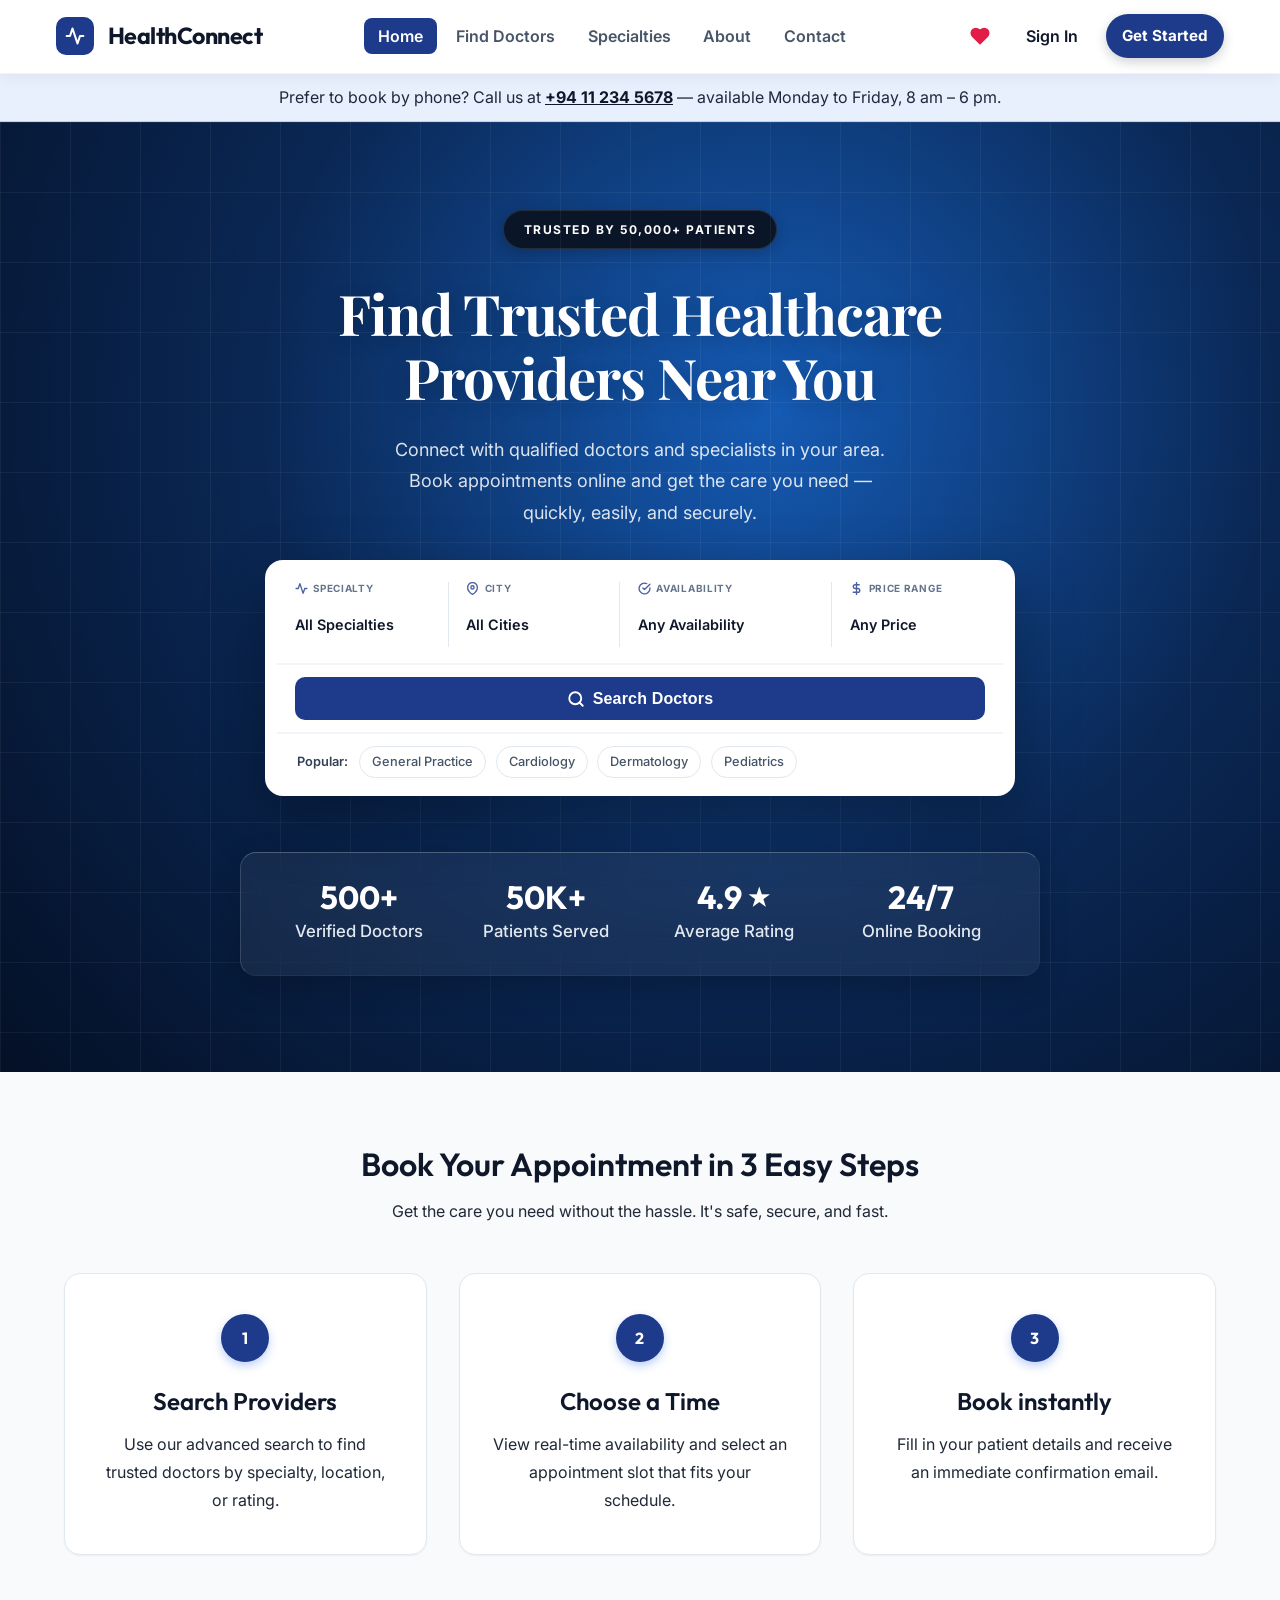
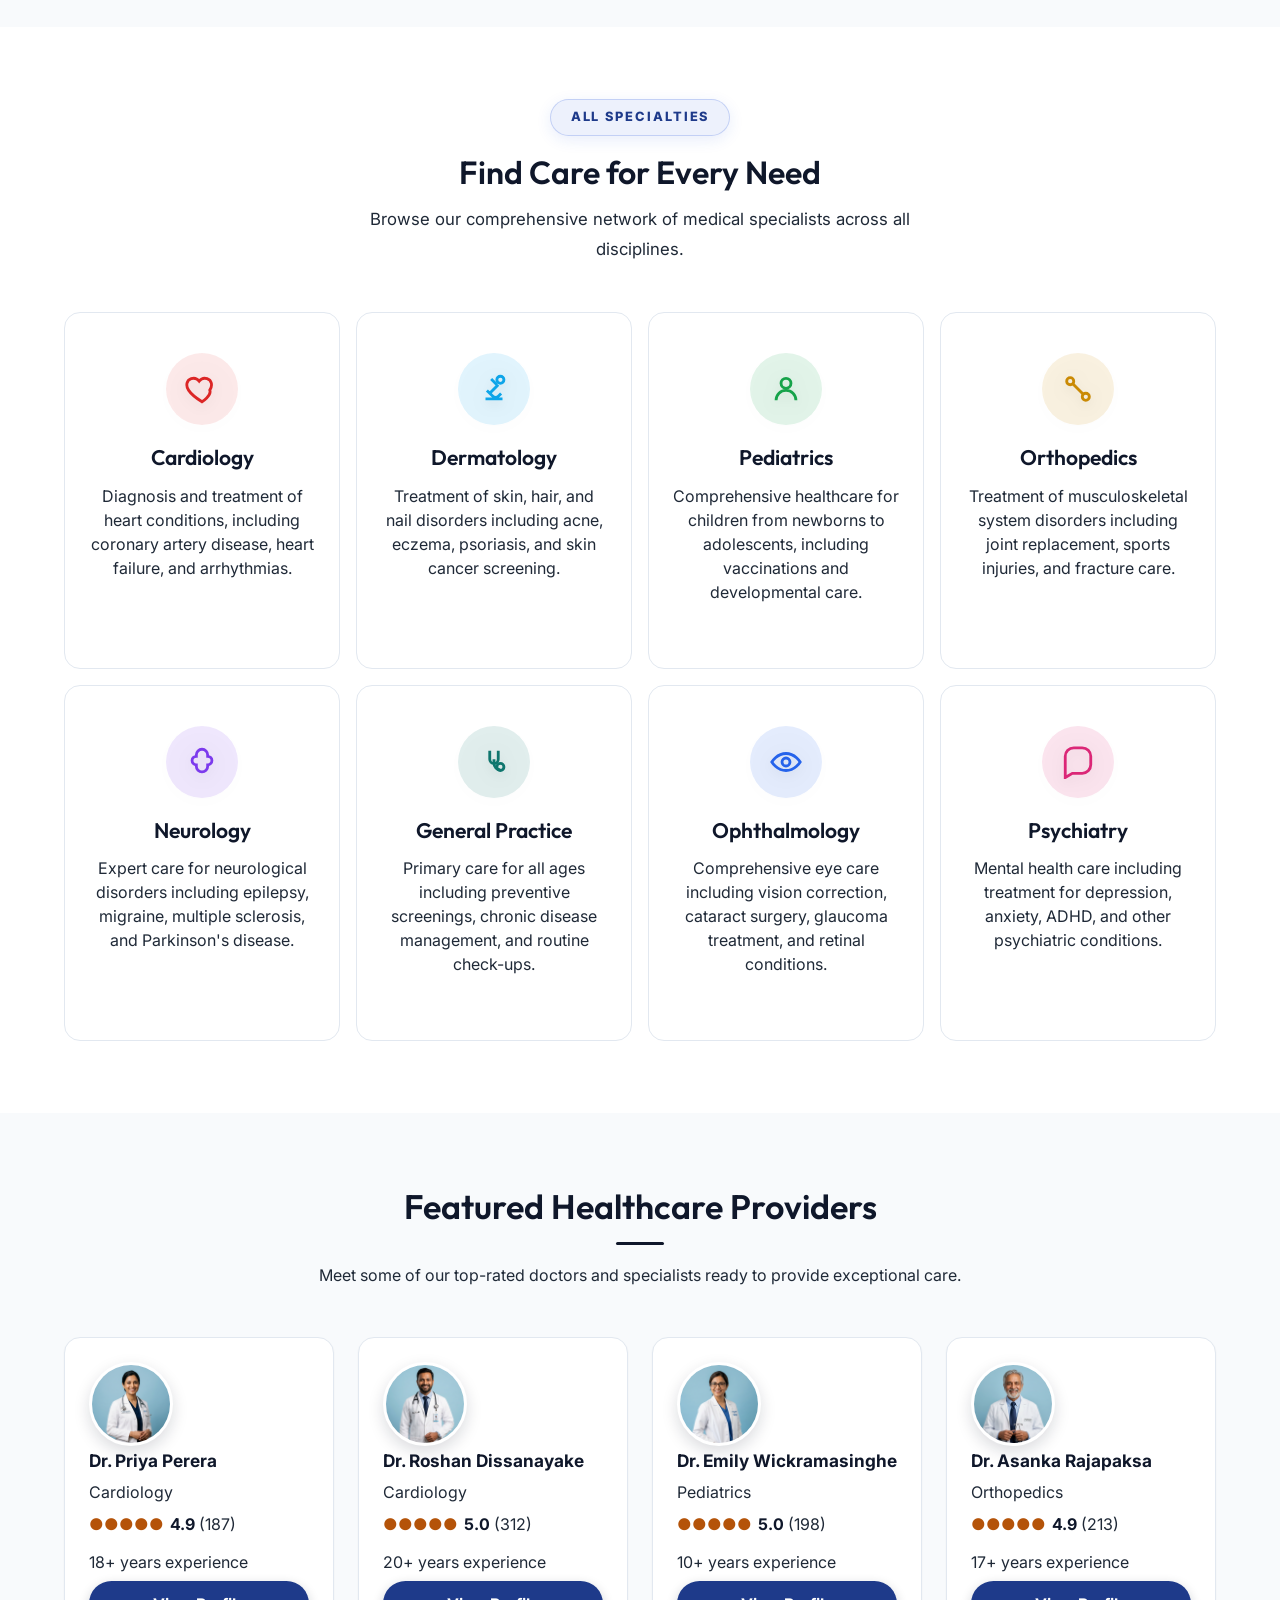
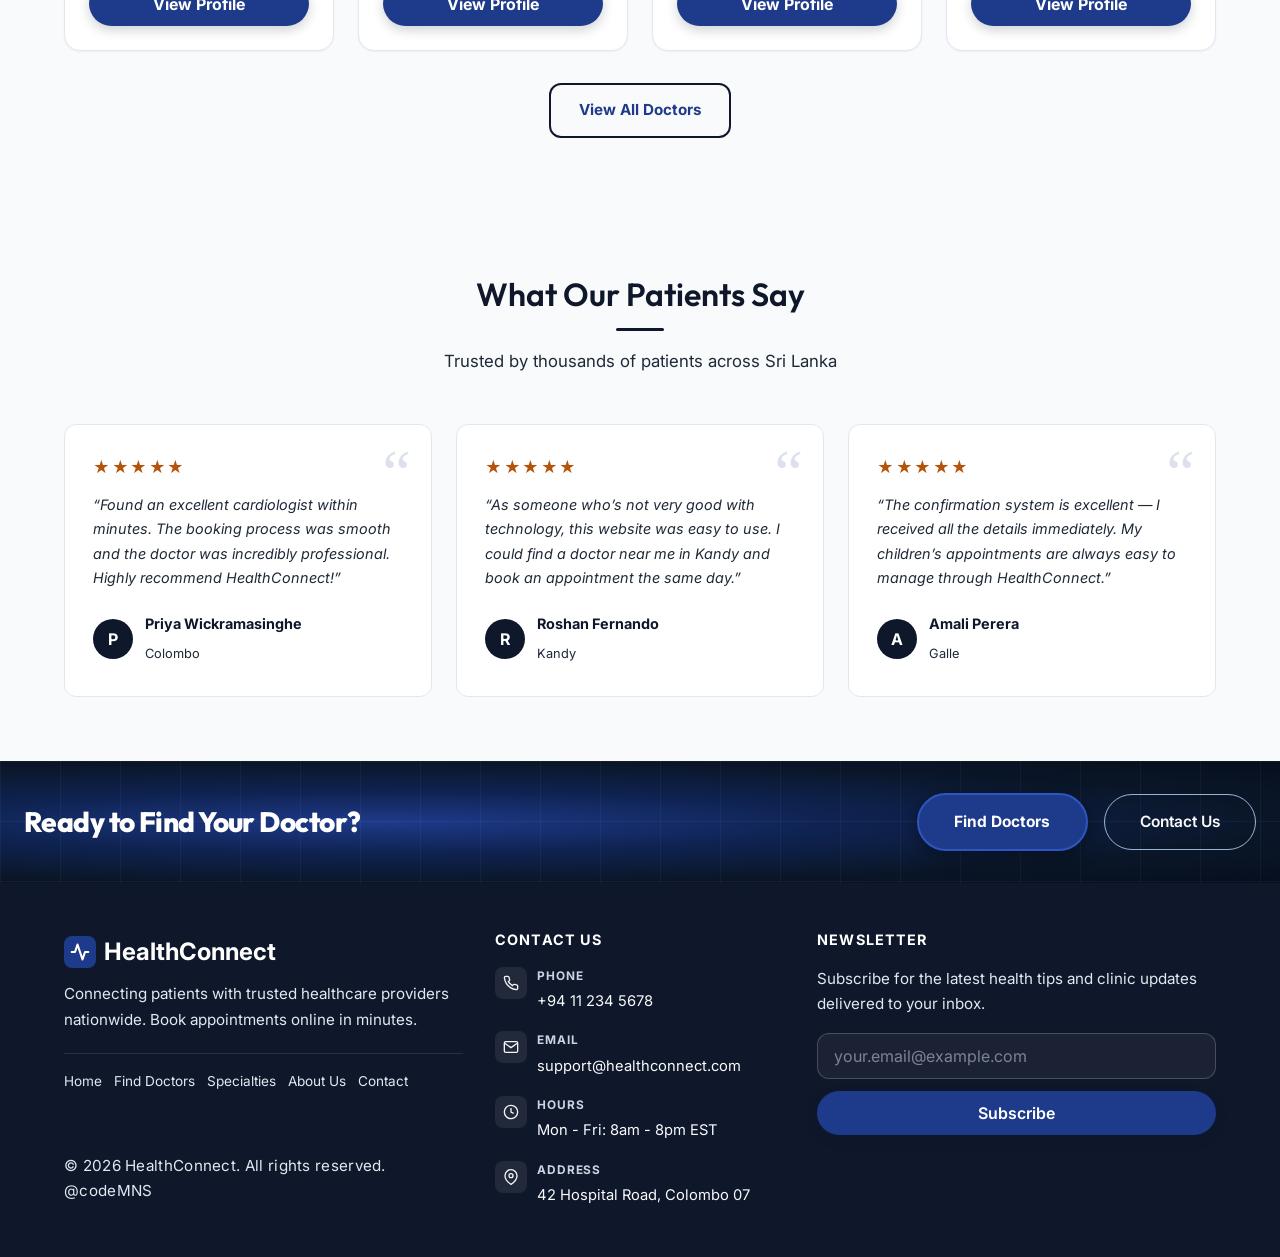
<file: index.html>
﻿<!DOCTYPE html>
<html lang="en">

<head>
  <meta charset="UTF-8">
  <meta name="viewport" content="width=device-width, initial-scale=1.0">
  <link rel="icon" type="image/svg+xml" href="images/favicon.svg">
  <title>HealthConnect - Find Trusted Healthcare Providers</title>
  <meta name="description"
    content="HealthConnect helps you find trusted healthcare providers across Sri Lanka. Browse 50+ specialist doctors, view availability, and book appointments online.">
  <!-- Google Fonts -->
  <link rel="preconnect" href="https://fonts.googleapis.com">
  <link rel="preconnect" href="https://fonts.gstatic.com" crossorigin>
  <link
    href="https://fonts.googleapis.com/css2?family=Inter:wght@400;500;600;700&family=Outfit:wght@500;600;700;800&family=Playfair+Display:wght@400;600;700&display=swap"
    rel="stylesheet">
  <link rel="stylesheet" href="css/global.css">
  <link rel="stylesheet" href="css/mobile.css">
  <link rel="stylesheet" href="css/auth.css">
  <link rel="stylesheet" href="css/home.css">
</head>

<body>
  <a href="#main-content" class="skip-link">Skip to main content</a>

  <!-- ===== HEADER / NAVIGATION ===== -->
  <header>
    <nav aria-label="Main navigation">
      <div class="container">
        <a href="index.html" class="logo">
          <div class="logo-icon-box">
            <svg xmlns="http://www.w3.org/2000/svg" width="20" height="20" viewBox="0 0 24 24" fill="none"
              stroke="currentColor" stroke-width="2.5" stroke-linecap="round" stroke-linejoin="round">
              <path d="M22 12h-4l-3 9L9 3l-3 9H2"></path>
            </svg>
          </div>
          <span class="logo-text">HealthConnect</span>
        </a>
        <button class="hamburger-btn" type="button" aria-label="Toggle navigation menu" aria-expanded="false">
          <span class="hamburger-line" aria-hidden="true"></span>
          <span class="hamburger-line" aria-hidden="true"></span>
          <span class="hamburger-line" aria-hidden="true"></span>
        </button>
        <ul class="nav-links">
          <li><a href="index.html" class="active" aria-current="page">Home</a></li>
          <li><a href="search.html">Find Doctors</a></li>
          <li><a href="specialties.html">Specialties</a></li>
          <li><a href="about.html">About</a></li>
          <li><a href="contact.html">Contact</a></li>
        </ul>
        <div class="nav-actions">
          <button class="nav-icon-btn" aria-label="Saved Doctors">
            <svg xmlns="http://www.w3.org/2000/svg" width="20" height="20" viewBox="0 0 24 24" fill="#e11d48"
              stroke="#e11d48" stroke-width="2" stroke-linecap="round" stroke-linejoin="round">
              <path
                d="M20.84 4.61a5.5 5.5 0 0 0-7.78 0L12 5.67l-1.06-1.06a5.5 5.5 0 0 0-7.78 7.78l1.06 1.06L12 21.23l7.78-7.78 1.06-1.06a5.5 5.5 0 0 0 0-7.78z">
              </path>
            </svg>
          </button>
          <a href="#" class="btn-sign-in">Sign In</a>
          <a href="index.html#how-it-works" class="btn-primary btn-sm">Get Started</a>
        </div>
      </div>
    </nav>
  </header>

  <!-- ===== MAIN CONTENT ===== -->
  <main id="main-content">

    <!-- ===== PHONE BOOKING BANNER ===== -->
    <div class="phone-banner" role="complementary" aria-label="Phone booking information">
      <div class="container">
        <p>
          Prefer to book by phone? Call us at
          <a href="tel:+94112345678" aria-label="Call HealthConnect on +94 11 234 5678">+94 11 234 5678</a>
          &mdash; available Monday to Friday, 8&nbsp;am &ndash; 6&nbsp;pm.
        </p>
      </div>
    </div>

    <!-- ===== HERO SECTION ===== -->
    <section class="fade-up hero-section hero" aria-labelledby="hero-heading">
      <div class="container hero-container">

        <div class="hero-top-pill">
          <span class="pill-text">TRUSTED BY 50,000+ PATIENTS</span>
        </div>

        <div class="hero-content">
          <h1 id="hero-heading">Find Trusted Healthcare<br>Providers Near You</h1>
          <p class="hero-sub">
            Connect with qualified doctors and specialists in your area.<br>
            Book appointments online and get the care you need &mdash;<br>
            quickly, easily, and securely.
          </p>

          <!-- Search Card -->
          <div class="hero-search-wrapper" role="search" aria-label="Search for healthcare providers">

            <!-- Filter Row -->
            <div class="hero-filter-row">

              <div class="hero-filter-col">
                <label for="hero-specialty">
                  <svg xmlns="http://www.w3.org/2000/svg" width="13" height="13" viewBox="0 0 24 24" fill="none"
                    stroke="currentColor" stroke-width="2.5" stroke-linecap="round" stroke-linejoin="round"
                    aria-hidden="true">
                    <path d="M22 12h-4l-3 9L9 3l-3 9H2" />
                  </svg>
                  Specialty
                </label>
                <select id="hero-specialty" name="specialty">
                  <option value="">All Specialties</option>
                  <option value="Cardiology">Cardiology</option>
                  <option value="General Practice">General Practice</option>
                  <option value="Pediatrics">Pediatrics</option>
                  <option value="Dermatology">Dermatology</option>
                  <option value="Orthopedics">Orthopedics</option>
                  <option value="Neurology">Neurology</option>
                  <option value="Oncology">Oncology</option>
                  <option value="Ophthalmology">Ophthalmology</option>
                </select>
              </div>

              <span class="hero-filter-divider" aria-hidden="true"></span>

              <div class="hero-filter-col">
                <label for="hero-city">
                  <svg xmlns="http://www.w3.org/2000/svg" width="13" height="13" viewBox="0 0 24 24" fill="none"
                    stroke="currentColor" stroke-width="2.5" stroke-linecap="round" stroke-linejoin="round"
                    aria-hidden="true">
                    <path d="M21 10c0 7-9 13-9 13s-9-6-9-13a9 9 0 0 1 18 0z" />
                    <circle cx="12" cy="10" r="3" />
                  </svg>
                  City
                </label>
                <select id="hero-city" name="city">
                  <option value="">All Cities</option>
                  <option value="Colombo">Colombo</option>
                  <option value="Kandy">Kandy</option>
                  <option value="Jaffna">Jaffna</option>
                  <option value="Negombo">Negombo</option>
                  <option value="Galle">Galle</option>
                  <option value="Kurunegala">Kurunegala</option>
                </select>
              </div>

              <span class="hero-filter-divider" aria-hidden="true"></span>

              <div class="hero-filter-col">
                <label for="hero-availability">
                  <svg xmlns="http://www.w3.org/2000/svg" width="13" height="13" viewBox="0 0 24 24" fill="none"
                    stroke="currentColor" stroke-width="2.5" stroke-linecap="round" stroke-linejoin="round"
                    aria-hidden="true">
                    <path d="M22 11.08V12a10 10 0 1 1-5.93-9.14" />
                    <polyline points="22 4 12 14.01 9 11.01" />
                  </svg>
                  Availability
                </label>
                <select id="hero-availability" name="availability">
                  <option value="">Any Availability</option>
                  <option value="accepting">Accepting Patients</option>
                  <option value="not">Not Accepting</option>
                </select>
              </div>

              <span class="hero-filter-divider" aria-hidden="true"></span>

              <div class="hero-filter-col">
                <label for="hero-price">
                  <svg xmlns="http://www.w3.org/2000/svg" width="13" height="13" viewBox="0 0 24 24" fill="none"
                    stroke="currentColor" stroke-width="2.5" stroke-linecap="round" stroke-linejoin="round"
                    aria-hidden="true">
                    <line x1="12" y1="1" x2="12" y2="23" />
                    <path d="M17 5H9.5a3.5 3.5 0 0 0 0 7h5a3.5 3.5 0 0 1 0 7H6" />
                  </svg>
                  Price Range
                </label>
                <select id="hero-price" name="price">
                  <option value="">Any Price</option>
                  <option value="under-2000">Under LKR 2,000</option>
                  <option value="2000-3000">LKR 2,000 &ndash; 3,000</option>
                  <option value="3000-5000">LKR 3,000 &ndash; 5,000</option>
                  <option value="above-5000">Above LKR 5,000</option>
                </select>
              </div>

            </div>

            <!-- Search button &mdash; full-width strip below filters -->
            <div class="hero-search-row">
              <button type="button" id="hero-search-btn" class="hero-search-btn"
                aria-label="Search for healthcare providers">
                <svg xmlns="http://www.w3.org/2000/svg" width="18" height="18" viewBox="0 0 24 24" fill="none"
                  stroke="currentColor" stroke-width="2.5" stroke-linecap="round" stroke-linejoin="round"
                  aria-hidden="true">
                  <circle cx="11" cy="11" r="8" />
                  <line x1="21" y1="21" x2="16.65" y2="16.65" />
                </svg>
                Search Doctors
              </button>
            </div>

            <!-- Quick Access -->
            <div class="hero-quick-links">
              <span class="hero-quick-label">Popular:</span>
              <a href="search.html?specialty=General%20Practice" class="hero-quick-tag">General Practice</a>
              <a href="search.html?specialty=Cardiology" class="hero-quick-tag">Cardiology</a>
              <a href="search.html?specialty=Dermatology" class="hero-quick-tag">Dermatology</a>
              <a href="search.html?specialty=Pediatrics" class="hero-quick-tag">Pediatrics</a>
            </div>

          </div>
        </div>

        <!-- Glassmorphic Stats Bar -->
        <div class="stats-glass-bar" role="region" aria-label="HealthConnect statistics">
          <div class="stats-glass-grid">
            <div class="stat-glass-item">
              <span class="stat-glass-number">500+</span>
              <span class="stat-glass-label">Verified Doctors</span>
            </div>
            <div class="stat-glass-item">
              <span class="stat-glass-number">50K+</span>
              <span class="stat-glass-label">Patients Served</span>
            </div>
            <div class="stat-glass-item">
              <span class="stat-glass-number">4.9 <span class="star-icon">&#9733;</span></span>
              <span class="stat-glass-label">Average Rating</span>
            </div>
            <div class="stat-glass-item">
              <span class="stat-glass-number">24/7</span>
              <span class="stat-glass-label">Online Booking</span>
            </div>
          </div>
        </div>

      </div>
    </section>

    <!-- ===== HOW IT WORKS (3 STEPS) ===== -->
    <section id="how-it-works" class="fade-up how-it-works-section" aria-labelledby="how-it-works-heading">
      <div class="container">
        <div class="section-header text-center">
          <h2 id="how-it-works-heading">Book Your Appointment in 3 Easy Steps</h2>
          <p class="section-sub text-muted">Get the care you need without the hassle. It's safe, secure, and fast.</p>
        </div>

        <div class="steps-grid">
          <div class="step-card">
            <div class="step-number">1</div>
            <h3>Search Providers</h3>
            <p>Use our advanced search to find trusted doctors by specialty, location, or rating.</p>
          </div>
          <div class="step-card">
            <div class="step-number">2</div>
            <h3>Choose a Time</h3>
            <p>View real-time availability and select an appointment slot that fits your schedule.</p>
          </div>
          <div class="step-card">
            <div class="step-number">3</div>
            <h3>Book instantly</h3>
            <p>Fill in your patient details and receive an immediate confirmation email.</p>
          </div>
        </div>
      </div>
    </section>

    <!-- ===== SERVICES / SPECIALTIES SECTION ===== -->
    <section class="fade-up specialties-section" aria-labelledby="specialties-heading">
      <div class="container">
        <div class="section-header text-center w-full">
          <span class="section-pill">ALL SPECIALTIES</span>
          <h2 id="specialties-heading" class="section-heading-large">Find Care for Every Need</h2>
          <p class="section-sub-large">
            Browse our comprehensive network of medical specialists across all disciplines.
          </p>
        </div>

        <div class="specialties-grid">
          <!-- Card 1 -->
          <a href="search.html?specialty=cardiology" class="specialty-card">
            <div class="specialty-emoji" aria-hidden="true"><svg viewBox="0 0 24 24" fill="none" stroke="currentColor"
                stroke-width="2">
                <path
                  d="M12 21s-7-4.35-9.5-8.2C.3 9.4 1.2 5.8 4.4 4.7c2-.7 4.2 0 5.6 1.8 1.4-1.8 3.6-2.5 5.6-1.8 3.2 1.1 4.1 4.7 1.9 8.1C19 16.65 12 21 12 21z" />
              </svg></div>
            <h3>Cardiology</h3>
            <p>Diagnosis and treatment of heart conditions, including coronary artery disease, heart failure, and
              arrhythmias.</p>
          </a>

          <!-- Card 2 -->
          <a href="search.html?specialty=dermatology" class="specialty-card">
            <div class="specialty-emoji" aria-hidden="true"><svg viewBox="0 0 24 24" fill="none" stroke="currentColor"
                stroke-width="2">
                <path d="M6 19h12M10 5l4 4M9 15l6-6M7 13l4 4a3 3 0 004.24 0l1.76-1.76" />
                <circle cx="16.5" cy="5.5" r="2.5" />
              </svg></div>
            <h3>Dermatology</h3>
            <p>Treatment of skin, hair, and nail disorders including acne, eczema, psoriasis, and skin cancer screening.
            </p>
          </a>

          <!-- Card 3 -->
          <a href="search.html?specialty=pediatrics" class="specialty-card">
            <div class="specialty-emoji" aria-hidden="true"><svg viewBox="0 0 24 24" fill="none" stroke="currentColor"
                stroke-width="2">
                <circle cx="12" cy="8" r="3.5" />
                <path d="M5 20a7 7 0 0114 0" />
              </svg></div>
            <h3>Pediatrics</h3>
            <p>Comprehensive healthcare for children from newborns to adolescents, including vaccinations and
              developmental care.</p>
          </a>

          <!-- Card 4 -->
          <a href="search.html?specialty=orthopedics" class="specialty-card">
            <div class="specialty-emoji" aria-hidden="true"><svg viewBox="0 0 24 24" fill="none" stroke="currentColor"
                stroke-width="2">
                <circle cx="6.5" cy="6.5" r="2.5" />
                <circle cx="17.5" cy="17.5" r="2.5" />
                <path d="M8.3 8.3l7.4 7.4" />
              </svg></div>
            <h3>Orthopedics</h3>
            <p>Treatment of musculoskeletal system disorders including joint replacement, sports injuries, and fracture
              care.</p>
          </a>

          <!-- Card 5 -->
          <a href="search.html?specialty=neurology" class="specialty-card">
            <div class="specialty-emoji" aria-hidden="true"><svg viewBox="0 0 24 24" fill="none" stroke="currentColor"
                stroke-width="2">
                <path
                  d="M12 3a4 4 0 00-4 4v1a3 3 0 00-3 3 3 3 0 003 3v1a4 4 0 008 0v-1a3 3 0 003-3 3 3 0 00-3-3V7a4 4 0 00-4-4z" />
              </svg></div>
            <h3>Neurology</h3>
            <p>Expert care for neurological disorders including epilepsy, migraine, multiple sclerosis, and Parkinson's
              disease.</p>
          </a>

          <!-- Card 6 -->
          <a href="search.html?specialty=general-practice" class="specialty-card">
            <div class="specialty-emoji" aria-hidden="true"><svg viewBox="0 0 24 24" fill="none" stroke="currentColor"
                stroke-width="2">
                <path d="M9 4v6a3 3 0 006 0V4" />
                <circle cx="16.5" cy="15.5" r="2.5" />
                <path d="M12 10v3a4.5 4.5 0 004.5 4.5" />
              </svg></div>
            <h3>General Practice</h3>
            <p>Primary care for all ages including preventive screenings, chronic disease management, and routine
              check-ups.</p>
          </a>

          <!-- Card 7 -->
          <a href="search.html?specialty=ophthalmology" class="specialty-card">
            <div class="specialty-emoji" aria-hidden="true"><svg viewBox="0 0 24 24" fill="none" stroke="currentColor"
                stroke-width="2">
                <path d="M2 12s3.5-6 10-6 10 6 10 6-3.5 6-10 6S2 12 2 12z" />
                <circle cx="12" cy="12" r="2.8" />
              </svg></div>
            <h3>Ophthalmology</h3>
            <p>Comprehensive eye care including vision correction, cataract surgery, glaucoma treatment, and retinal
              conditions.</p>
          </a>

          <!-- Card 8 -->
          <a href="search.html?specialty=psychiatry" class="specialty-card">
            <div class="specialty-emoji" aria-hidden="true"><svg viewBox="0 0 24 24" fill="none" stroke="currentColor"
                stroke-width="2">
                <path d="M21 14a6 6 0 01-6 6H8l-5 3V8a6 6 0 016-6h6a6 6 0 016 6z" />
              </svg></div>
            <h3>Psychiatry</h3>
            <p>Mental health care including treatment for depression, anxiety, ADHD, and other psychiatric conditions.
            </p>
          </a>
        </div>
      </div>
    </section>

    <!-- ===== FEATURED HEALTHCARE PROVIDERS ===== -->
    <section class="fade-up featured-section" aria-labelledby="featured-heading">
      <div class="container">
        <h2 id="featured-heading" class="section-heading">Featured Healthcare Providers</h2>
        <div class="section-divider" aria-hidden="true"></div>
        <p class="section-sub text-muted">
          Meet some of our top-rated doctors and specialists ready to provide exceptional care.
        </p>

        <div class="featured-grid">

          <!-- Doctor Card 1 -->
          <article class="card doctor-card" aria-label="Dr. Priya Perera, Cardiologist">
            <img src="images/doctor_001.png" onerror="this.onerror=null;this.src='images/avatar.svg';"
              alt="Profile photo of Dr. Priya Perera" class="doctor-avatar-img" width="84" height="84" loading="lazy">
            <h3 class="doctor-name">Dr. Priya Perera</h3>
            <p class="doctor-specialty text-muted">Cardiology</p>
            <div class="star-rating" role="img" aria-label="Rating: 4.9 out of 5 stars">
              <span aria-hidden="true">&#9679;&#9679;&#9679;&#9679;&#9679;</span>
              <span class="rating-number">4.9</span>
              <span class="rating-count">(187)</span>
            </div>
            <p class="doctor-experience text-muted">18+ years experience</p>
            <a href="profile.html?doctor=001" class="btn-primary btn-card"
              aria-label="View profile for Dr. Priya Perera">View Profile</a>
          </article>

          <!-- Doctor Card 2 -->
          <article class="card doctor-card" aria-label="Dr. Roshan Dissanayake, Cardiologist">
            <img src="images/doctor_005.png" onerror="this.onerror=null;this.src='images/avatar.svg';"
              alt="Profile photo of Dr. Roshan Dissanayake" class="doctor-avatar-img" width="84" height="84"
              loading="lazy">
            <h3 class="doctor-name">Dr. Roshan Dissanayake</h3>
            <p class="doctor-specialty text-muted">Cardiology</p>
            <div class="star-rating" role="img" aria-label="Rating: 5.0 out of 5 stars">
              <span aria-hidden="true">&#9679;&#9679;&#9679;&#9679;&#9679;</span>
              <span class="rating-number">5.0</span>
              <span class="rating-count">(312)</span>
            </div>
            <p class="doctor-experience text-muted">20+ years experience</p>
            <a href="profile.html?doctor=005" class="btn-primary btn-card"
              aria-label="View profile for Dr. Roshan Dissanayake">View Profile</a>
          </article>

          <!-- Doctor Card 3 -->
          <article class="card doctor-card" aria-label="Dr. Emily Wickramasinghe, Pediatrician">
            <img src="images/doctor_019.png" onerror="this.onerror=null;this.src='images/avatar.svg';"
              alt="Profile photo of Dr. Emily Wickramasinghe" class="doctor-avatar-img" width="84" height="84"
              loading="lazy">
            <h3 class="doctor-name">Dr. Emily Wickramasinghe</h3>
            <p class="doctor-specialty text-muted">Pediatrics</p>
            <div class="star-rating" role="img" aria-label="Rating: 5.0 out of 5 stars">
              <span aria-hidden="true">&#9679;&#9679;&#9679;&#9679;&#9679;</span>
              <span class="rating-number">5.0</span>
              <span class="rating-count">(198)</span>
            </div>
            <p class="doctor-experience text-muted">10+ years experience</p>
            <a href="profile.html?doctor=019" class="btn-primary btn-card"
              aria-label="View profile for Dr. Emily Wickramasinghe">View Profile</a>
          </article>

          <!-- Doctor Card 4 -->
          <article class="card doctor-card" aria-label="Dr. Asanka Rajapaksa, Orthopedic Surgeon">
            <img src="images/doctor_032.png" onerror="this.onerror=null;this.src='images/avatar.svg';"
              alt="Profile photo of Dr. Asanka Rajapaksa" class="doctor-avatar-img" width="84" height="84"
              loading="lazy">
            <h3 class="doctor-name">Dr. Asanka Rajapaksa</h3>
            <p class="doctor-specialty text-muted">Orthopedics</p>
            <div class="star-rating" role="img" aria-label="Rating: 4.9 out of 5 stars">
              <span aria-hidden="true">&#9679;&#9679;&#9679;&#9679;&#9679;</span>
              <span class="rating-number">4.9</span>
              <span class="rating-count">(213)</span>
            </div>
            <p class="doctor-experience text-muted">17+ years experience</p>
            <a href="profile.html?doctor=032" class="btn-primary btn-card"
              aria-label="View profile for Dr. Asanka Rajapaksa">View Profile</a>
          </article>

        </div>

        <div class="section-cta">
          <a href="search.html" class="btn-outline">View All Doctors</a>
        </div>

      </div>
    </section>

    <!-- ===== TESTIMONIALS ===== -->
    <section class="fade-up section section-alt" aria-labelledby="testimonials-heading">
      <div class="container">
        <div class="section-header">
          <h2 id="testimonials-heading">What Our Patients Say</h2>
          <div class="section-divider" aria-hidden="true"></div>
          <p>Trusted by thousands of patients across Sri Lanka</p>
        </div>
        <div class="testimonials-grid">
          <div class="testimonial-card">
            <div class="testimonial-stars" role="img" aria-label="5 out of 5 stars">&#9733;&#9733;&#9733;&#9733;&#9733;</div>
            <p class="testimonial-text">&ldquo;Found an excellent cardiologist within minutes. The booking process was
              smooth and the doctor was incredibly professional. Highly recommend HealthConnect!&rdquo;</p>
            <div class="testimonial-author">
              <div class="testimonial-avatar" aria-hidden="true">P</div>
              <div>
                <strong>Priya Wickramasinghe</strong>
                <span>Colombo</span>
              </div>
            </div>
          </div>
          <div class="testimonial-card">
            <div class="testimonial-stars" role="img" aria-label="5 out of 5 stars">&#9733;&#9733;&#9733;&#9733;&#9733;</div>
            <p class="testimonial-text">&ldquo;As someone who&rsquo;s not very good with technology, this website was
              easy to use. I could find a doctor near me in Kandy and book an appointment the same day.&rdquo;</p>
            <div class="testimonial-author">
              <div class="testimonial-avatar" aria-hidden="true">R</div>
              <div>
                <strong>Roshan Fernando</strong>
                <span>Kandy</span>
              </div>
            </div>
          </div>
          <div class="testimonial-card">
            <div class="testimonial-stars" role="img" aria-label="5 out of 5 stars">&#9733;&#9733;&#9733;&#9733;&#9733;</div>
            <p class="testimonial-text">&ldquo;The confirmation system is excellent &mdash; I received all the details
              immediately. My children&rsquo;s appointments are always easy to manage through HealthConnect.&rdquo;</p>
            <div class="testimonial-author">
              <div class="testimonial-avatar" aria-hidden="true">A</div>
              <div>
                <strong>Amali Perera</strong>
                <span>Galle</span>
              </div>
            </div>
          </div>
        </div>
      </div>
    </section>
  </main>

  <!-- ===== CTA SECTION ===== -->
  <section class="home-cta-section" aria-labelledby="cta-heading">
    <div class="container home-cta-content">
      <h2 id="cta-heading">Ready to Find Your Doctor?</h2>
      <div class="home-cta-buttons">
        <a href="search.html" class="home-cta-btn-primary">Find Doctors</a>
        <a href="contact.html" class="home-cta-btn-outline">Contact Us</a>
      </div>
    </div>
  </section>

  <!-- ===== FOOTER ===== -->
  <footer>
    <div class="footer-main">
      <div class="container">
        <div class="footer-grid">

          <!-- Column 1: Brand & Site Navigation -->
          <div class="footer-col">
            <a href="index.html" class="logo" aria-label="HealthConnect home">
              <span class="logo-icon" aria-hidden="true">
                <svg width="20" height="20" viewBox="0 0 24 24" fill="none" stroke="currentColor" stroke-width="2.5"
                  stroke-linecap="round" stroke-linejoin="round">
                  <path d="M22 12h-4l-3 9L9 3l-3 9H2" />
                </svg>
              </span>
              HealthConnect
            </a>
            <p>Connecting patients with trusted healthcare providers nationwide. Book appointments online in minutes.
            </p>
            <nav class="footer-nav" aria-label="Footer navigation">
              <a href="index.html">Home</a>
              <a href="search.html">Find Doctors</a>
              <a href="specialties.html">Specialties</a>
              <a href="about.html">About Us</a>
              <a href="contact.html">Contact</a>
            </nav>
            <p class="footer-copyright">&#169; 2026 HealthConnect. All rights reserved. @codeMNS</p>
          </div>

          <!-- Column 2: Contact Information -->
          <div class="footer-col footer-contact">
            <h3>Contact Us</h3>
            <div class="footer-contact-item">
              <span class="footer-contact-icon" aria-hidden="true">
                <svg viewBox="0 0 24 24" fill="none" stroke="currentColor" stroke-width="2" width="16" height="16">
                  <path
                    d="M22 16.92v3a2 2 0 01-2.18 2 19.79 19.79 0 01-8.63-3.07A19.5 19.5 0 015.13 12.8a19.79 19.79 0 01-3.07-8.67A2 2 0 014.11 2h3a2 2 0 012 1.72c.127.96.361 1.903.7 2.81a2 2 0 01-.45 2.11L8.09 9.91a16 16 0 006 6l1.27-1.27a2 2 0 012.11-.45c.907.339 1.85.573 2.81.7A2 2 0 0122 16.92z" />
                </svg>
              </span>
              <div class="footer-contact-text">
                <span class="footer-contact-label">Phone</span>
                <a href="tel:+94112345678" class="footer-contact-value">+94 11 234 5678</a>
              </div>
            </div>
            <div class="footer-contact-item">
              <span class="footer-contact-icon" aria-hidden="true">
                <svg viewBox="0 0 24 24" fill="none" stroke="currentColor" stroke-width="2" width="16" height="16">
                  <path d="M4 4h16c1.1 0 2 .9 2 2v12c0 1.1-.9 2-2 2H4c-1.1 0-2-.9-2-2V6c0-1.1.9-2 2-2z" />
                  <polyline points="22,6 12,13 2,6" />
                </svg>
              </span>
              <div class="footer-contact-text">
                <span class="footer-contact-label">Email</span>
                <a href="mailto:support@healthconnect.com" class="footer-contact-value">support@healthconnect.com</a>
              </div>
            </div>
            <div class="footer-contact-item">
              <span class="footer-contact-icon" aria-hidden="true">
                <svg viewBox="0 0 24 24" fill="none" stroke="currentColor" stroke-width="2" width="16" height="16">
                  <circle cx="12" cy="12" r="10" />
                  <polyline points="12 6 12 12 16 14" />
                </svg>
              </span>
              <div class="footer-contact-text">
                <span class="footer-contact-label">Hours</span>
                <span class="footer-contact-value">Mon - Fri: 8am - 8pm EST</span>
              </div>
            </div>
            <div class="footer-contact-item">
              <span class="footer-contact-icon" aria-hidden="true">
                <svg viewBox="0 0 24 24" fill="none" stroke="currentColor" stroke-width="2" width="16" height="16">
                  <path d="M21 10c0 7-9 13-9 13s-9-6-9-13a9 9 0 0118 0z" />
                  <circle cx="12" cy="10" r="3" />
                </svg>
              </span>
              <div class="footer-contact-text">
                <span class="footer-contact-label">Address</span>
                <span class="footer-contact-value">42 Hospital Road, Colombo 07</span>
              </div>
            </div>
          </div>

          <!-- Column 3: Newsletter -->
          <div class="footer-col footer-newsletter">
            <h3>Newsletter</h3>
            <p>Subscribe for the latest health tips and clinic updates delivered to your inbox.</p>
            <form class="newsletter-form" action="#"
              onsubmit="event.preventDefault(); alert('Thank you for subscribing!');">
              <input type="email" placeholder="your.email@example.com" required
                aria-label="Email address for newsletter">
              <button type="submit" class="btn-primary" aria-label="Subscribe to newsletter">Subscribe</button>
            </form>
          </div>

        </div>
      </div>
    </div>
  </footer>

  <script src="js/mobile-nav.js"></script>
  <!-- Back to Top Button -->
  <button id="backToTop" class="back-to-top" aria-label="Back to top" title="Back to top">
    <svg xmlns="http://www.w3.org/2000/svg" width="24" height="24" viewBox="0 0 24 24" fill="none" stroke="currentColor"
      stroke-width="2.5" stroke-linecap="round" stroke-linejoin="round">
      <line x1="12" y1="19" x2="12" y2="5"></line>
      <polyline points="5 12 12 5 19 12"></polyline>
    </svg>
  </button>

  <!-- Professional Enhancements JS -->
  <script src="js/auth.js"></script>
  <script src="js/main.js"></script>
</body>

</html>
</file>
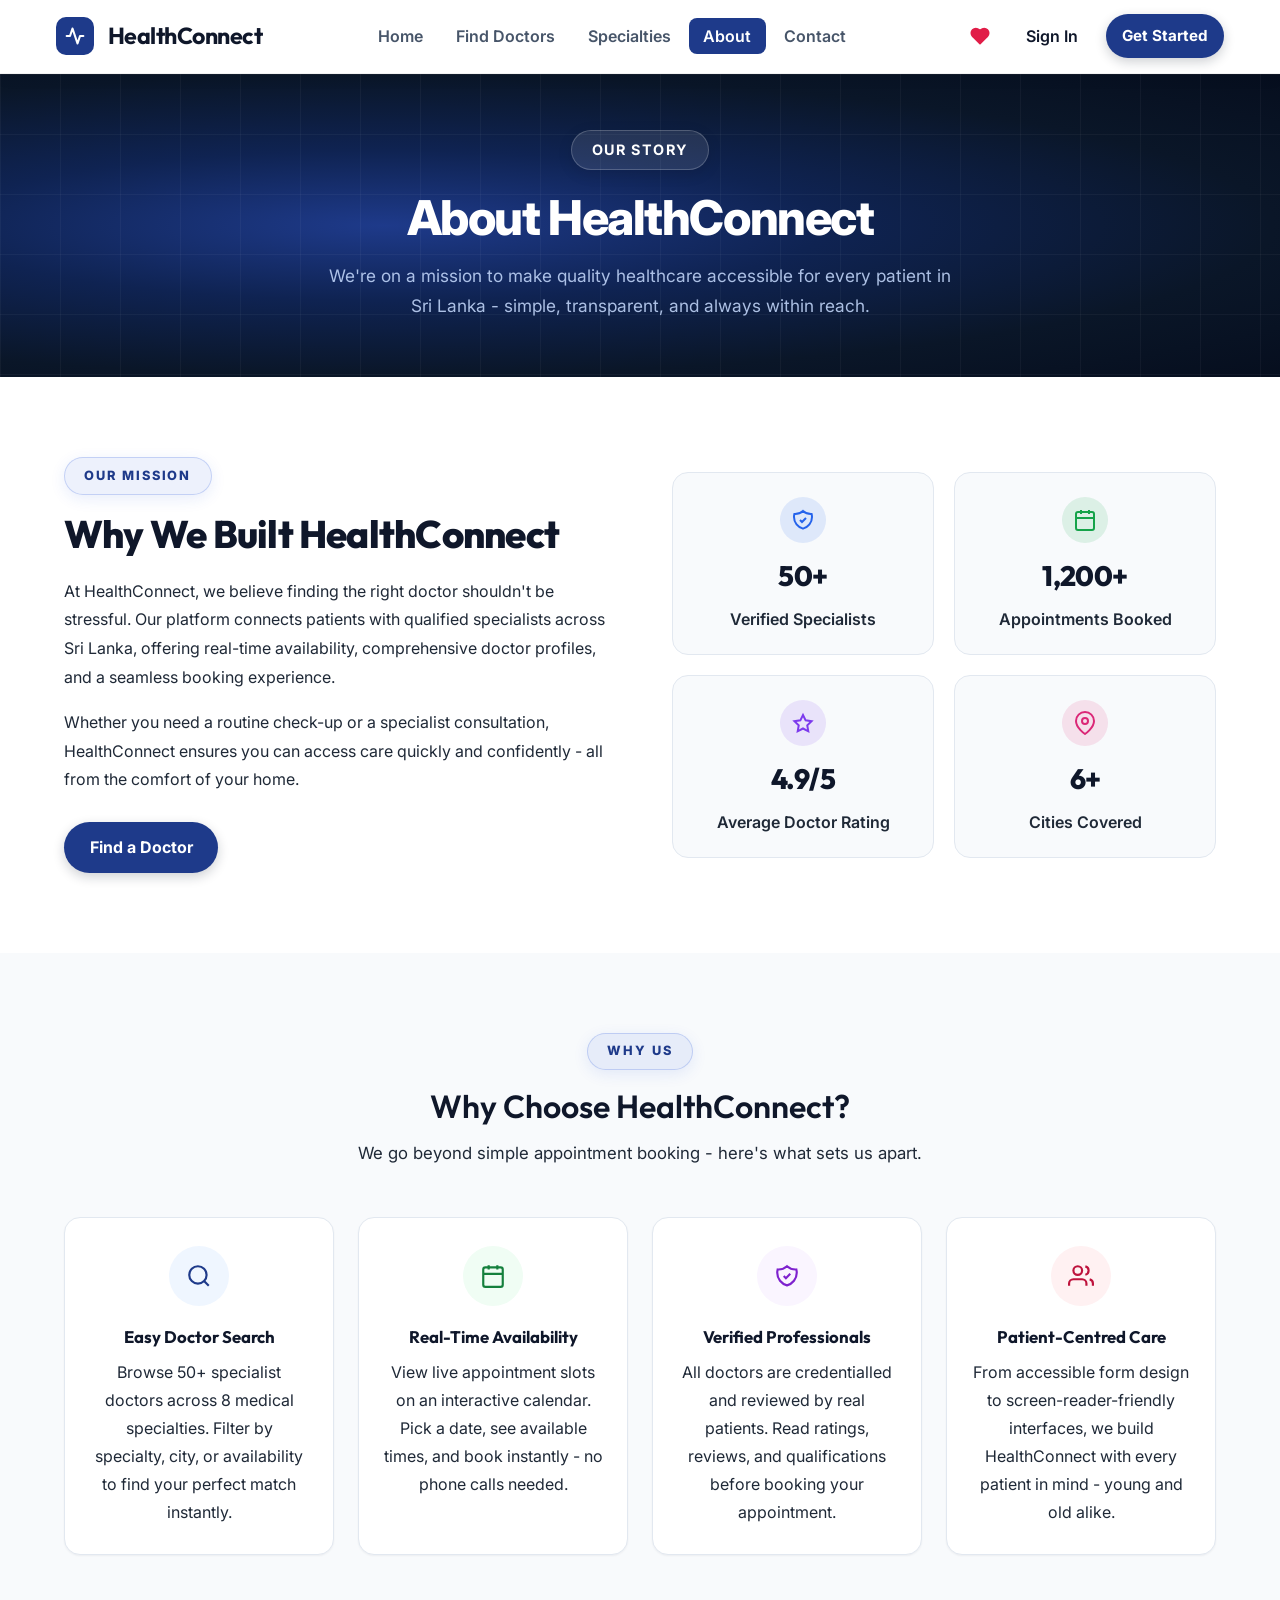
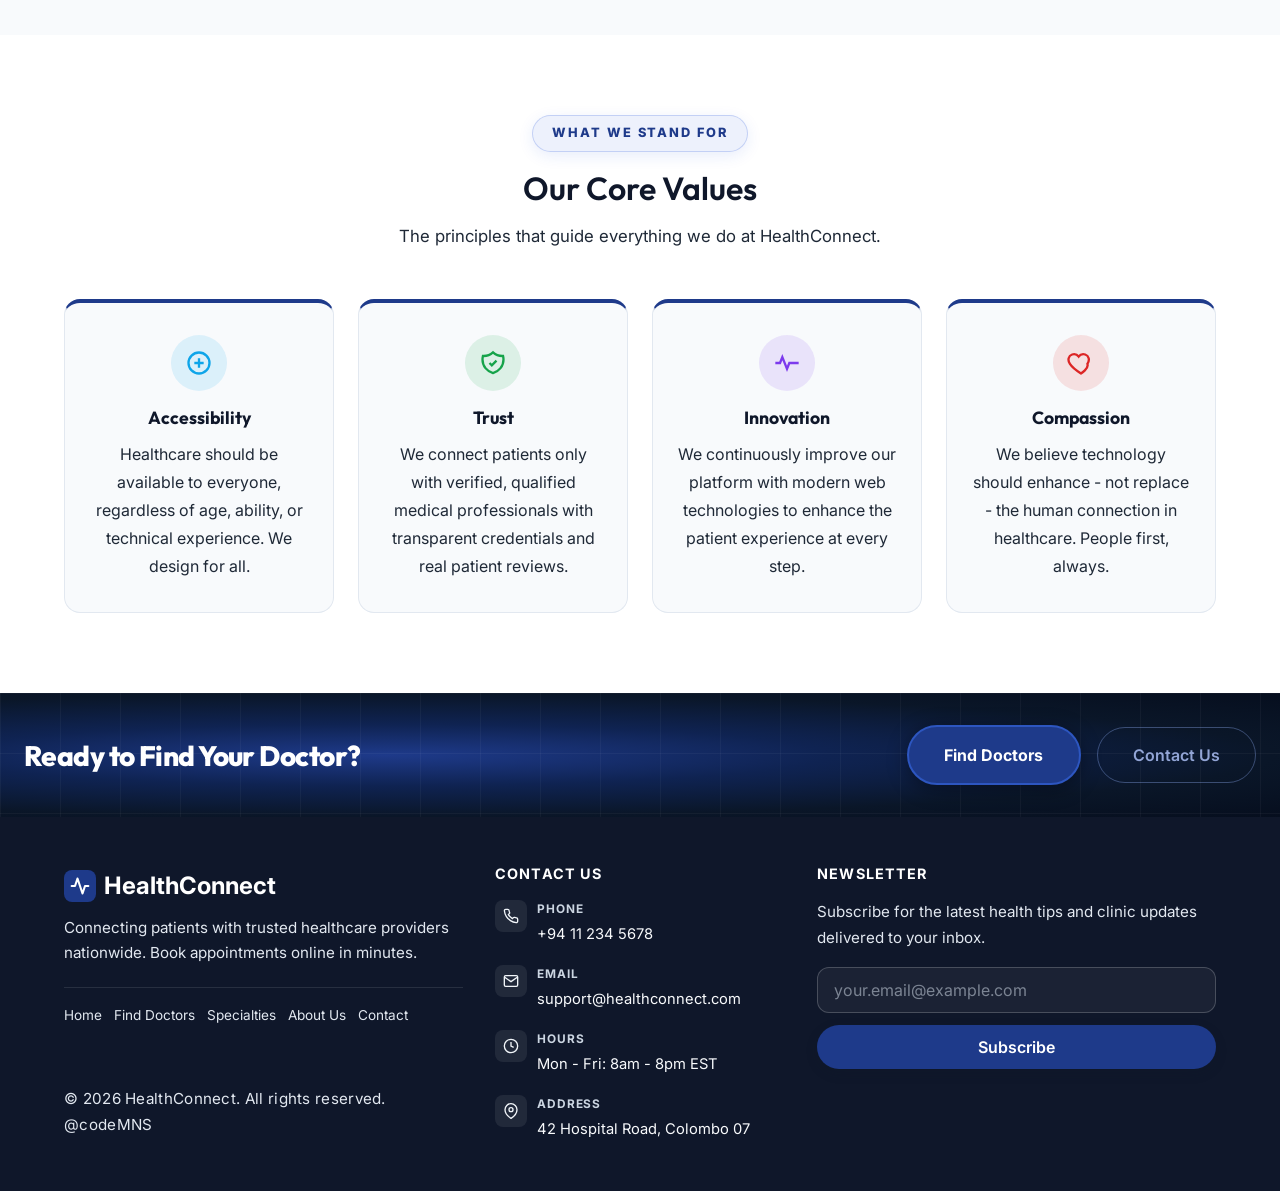
<file: about.html>
﻿<!DOCTYPE html>
<html lang="en">

<head>
  <meta charset="UTF-8">
  <meta name="viewport" content="width=device-width, initial-scale=1.0">
  <link rel="icon" type="image/svg+xml" href="images/favicon.svg">
  <title>About Us - HealthConnect</title>
  <meta name="description"
    content="Learn about HealthConnect - our mission, values, and commitment to connecting patients with trusted healthcare providers across Sri Lanka.">
  <!-- Google Fonts -->
  <link rel="preconnect" href="https://fonts.googleapis.com">
  <link rel="preconnect" href="https://fonts.gstatic.com" crossorigin>
  <link
    href="https://fonts.googleapis.com/css2?family=Inter:wght@400;500;600;700&family=Outfit:wght@500;600;700;800&family=Playfair+Display:wght@400;600;700&display=swap"
    rel="stylesheet">
  <link rel="stylesheet" href="css/global.css">
  <link rel="stylesheet" href="css/mobile.css">
  <link rel="stylesheet" href="css/auth.css">
  <link rel="stylesheet" href="css/home.css">
  <link rel="stylesheet" href="css/about.css">
</head>

<body>
  <a href="#main-content" class="skip-link">Skip to main content</a>

  <!-- ===== HEADER / NAVIGATION ===== -->
  <header>
    <nav aria-label="Main navigation">
      <div class="container">
        <a href="index.html" class="logo">
          <div class="logo-icon-box">
            <svg xmlns="http://www.w3.org/2000/svg" width="20" height="20" viewBox="0 0 24 24" fill="none"
              stroke="currentColor" stroke-width="2.5" stroke-linecap="round" stroke-linejoin="round">
              <path d="M22 12h-4l-3 9L9 3l-3 9H2"></path>
            </svg>
          </div>
          <span class="logo-text">HealthConnect</span>
        </a>
        <button class="hamburger-btn" type="button" aria-label="Toggle navigation menu" aria-expanded="false">
          <span class="hamburger-line" aria-hidden="true"></span>
          <span class="hamburger-line" aria-hidden="true"></span>
          <span class="hamburger-line" aria-hidden="true"></span>
        </button>
        <ul class="nav-links">
          <li><a href="index.html">Home</a></li>
          <li><a href="search.html">Find Doctors</a></li>
          <li><a href="specialties.html">Specialties</a></li>
          <li><a href="about.html" class="active" aria-current="page">About</a></li>
          <li><a href="contact.html">Contact</a></li>
        </ul>
        <div class="nav-actions">
          <button class="nav-icon-btn" aria-label="Saved Doctors">
            <svg xmlns="http://www.w3.org/2000/svg" width="20" height="20" viewBox="0 0 24 24" fill="#e11d48"
              stroke="#e11d48" stroke-width="2" stroke-linecap="round" stroke-linejoin="round">
              <path
                d="M20.84 4.61a5.5 5.5 0 0 0-7.78 0L12 5.67l-1.06-1.06a5.5 5.5 0 0 0-7.78 7.78l1.06 1.06L12 21.23l7.78-7.78 1.06-1.06a5.5 5.5 0 0 0 0-7.78z">
              </path>
            </svg>
          </button>
          <a href="#" class="btn-sign-in">Sign In</a>
          <a href="index.html#how-it-works" class="btn-primary btn-sm">Get Started</a>
        </div>
      </div>
    </nav>
  </header>

  <!-- ===== MAIN CONTENT ===== -->
  <main id="main-content">

    <!-- ===== HERO ===== -->
    <section class="subpage-hero" aria-labelledby="about-heading">
      <div class="container subpage-hero-content">
        <span class="section-pill">OUR STORY</span>
        <h1 id="about-heading">About HealthConnect</h1>
        <p>We're on a mission to make quality healthcare accessible for every patient in Sri Lanka - simple,
          transparent, and always within reach.</p>
      </div>
    </section>

    <!-- ===== OUR MISSION ===== -->
    <section class="fade-up about-mission" aria-labelledby="mission-heading">
      <div class="container">
        <div class="about-mission-grid">
          <div class="about-mission-content">
            <span class="section-pill">OUR MISSION</span>
            <h2 id="mission-heading">Why We Built HealthConnect</h2>
            <p>At HealthConnect, we believe finding the right doctor shouldn't be stressful. Our platform
              connects
              patients with qualified specialists across Sri Lanka, offering real-time availability,
              comprehensive
              doctor profiles, and a seamless booking experience.</p>
            <p>Whether you need a routine check-up or a specialist consultation, HealthConnect ensures you
              can access
              care quickly and confidently - all from the comfort of your home.</p>
            <a href="search.html" class="btn-primary">Find a Doctor</a>
          </div>
          <div class="about-mission-visual">
            <div class="about-mission-card-grid">
              <div class="about-mission-stat-card">
                <span class="about-mission-stat-icon" aria-hidden="true"><svg viewBox="0 0 24 24" fill="none"
                    stroke="currentColor" stroke-width="2">
                    <path
                      d="M9 12l2 2 4-4m5.618-4.016A11.955 11.955 0 0112 2.944a11.955 11.955 0 01-8.618 3.04A12.02 12.02 0 003 9c0 5.591 3.824 10.29 9 11.622 5.176-1.332 9-6.03 9-11.622 0-1.042-.133-2.052-.382-3.016z" />
                  </svg></span>
                <span class="about-mission-stat-num">50+</span>
                <span class="about-mission-stat-lbl">Verified Specialists</span>
              </div>
              <div class="about-mission-stat-card">
                <span class="about-mission-stat-icon" aria-hidden="true"><svg viewBox="0 0 24 24" fill="none"
                    stroke="currentColor" stroke-width="2">
                    <rect x="3" y="4" width="18" height="18" rx="2" />
                    <path d="M16 2v4M8 2v4M3 10h18" />
                  </svg></span>
                <span class="about-mission-stat-num">1,200+</span>
                <span class="about-mission-stat-lbl">Appointments Booked</span>
              </div>
              <div class="about-mission-stat-card">
                <span class="about-mission-stat-icon" aria-hidden="true"><svg viewBox="0 0 24 24" fill="none"
                    stroke="currentColor" stroke-width="2">
                    <path
                      d="M12 17.5l-5.29 2.78 1.01-5.89-4.28-4.17 5.91-.86L12 4l2.64 5.36 5.91.86-4.28 4.17 1.01 5.89z" />
                  </svg></span>
                <span class="about-mission-stat-num">4.9/5</span>
                <span class="about-mission-stat-lbl">Average Doctor Rating</span>
              </div>
              <div class="about-mission-stat-card">
                <span class="about-mission-stat-icon" aria-hidden="true"><svg viewBox="0 0 24 24" fill="none"
                    stroke="currentColor" stroke-width="2">
                    <path d="M21 10c0 7-9 13-9 13s-9-6-9-13a9 9 0 0118 0z" />
                    <circle cx="12" cy="10" r="3" />
                  </svg></span>
                <span class="about-mission-stat-num">6+</span>
                <span class="about-mission-stat-lbl">Cities Covered</span>
              </div>
            </div>
          </div>
        </div>
      </div>
    </section>

    <!-- ===== WHY CHOOSE US ===== -->
    <section class="fade-up about-features" aria-labelledby="features-heading">
      <div class="container">
        <div class="section-header text-center">
          <span class="section-pill">WHY US</span>
          <h2 id="features-heading" class="section-heading-large">Why Choose HealthConnect?</h2>
          <p class="section-sub-large">We go beyond simple appointment booking - here's what sets us apart.
          </p>
        </div>
        <div class="about-features-grid">
          <!-- Feature 1 -->
          <div class="about-feature-card">
            <div class="about-feature-icon about-feature-icon--blue" aria-hidden="true">
              <svg viewBox="0 0 24 24" fill="none" stroke="currentColor" stroke-width="2" width="26" height="26">
                <circle cx="11" cy="11" r="8" />
                <path d="M21 21l-4.35-4.35" />
              </svg>
            </div>
            <h3>Easy Doctor Search</h3>
            <p>Browse 50+ specialist doctors across 8 medical specialties. Filter by specialty, city, or
              availability
              to find your perfect match instantly.</p>
          </div>
          <!-- Feature 2 -->
          <div class="about-feature-card">
            <div class="about-feature-icon about-feature-icon--green" aria-hidden="true">
              <svg viewBox="0 0 24 24" fill="none" stroke="currentColor" stroke-width="2" width="26" height="26">
                <rect x="3" y="4" width="18" height="18" rx="2" />
                <path d="M16 2v4M8 2v4M3 10h18" />
              </svg>
            </div>
            <h3>Real-Time Availability</h3>
            <p>View live appointment slots on an interactive calendar. Pick a date, see available times, and
              book
              instantly - no phone calls needed.</p>
          </div>
          <!-- Feature 3 -->
          <div class="about-feature-card">
            <div class="about-feature-icon about-feature-icon--purple" aria-hidden="true">
              <svg viewBox="0 0 24 24" fill="none" stroke="currentColor" stroke-width="2" width="26" height="26">
                <path
                  d="M9 12l2 2 4-4m5.618-4.016A11.955 11.955 0 0112 2.944a11.955 11.955 0 01-8.618 3.04A12.02 12.02 0 003 9c0 5.591 3.824 10.29 9 11.622 5.176-1.332 9-6.03 9-11.622 0-1.042-.133-2.052-.382-3.016z" />
              </svg>
            </div>
            <h3>Verified Professionals</h3>
            <p>All doctors are credentialled and reviewed by real patients. Read ratings, reviews, and
              qualifications
              before booking your appointment.</p>
          </div>
          <!-- Feature 4 -->
          <div class="about-feature-card">
            <div class="about-feature-icon about-feature-icon--red" aria-hidden="true">
              <svg viewBox="0 0 24 24" fill="none" stroke="currentColor" stroke-width="2" width="26" height="26">
                <path d="M17 21v-2a4 4 0 00-4-4H5a4 4 0 00-4 4v2" />
                <circle cx="9" cy="7" r="4" />
                <path d="M23 21v-2a4 4 0 00-3-3.87M16 3.13a4 4 0 010 7.75" />
              </svg>
            </div>
            <h3>Patient-Centred Care</h3>
            <p>From accessible form design to screen-reader-friendly interfaces, we build HealthConnect with
              every
              patient in mind - young and old alike.</p>
          </div>
        </div>
      </div>
    </section>

    <!-- ===== OUR VALUES ===== -->
    <section class="fade-up about-values" aria-labelledby="values-heading">
      <div class="container">
        <div class="section-header text-center">
          <span class="section-pill">WHAT WE STAND FOR</span>
          <h2 id="values-heading" class="section-heading-large">Our Core Values</h2>
          <p class="section-sub-large">The principles that guide everything we do at HealthConnect.</p>
        </div>
        <div class="about-values-grid">
          <div class="about-value-card">
            <div class="about-value-emoji" aria-hidden="true"><svg viewBox="0 0 24 24" fill="none" stroke="currentColor"
                stroke-width="2">
                <path d="M12 3a9 9 0 100 18 9 9 0 000-18z" />
                <path d="M8 12h8M12 8v8" />
              </svg></div>
            <h3>Accessibility</h3>
            <p>Healthcare should be available to everyone, regardless of age, ability, or technical
              experience. We
              design for all.</p>
          </div>
          <div class="about-value-card">
            <div class="about-value-emoji" aria-hidden="true"><svg viewBox="0 0 24 24" fill="none" stroke="currentColor"
                stroke-width="2">
                <path
                  d="M9 12l2 2 4-4m5.618-4.016A11.955 11.955 0 0112 2.944a11.955 11.955 0 01-8.618 3.04A12.02 12.02 0 003 9c0 5.591 3.824 10.29 9 11.622 5.176-1.332 9-6.03 9-11.622 0-1.042-.133-2.052-.382-3.016z" />
              </svg></div>
            <h3>Trust</h3>
            <p>We connect patients only with verified, qualified medical professionals with transparent
              credentials and
              real patient reviews.</p>
          </div>
          <div class="about-value-card">
            <div class="about-value-emoji" aria-hidden="true"><svg viewBox="0 0 24 24" fill="none" stroke="currentColor"
                stroke-width="2">
                <path d="M2 12h4l2-5 4 10 2-5h8" />
              </svg></div>
            <h3>Innovation</h3>
            <p>We continuously improve our platform with modern web technologies to enhance the patient
              experience at
              every step.</p>
          </div>
          <div class="about-value-card">
            <div class="about-value-emoji" aria-hidden="true"><svg viewBox="0 0 24 24" fill="none" stroke="currentColor"
                stroke-width="2">
                <path
                  d="M12 21s-7-4.35-9.5-8.2C.3 9.4 1.2 5.8 4.4 4.7c2-.7 4.2 0 5.6 1.8 1.4-1.8 3.6-2.5 5.6-1.8 3.2 1.1 4.1 4.7 1.9 8.1C19 16.65 12 21 12 21z" />
              </svg></div>
            <h3>Compassion</h3>
            <p>We believe technology should enhance - not replace - the human connection in healthcare.
              People first,
              always.</p>
          </div>
        </div>
      </div>
    </section>

    <!-- ===== CTA SECTION ===== -->
    <section class="home-cta-section" aria-labelledby="cta-heading">
      <div class="container home-cta-content">
        <h2 id="cta-heading">Ready to Find Your Doctor?</h2>
        <div class="home-cta-buttons">
          <a href="search.html" class="home-cta-btn-primary">Find Doctors</a>
          <a href="contact.html" class="home-cta-btn-outline">Contact Us</a>
        </div>
      </div>
    </section>

  </main>

  <!-- ===== FOOTER ===== -->
  <footer>
    <div class="footer-main">
      <div class="container">
        <div class="footer-grid">

          <!-- Column 1: Brand & Site Navigation -->
          <div class="footer-col">
            <a href="index.html" class="logo" aria-label="HealthConnect home">
              <span class="logo-icon" aria-hidden="true">
                <svg width="20" height="20" viewBox="0 0 24 24" fill="none" stroke="currentColor" stroke-width="2.5"
                  stroke-linecap="round" stroke-linejoin="round">
                  <path d="M22 12h-4l-3 9L9 3l-3 9H2" />
                </svg>
              </span>
              HealthConnect
            </a>
            <p>Connecting patients with trusted healthcare providers nationwide. Book appointments online in minutes.
            </p>
            <nav class="footer-nav" aria-label="Footer navigation">
              <a href="index.html">Home</a>
              <a href="search.html">Find Doctors</a>
              <a href="specialties.html">Specialties</a>
              <a href="about.html">About Us</a>
              <a href="contact.html">Contact</a>
            </nav>
            <p class="footer-copyright">&#169; 2026 HealthConnect. All rights reserved. @codeMNS</p>
          </div>

          <!-- Column 2: Contact Information -->
          <div class="footer-col footer-contact">
            <h3>Contact Us</h3>
            <div class="footer-contact-item">
              <span class="footer-contact-icon" aria-hidden="true">
                <svg viewBox="0 0 24 24" fill="none" stroke="currentColor" stroke-width="2" width="16" height="16">
                  <path
                    d="M22 16.92v3a2 2 0 01-2.18 2 19.79 19.79 0 01-8.63-3.07A19.5 19.5 0 015.13 12.8a19.79 19.79 0 01-3.07-8.67A2 2 0 014.11 2h3a2 2 0 012 1.72c.127.96.361 1.903.7 2.81a2 2 0 01-.45 2.11L8.09 9.91a16 16 0 006 6l1.27-1.27a2 2 0 012.11-.45c.907.339 1.85.573 2.81.7A2 2 0 0122 16.92z" />
                </svg>
              </span>
              <div class="footer-contact-text">
                <span class="footer-contact-label">Phone</span>
                <a href="tel:+94112345678" class="footer-contact-value">+94 11 234 5678</a>
              </div>
            </div>
            <div class="footer-contact-item">
              <span class="footer-contact-icon" aria-hidden="true">
                <svg viewBox="0 0 24 24" fill="none" stroke="currentColor" stroke-width="2" width="16" height="16">
                  <path d="M4 4h16c1.1 0 2 .9 2 2v12c0 1.1-.9 2-2 2H4c-1.1 0-2-.9-2-2V6c0-1.1.9-2 2-2z" />
                  <polyline points="22,6 12,13 2,6" />
                </svg>
              </span>
              <div class="footer-contact-text">
                <span class="footer-contact-label">Email</span>
                <a href="mailto:support@healthconnect.com" class="footer-contact-value">support@healthconnect.com</a>
              </div>
            </div>
            <div class="footer-contact-item">
              <span class="footer-contact-icon" aria-hidden="true">
                <svg viewBox="0 0 24 24" fill="none" stroke="currentColor" stroke-width="2" width="16" height="16">
                  <circle cx="12" cy="12" r="10" />
                  <polyline points="12 6 12 12 16 14" />
                </svg>
              </span>
              <div class="footer-contact-text">
                <span class="footer-contact-label">Hours</span>
                <span class="footer-contact-value">Mon - Fri: 8am - 8pm EST</span>
              </div>
            </div>
            <div class="footer-contact-item">
              <span class="footer-contact-icon" aria-hidden="true">
                <svg viewBox="0 0 24 24" fill="none" stroke="currentColor" stroke-width="2" width="16" height="16">
                  <path d="M21 10c0 7-9 13-9 13s-9-6-9-13a9 9 0 0118 0z" />
                  <circle cx="12" cy="10" r="3" />
                </svg>
              </span>
              <div class="footer-contact-text">
                <span class="footer-contact-label">Address</span>
                <span class="footer-contact-value">42 Hospital Road, Colombo 07</span>
              </div>
            </div>
          </div>

          <!-- Column 3: Newsletter -->
          <div class="footer-col footer-newsletter">
            <h3>Newsletter</h3>
            <p>Subscribe for the latest health tips and clinic updates delivered to your inbox.</p>
            <form class="newsletter-form" action="#"
              onsubmit="event.preventDefault(); alert('Thank you for subscribing!');">
              <input type="email" placeholder="your.email@example.com" required
                aria-label="Email address for newsletter">
              <button type="submit" class="btn-primary" aria-label="Subscribe to newsletter">Subscribe</button>
            </form>
          </div>

        </div>
      </div>
    </div>
  </footer>

  <script src="js/mobile-nav.js"></script>
  <button id="backToTop" class="back-to-top" aria-label="Back to top" title="Back to top">
    <svg xmlns="http://www.w3.org/2000/svg" width="24" height="24" viewBox="0 0 24 24" fill="none" stroke="currentColor"
      stroke-width="2.5" stroke-linecap="round" stroke-linejoin="round">
      <line x1="12" y1="19" x2="12" y2="5"></line>
      <polyline points="5 12 12 5 19 12"></polyline>
    </svg>
  </button>
  <script src="js/auth.js"></script>
  <script src="js/main.js"></script>
</body>

</html>
</file>
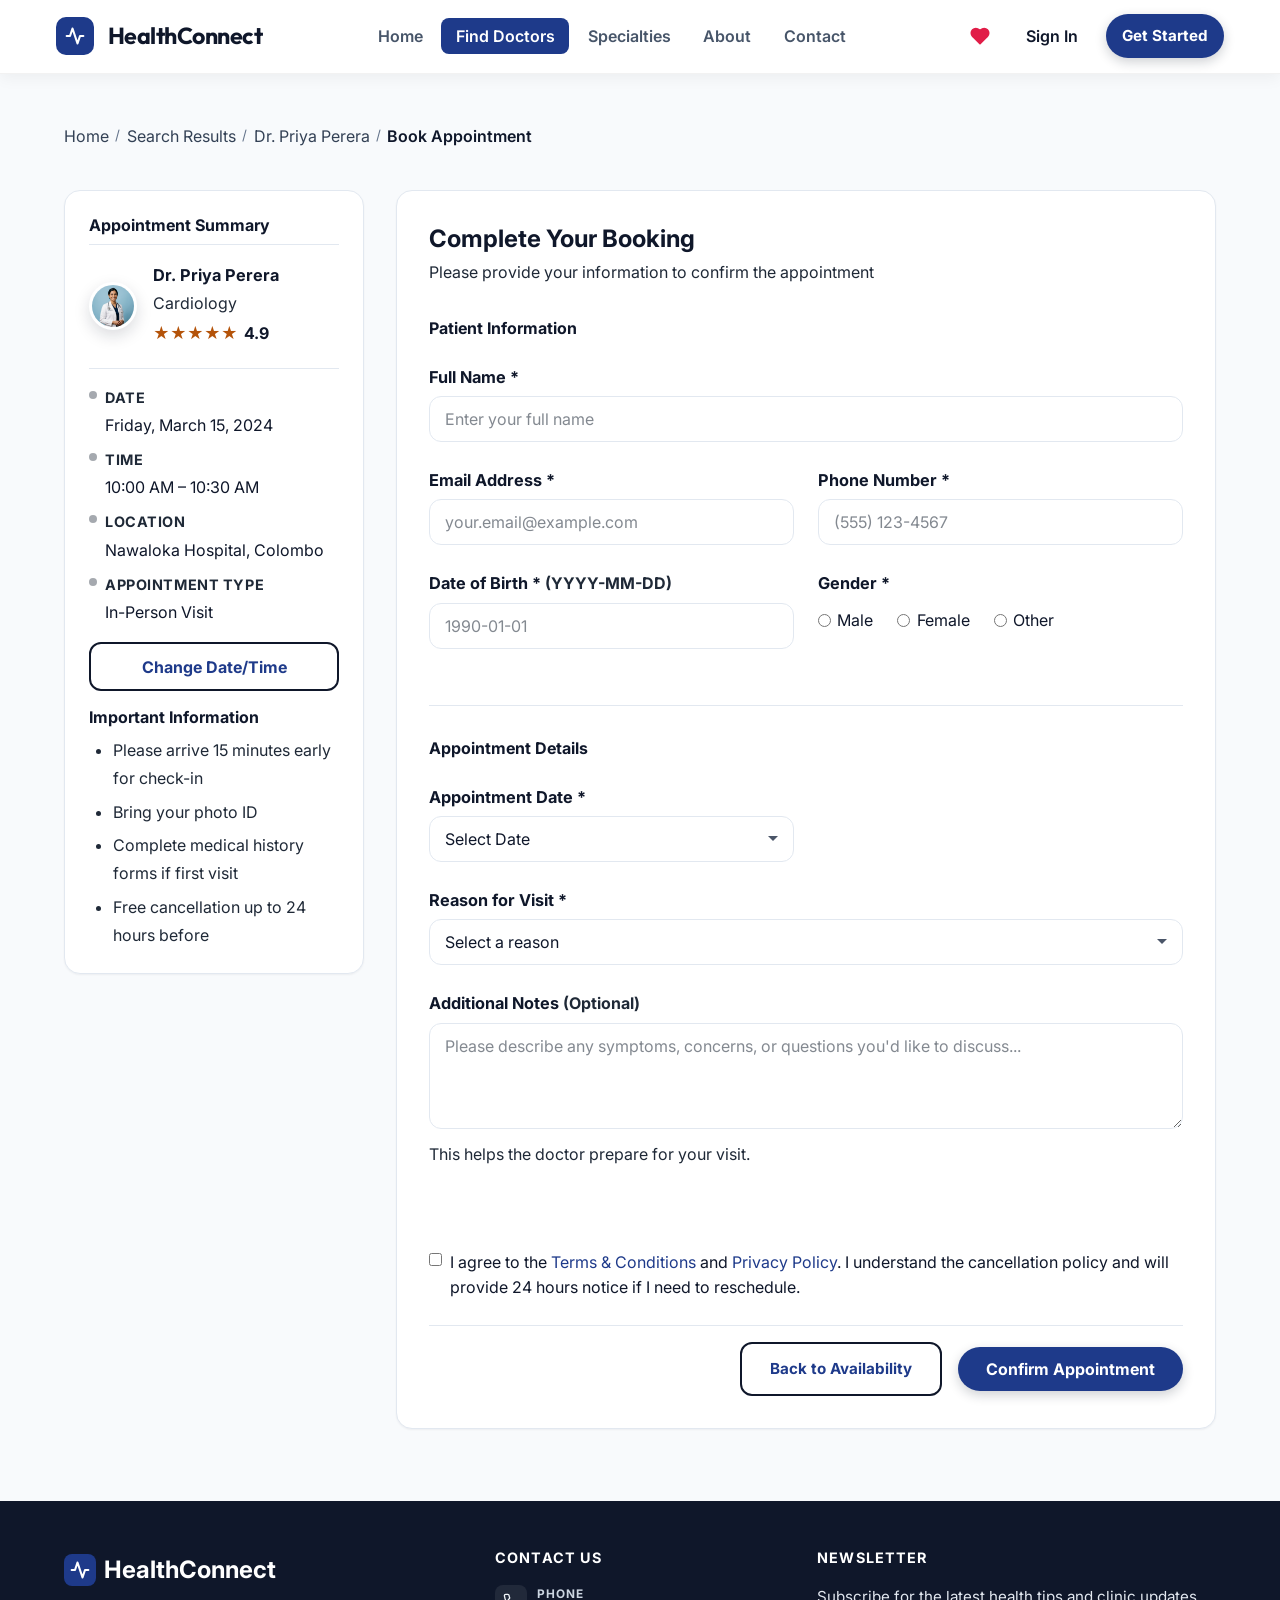
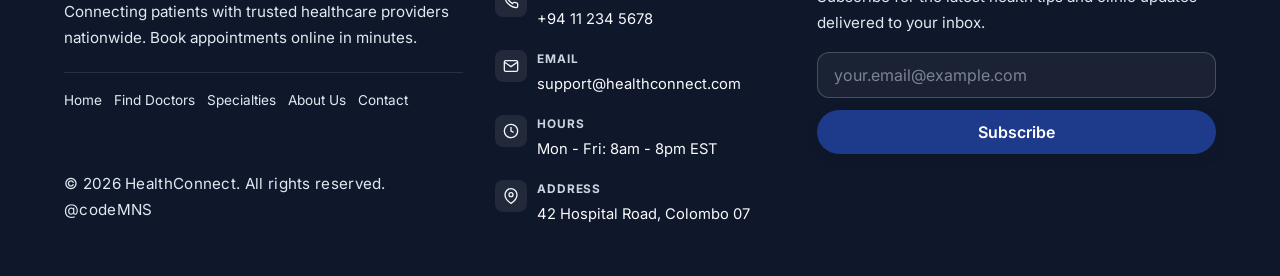
<file: booking.html>
﻿<!DOCTYPE html>
<html lang="en">

<head>
  <meta charset="UTF-8">
  <meta name="viewport" content="width=device-width, initial-scale=1.0">
  <link rel="icon" type="image/svg+xml" href="images/favicon.svg">
  <title>Book Appointment — HealthConnect</title>
  <meta name="description"
    content="Book your appointment with a trusted healthcare provider on HealthConnect. Fill in your details and confirm your visit in minutes.">
  <link rel="stylesheet" href="css/global.css">
  <link rel="stylesheet" href="css/mobile.css">
  <link rel="stylesheet" href="css/auth.css">
  <link rel="stylesheet" href="css/booking.css">
  <!-- Google Fonts -->
  <link rel="preconnect" href="https://fonts.googleapis.com">
  <link rel="preconnect" href="https://fonts.gstatic.com" crossorigin>
  <link
    href="https://fonts.googleapis.com/css2?family=Inter:wght@400;500;600;700&family=Outfit:wght@500;600;700;800&family=Playfair+Display:wght@400;600;700&display=swap"
    rel="stylesheet">
</head>

<body>
  <a href="#main-content" class="skip-link">Skip to main content</a>

  <!-- ===== HEADER / NAVIGATION ===== -->
  <header>
    <nav aria-label="Main navigation">
      <div class="container">
        <a href="index.html" class="logo">
          <div class="logo-icon-box">
            <svg xmlns="http://www.w3.org/2000/svg" width="20" height="20" viewBox="0 0 24 24" fill="none"
              stroke="currentColor" stroke-width="2.5" stroke-linecap="round" stroke-linejoin="round">
              <path d="M22 12h-4l-3 9L9 3l-3 9H2"></path>
            </svg>
          </div>
          <span class="logo-text">HealthConnect</span>
        </a>
        <button class="hamburger-btn" type="button" aria-label="Toggle navigation menu" aria-expanded="false">
          <span class="hamburger-line" aria-hidden="true"></span>
          <span class="hamburger-line" aria-hidden="true"></span>
          <span class="hamburger-line" aria-hidden="true"></span>
        </button>
        <ul class="nav-links">
          <li><a href="index.html">Home</a></li>
          <li><a href="search.html" class="active" aria-current="page">Find Doctors</a></li>
          <li><a href="specialties.html">Specialties</a></li>
          <li><a href="about.html">About</a></li>
          <li><a href="contact.html">Contact</a></li>
        </ul>
        <div class="nav-actions">
          <button class="nav-icon-btn" aria-label="Saved Doctors">
            <svg xmlns="http://www.w3.org/2000/svg" width="20" height="20" viewBox="0 0 24 24" fill="#e11d48"
              stroke="#e11d48" stroke-width="2" stroke-linecap="round" stroke-linejoin="round">
              <path
                d="M20.84 4.61a5.5 5.5 0 0 0-7.78 0L12 5.67l-1.06-1.06a5.5 5.5 0 0 0-7.78 7.78l1.06 1.06L12 21.23l7.78-7.78 1.06-1.06a5.5 5.5 0 0 0 0-7.78z">
              </path>
            </svg>
          </button>
          <a href="#" class="btn-sign-in">Sign In</a>
          <a href="index.html#how-it-works" class="btn-primary btn-sm">Get Started</a>
        </div>
      </div>
    </nav>
  </header>

  <!-- ===== MAIN CONTENT ===== -->
  <main id="main-content">
    <div class="booking-page">
      <div class="container">

        <!-- ===== BREADCRUMB ===== -->
        <nav class="breadcrumb" aria-label="Page breadcrumb">
          <a href="index.html">Home</a>
          <span class="breadcrumb-sep" aria-hidden="true">/</span>
          <a href="search.html">Search Results</a>
          <span class="breadcrumb-sep" aria-hidden="true">/</span>
          <a href="profile.html">Doctor Profile</a>
          <span class="breadcrumb-sep" aria-hidden="true">/</span>
          <span>Book Appointment</span>
        </nav>

        <!-- ===== TWO-COLUMN BOOKING LAYOUT ===== -->
        <div class="booking-layout">

          <!-- ===== LEFT SIDEBAR: Appointment Summary ===== -->
          <aside class="booking-summary" aria-label="Appointment summary">
            <h2>Appointment Summary</h2>

            <!-- Doctor Info -->
            <div class="summary-doctor">
              <img src="images/avatar.svg" alt="Profile photo of Dr. Priya Perera"
                class="doctor-avatar-img summary-doctor-img" width="48" height="48">
              <div>
                <p class="summary-doctor-name">Selected Doctor</p>
                <p class="summary-doctor-spec">Cardiologist</p>
                <span class="star-rating" role="img" aria-label="Rating: 5.0 out of 5 stars">
                  <span aria-hidden="true">&#9679;&#9679;&#9679;&#9679;&#9679;</span>
                  <span class="rating-number">5.0</span>
                </span>
              </div>
            </div>

            <!-- Appointment Details -->
            <div class="summary-details">
              <div class="summary-row">
                <span class="summary-icon" aria-hidden="true"></span>
                <div class="summary-row-content">
                  <strong>Date</strong>
                  <span>Friday, March 15, 2024</span>
                </div>
              </div>
              <div class="summary-row">
                <span class="summary-icon" aria-hidden="true"></span>
                <div class="summary-row-content">
                  <strong>Time</strong>
                  <span>10:00 AM &ndash; 10:30 AM</span>
                </div>
              </div>
              <div class="summary-row">
                <span class="summary-icon" aria-hidden="true"></span>
                <div class="summary-row-content">
                  <strong>Location</strong>
                  <span>UCSF Medical Center, San Francisco, CA</span>
                </div>
              </div>
              <div class="summary-row">
                <span class="summary-icon" aria-hidden="true"></span>
                <div class="summary-row-content">
                  <strong>Appointment Type</strong>
                  <span>In-Person Visit</span>
                </div>
              </div>
            </div>

            <a href="profile.html" class="btn-outline change-datetime-btn">Change Date/Time</a>

            <!-- Important Information -->
            <div class="important-info">
              <h3>Important Information</h3>
              <ul>
                <li>Please arrive 15 minutes early for check-in</li>
                <li>Bring your photo ID</li>
                <li>Complete medical history forms if first visit</li>
                <li>Free cancellation up to 24 hours before</li>
              </ul>
            </div>

          </aside>

          <!-- ===== RIGHT MAIN: Booking Form ===== -->
          <div class="booking-form-card">
            <h1>Complete Your Booking</h1>
            <p class="form-intro">Please provide your information to confirm the appointment</p>

            <!--All validation is handled by js/validation.js.-->
            <form id="booking-form" novalidate aria-label="Appointment booking form">

              <!-- ===== PATIENT INFORMATION ===== -->
              <section class="fade-up form-section" aria-labelledby="patient-info-heading">
                <h2 id="patient-info-heading" class="form-section-title">Patient Information</h2>

                <!-- Full Name -->
                <div class="form-group">
                  <label for="full-name">Full Name *</label>
                  <input type="text" id="full-name" name="full-name" placeholder="Enter your full name"
                    aria-required="true" aria-describedby="full-name-error">
                  <span id="full-name-error" class="error-message" role="alert" aria-live="polite">
                    Please enter your legal name as it appears on your ID.
                  </span>
                </div>

                <!-- Email and Phone (2-column row) -->
                <div class="form-row">
                  <div class="form-group">
                    <label for="email">Email Address *</label>
                    <input type="text" id="email" name="email" placeholder="your.email@example.com" aria-required="true"
                      aria-describedby="email-error">
                    <span id="email-error" class="error-message" role="alert" aria-live="polite">
                      We'll send confirmation to this email.
                    </span>
                  </div>
                  <div class="form-group">
                    <label for="phone">Phone Number *</label>
                    <input type="text" id="phone" name="phone" placeholder="(555) 123-4567" aria-required="true"
                      aria-describedby="phone-error">
                    <span id="phone-error" class="error-message" role="alert" aria-live="polite">
                      For appointment reminders and updates.
                    </span>
                  </div>
                </div>

                <!-- Date of Birth and Gender (2-column row) -->
                <div class="form-row">
                  <div class="form-group">
                    <label for="dob">Date of Birth * <span class="text-muted">(YYYY-MM-DD)</span></label>
                    <input type="text" id="dob" name="dob" placeholder="1990-01-01" aria-required="true"
                      aria-describedby="dob-error">
                    <span id="dob-error" class="error-message" role="alert" aria-live="polite">
                      Please enter a valid date of birth.
                    </span>
                  </div>
                  <div class="form-group">
                    <fieldset>
                      <legend>Gender *</legend>
                      <div class="radio-group" role="radiogroup" aria-required="true" aria-describedby="gender-error">
                        <label class="radio-label" for="gender-male">
                          <input type="radio" id="gender-male" name="gender" value="male">
                          Male
                        </label>
                        <label class="radio-label" for="gender-female">
                          <input type="radio" id="gender-female" name="gender" value="female">
                          Female
                        </label>
                        <label class="radio-label" for="gender-other">
                          <input type="radio" id="gender-other" name="gender" value="other">
                          Other
                        </label>
                      </div>
                      <span id="gender-error" class="error-message" role="alert" aria-live="polite">
                        Please select a gender option.
                      </span>
                    </fieldset>
                  </div>
                </div>

              </section>

              <!-- ===== APPOINTMENT DETAILS ===== -->
              <section class="fade-up form-section" aria-labelledby="appt-details-heading">
                <h2 id="appt-details-heading" class="form-section-title">Appointment Details</h2>

                <div class="form-row">
                  <!-- Appointment Date -->
                  <div class="form-group">
                    <label for="appt-date">Appointment Date *</label>
                    <select id="appt-date" name="appt-date" aria-required="true" aria-describedby="appt-date-error">
                      <option value="default">Select Date</option>
                      <!-- Dynamically injected by booking.js -->
                    </select>
                    <span id="appt-date-error" class="error-message" role="alert" aria-live="polite">
                      Please select an appointment date.
                    </span>
                  </div>
                </div>

                <!-- Appointment Time Slots -->
                <div class="form-group" id="time-slots-container" style="display: none;">
                  <fieldset>
                    <legend>Select a Time Slot *</legend>
                    <div class="time-slots-grid" id="time-slots" role="radiogroup" aria-required="true"
                      aria-describedby="time-error">
                      <!-- Dynamically injected by booking.js -->
                    </div>
                    <span id="time-error" class="error-message" role="alert" aria-live="polite">
                      Please select an available time slot.
                    </span>
                  </fieldset>
                </div>

                <!-- Reason for Visit -->
                <div class="form-group">
                  <label for="reason">Reason for Visit *</label>
                  <select id="reason" name="reason" aria-required="true" aria-describedby="reason-error">
                    <option value="default">Select a reason</option>
                    <option value="routine-checkup">Routine Check-up</option>
                    <option value="new-symptoms">New Symptoms</option>
                    <option value="follow-up">Follow-up</option>
                    <option value="second-opinion">Second Opinion</option>
                    <option value="other">Other</option>
                  </select>
                  <span id="reason-error" class="error-message" role="alert" aria-live="polite">
                    Please select a reason for your visit.
                  </span>
                </div>

                <!-- Additional Notes -->
                <div class="form-group">
                  <label for="notes">Additional Notes <span class="text-muted">(Optional)</span></label>
                  <textarea id="notes" name="notes" rows="4"
                    placeholder="Please describe any symptoms, concerns, or questions you'd like to discuss..."
                    aria-describedby="notes-hint"></textarea>
                  <span id="notes-hint" class="text-small text-muted">
                    This helps the doctor prepare for your visit.
                  </span>
                </div>

              </section>

              <!-- ===== TERMS & CONDITIONS ===== -->
              <div class="form-group">
                <div class="checkbox-row">
                  <input type="checkbox" id="terms" name="terms" aria-required="true" aria-describedby="terms-error">
                  <label for="terms" id="terms-label">
                    I agree to the <a href="#">Terms &amp; Conditions</a> and
                    <a href="#">Privacy Policy</a>. I understand the cancellation policy
                    and will provide 24 hours notice if I need to reschedule.
                  </label>
                </div>
                <span id="terms-error" class="error-message" role="alert" aria-live="polite">
                  You must agree to the Terms &amp; Conditions to proceed.
                </span>
              </div>

              <!-- ===== FORM ACTIONS ===== -->
              <div class="form-actions">
                <a href="profile.html" class="btn-outline">Back to Availability</a>
                <button type="submit" class="btn-primary">Confirm Appointment</button>
              </div>

            </form>

          </div>
          <!-- end .booking-form-card -->

        </div>
        <!-- end .booking-layout -->

      </div>
    </div>
  </main>

  <!-- ===== FOOTER ===== -->
  <footer>
    <div class="footer-main">
      <div class="container">
        <div class="footer-grid">

          <!-- Column 1: Brand & Site Navigation -->
          <div class="footer-col">
            <a href="index.html" class="logo" aria-label="HealthConnect home">
              <span class="logo-icon" aria-hidden="true">
                <svg width="20" height="20" viewBox="0 0 24 24" fill="none" stroke="currentColor" stroke-width="2.5"
                  stroke-linecap="round" stroke-linejoin="round">
                  <path d="M22 12h-4l-3 9L9 3l-3 9H2" />
                </svg>
              </span>
              HealthConnect
            </a>
            <p>Connecting patients with trusted healthcare providers nationwide. Book appointments online in minutes.
            </p>
            <nav class="footer-nav" aria-label="Footer navigation">
              <a href="index.html">Home</a>
              <a href="search.html">Find Doctors</a>
              <a href="specialties.html">Specialties</a>
              <a href="about.html">About Us</a>
              <a href="contact.html">Contact</a>
            </nav>
            <p class="footer-copyright">&#169; 2026 HealthConnect. All rights reserved. @codeMNS</p>
          </div>

          <!-- Column 2: Contact Information -->
          <div class="footer-col footer-contact">
            <h3>Contact Us</h3>
            <div class="footer-contact-item">
              <span class="footer-contact-icon" aria-hidden="true">
                <svg viewBox="0 0 24 24" fill="none" stroke="currentColor" stroke-width="2" width="16" height="16">
                  <path
                    d="M22 16.92v3a2 2 0 01-2.18 2 19.79 19.79 0 01-8.63-3.07A19.5 19.5 0 015.13 12.8a19.79 19.79 0 01-3.07-8.67A2 2 0 014.11 2h3a2 2 0 012 1.72c.127.96.361 1.903.7 2.81a2 2 0 01-.45 2.11L8.09 9.91a16 16 0 006 6l1.27-1.27a2 2 0 012.11-.45c.907.339 1.85.573 2.81.7A2 2 0 0122 16.92z" />
                </svg>
              </span>
              <div class="footer-contact-text">
                <span class="footer-contact-label">Phone</span>
                <a href="tel:+94112345678" class="footer-contact-value">+94 11 234 5678</a>
              </div>
            </div>
            <div class="footer-contact-item">
              <span class="footer-contact-icon" aria-hidden="true">
                <svg viewBox="0 0 24 24" fill="none" stroke="currentColor" stroke-width="2" width="16" height="16">
                  <path d="M4 4h16c1.1 0 2 .9 2 2v12c0 1.1-.9 2-2 2H4c-1.1 0-2-.9-2-2V6c0-1.1.9-2 2-2z" />
                  <polyline points="22,6 12,13 2,6" />
                </svg>
              </span>
              <div class="footer-contact-text">
                <span class="footer-contact-label">Email</span>
                <a href="mailto:support@healthconnect.com" class="footer-contact-value">support@healthconnect.com</a>
              </div>
            </div>
            <div class="footer-contact-item">
              <span class="footer-contact-icon" aria-hidden="true">
                <svg viewBox="0 0 24 24" fill="none" stroke="currentColor" stroke-width="2" width="16" height="16">
                  <circle cx="12" cy="12" r="10" />
                  <polyline points="12 6 12 12 16 14" />
                </svg>
              </span>
              <div class="footer-contact-text">
                <span class="footer-contact-label">Hours</span>
                <span class="footer-contact-value">Mon - Fri: 8am - 8pm EST</span>
              </div>
            </div>
            <div class="footer-contact-item">
              <span class="footer-contact-icon" aria-hidden="true">
                <svg viewBox="0 0 24 24" fill="none" stroke="currentColor" stroke-width="2" width="16" height="16">
                  <path d="M21 10c0 7-9 13-9 13s-9-6-9-13a9 9 0 0118 0z" />
                  <circle cx="12" cy="10" r="3" />
                </svg>
              </span>
              <div class="footer-contact-text">
                <span class="footer-contact-label">Address</span>
                <span class="footer-contact-value">42 Hospital Road, Colombo 07</span>
              </div>
            </div>
          </div>

          <!-- Column 3: Newsletter -->
          <div class="footer-col footer-newsletter">
            <h3>Newsletter</h3>
            <p>Subscribe for the latest health tips and clinic updates delivered to your inbox.</p>
            <form class="newsletter-form" action="#"
              onsubmit="event.preventDefault(); alert('Thank you for subscribing!');">
              <input type="email" placeholder="your.email@example.com" required
                aria-label="Email address for newsletter">
              <button type="submit" class="btn-primary" aria-label="Subscribe to newsletter">Subscribe</button>
            </form>
          </div>

        </div>
      </div>
    </div>
  </footer>

  <!-- ===== JAVASCRIPT ===== -->
  <script src="js/xml-loader.js"></script>
  <script src="js/validation.js"></script>
  <script src="js/booking.js"></script>
  <script src="js/mobile-nav.js"></script>

  <!-- Back to Top Button -->
  <button id="backToTop" class="back-to-top" aria-label="Back to top" title="Back to top">
    <svg xmlns="http://www.w3.org/2000/svg" width="24" height="24" viewBox="0 0 24 24" fill="none" stroke="currentColor"
      stroke-width="2.5" stroke-linecap="round" stroke-linejoin="round">
      <line x1="12" y1="19" x2="12" y2="5"></line>
      <polyline points="5 12 12 5 19 12"></polyline>
    </svg>
  </button>

  <!-- Professional Enhancements JS -->
  <script src="js/auth.js"></script>
  <script src="js/main.js"></script>
</body>

</html>
</file>
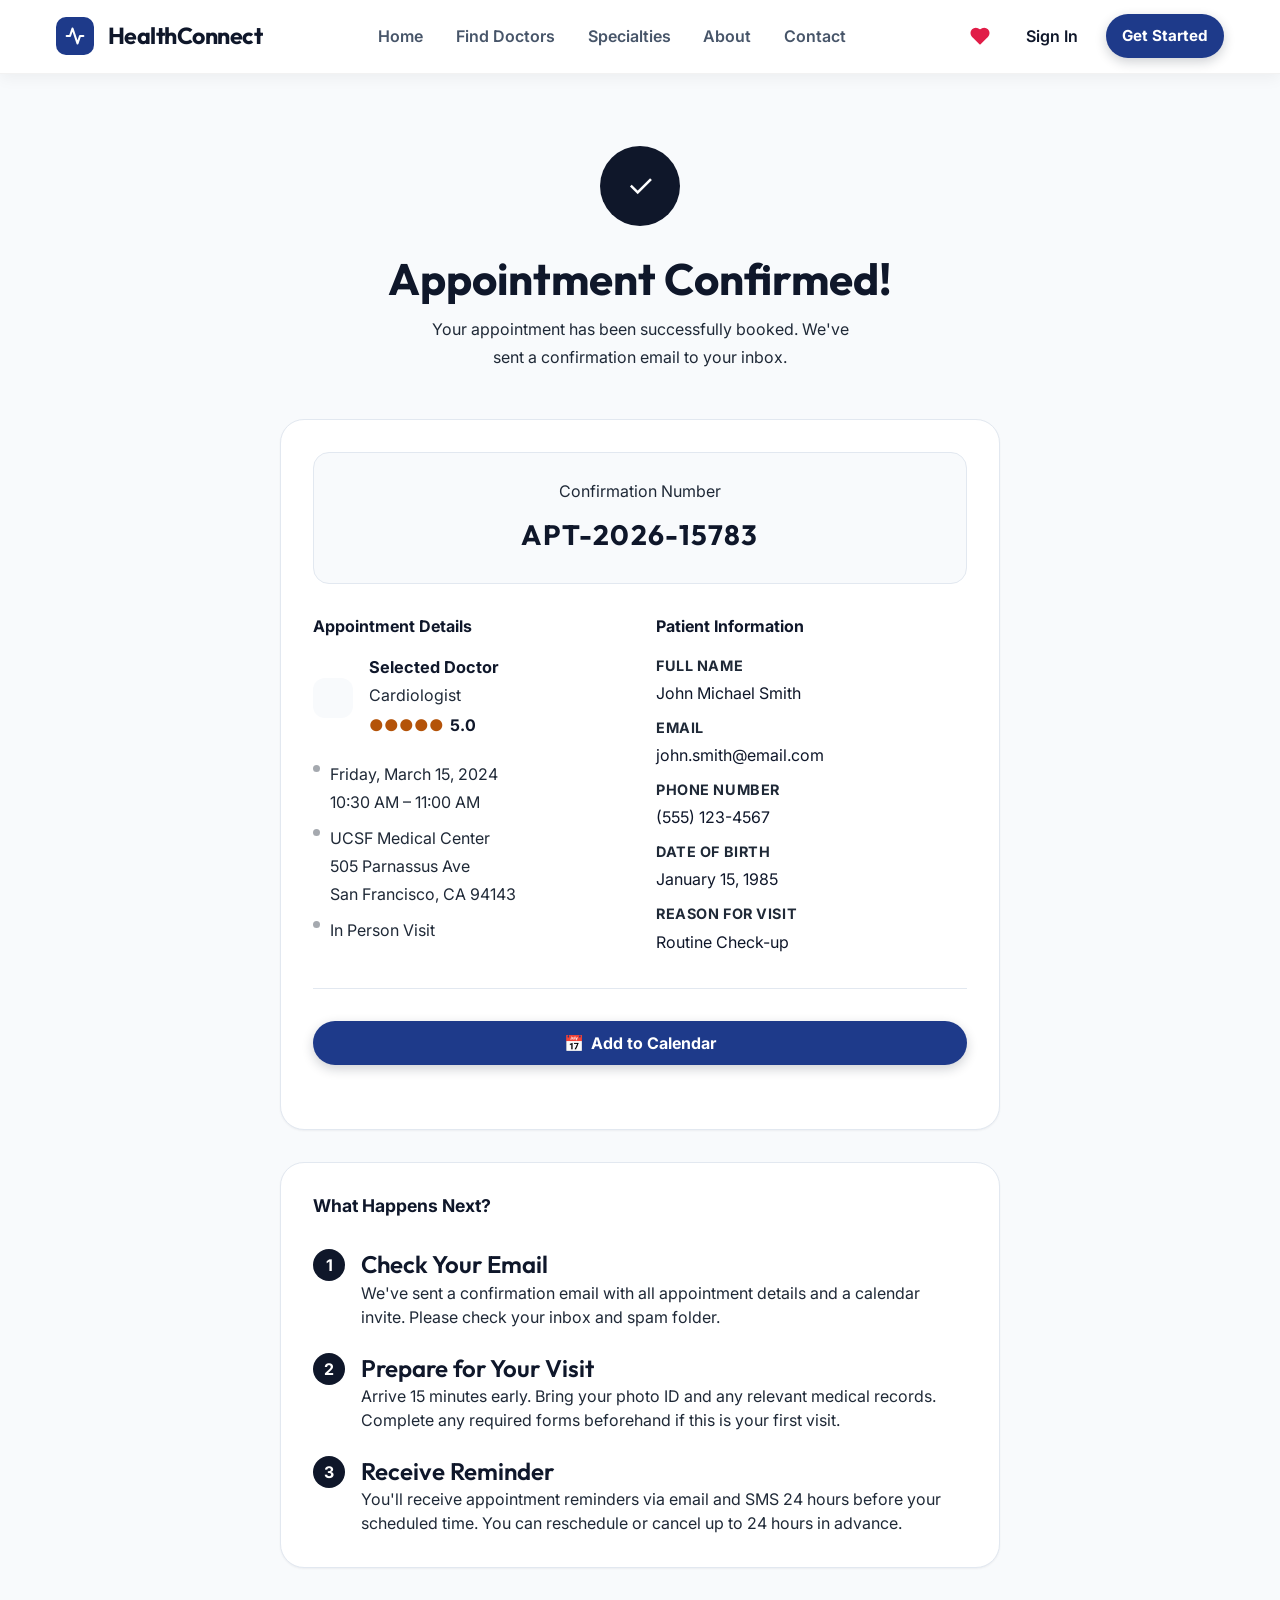
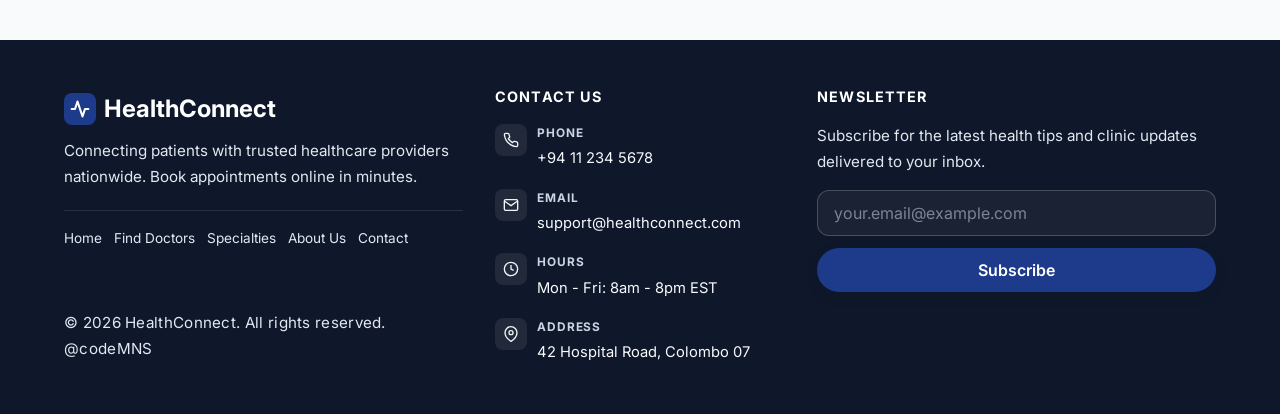
<file: confirmation.html>
﻿<!DOCTYPE html>
<html lang="en">

<head>
  <meta charset="UTF-8">
  <meta name="viewport" content="width=device-width, initial-scale=1.0">
  <link rel="icon" type="image/svg+xml" href="images/favicon.svg">
  <title>Appointment Confirmed &mdash; HealthConnect</title>
  <meta name="description"
    content="Your appointment has been confirmed. View your booking details and next steps on HealthConnect.">
  <!-- Google Fonts -->
  <link rel="preconnect" href="https://fonts.googleapis.com">
  <link rel="preconnect" href="https://fonts.gstatic.com" crossorigin>
  <link
    href="https://fonts.googleapis.com/css2?family=Inter:wght@400;500;600;700&family=Outfit:wght@500;600;700;800&family=Playfair+Display:wght@400;600;700&display=swap"
    rel="stylesheet">
  <link rel="stylesheet" href="css/global.css">
  <link rel="stylesheet" href="css/mobile.css">
  <link rel="stylesheet" href="css/auth.css">
  <link rel="stylesheet" href="css/confirmation.css">
</head>

<body>
  <a href="#main-content" class="skip-link">Skip to main content</a>

  <!-- ===== HEADER / NAVIGATION ===== -->
  <header>
    <nav aria-label="Main navigation">
      <div class="container">
        <a href="index.html" class="logo">
          <div class="logo-icon-box">
            <svg xmlns="http://www.w3.org/2000/svg" width="20" height="20" viewBox="0 0 24 24" fill="none"
              stroke="currentColor" stroke-width="2.5" stroke-linecap="round" stroke-linejoin="round">
              <path d="M22 12h-4l-3 9L9 3l-3 9H2"></path>
            </svg>
          </div>
          <span class="logo-text">HealthConnect</span>
        </a>
        <button class="hamburger-btn" type="button" aria-label="Toggle navigation menu" aria-expanded="false">
          <span class="hamburger-line" aria-hidden="true"></span>
          <span class="hamburger-line" aria-hidden="true"></span>
          <span class="hamburger-line" aria-hidden="true"></span>
        </button>
        <ul class="nav-links">
          <li><a href="index.html">Home</a></li>
          <li><a href="search.html">Find Doctors</a></li>
          <li><a href="specialties.html">Specialties</a></li>
          <li><a href="about.html">About</a></li>
          <li><a href="contact.html">Contact</a></li>
        </ul>
        <div class="nav-actions">
          <button class="nav-icon-btn" aria-label="Saved Doctors">
            <svg xmlns="http://www.w3.org/2000/svg" width="20" height="20" viewBox="0 0 24 24" fill="#e11d48"
              stroke="#e11d48" stroke-width="2" stroke-linecap="round" stroke-linejoin="round">
              <path
                d="M20.84 4.61a5.5 5.5 0 0 0-7.78 0L12 5.67l-1.06-1.06a5.5 5.5 0 0 0-7.78 7.78l1.06 1.06L12 21.23l7.78-7.78 1.06-1.06a5.5 5.5 0 0 0 0-7.78z">
              </path>
            </svg>
          </button>
          <a href="#" class="btn-sign-in">Sign In</a>
          <a href="index.html#how-it-works" class="btn-primary btn-sm">Get Started</a>
        </div>
      </div>
    </nav>
  </header>

  <!-- ===== MAIN CONTENT ===== -->
  <main id="main-content">
    <div class="fade-up confirmation-page">
      <div class="container">

        <!-- ===== SUCCESS HERO ===== -->
        <div class="fade-up confirmation-hero" aria-live="polite">
          <!-- Success icon: CSS circle with checkmark character -->
          <div class="success-icon" role="img" aria-label="Appointment confirmed icon">&#10003;</div>
          <h1>Appointment Confirmed!</h1>
          <p>Your appointment has been successfully booked. We've sent a confirmation email to your inbox.</p>
        </div>

        <!-- ===== CONFIRMATION CARD ===== -->
        <div class="fade-up confirmation-card" role="region" aria-label="Booking confirmation details">

          <!-- Confirmation Number -->
          <div class="fade-up confirmation-number-box">
            <p class="confirmation-number-label">Confirmation Number</p>
            <p class="confirmation-number"><span class="sr-only">Confirmation number: </span><span
                id="confirmation-number-text">APT-2026-15783</span></p>
          </div>

          <!-- Two-column Detail Grid -->
          <div class="fade-up confirmation-detail-grid">

            <!-- Left: Appointment Details -->
            <div>
              <h2 class="confirm-section-title">Appointment Details</h2>

              <div class="confirm-doctor-row">
                <div class="photo-placeholder confirm-photo" role="img"
                  aria-label="Photo placeholder for selected doctor"></div>
                <div>
                  <p class="confirm-doc-name" id="confirm-doctor-name">Selected Doctor</p>
                  <p class="confirm-doc-spec" id="confirm-doctor-specialty">Cardiologist</p>
                  <div class="star-rating" role="img" aria-label="Rating: 5.0 out of 5 stars">
                    <span aria-hidden="true">&#9679;&#9679;&#9679;&#9679;&#9679;</span>
                    <span class="rating-number" id="confirm-doctor-rating">5.0</span>
                  </div>
                </div>
              </div>

              <div class="confirm-detail-list">
                <div class="confirm-detail-row">
                  <span class="confirm-dot" aria-hidden="true"></span>
                  <div>
                    <span class="sr-only">Date and Time:</span>
                    <span id="confirm-date">Friday, March 15, 2024</span><br>
                    <span id="confirm-time">10:30 AM &ndash; 11:00 AM</span>
                  </div>
                </div>
                <div class="confirm-detail-row">
                  <span class="confirm-dot" aria-hidden="true"></span>
                  <div>
                    <span class="sr-only">Location:</span>
                    <span id="confirm-location-name">UCSF Medical Center</span><br>
                    <span id="confirm-location-line2">505 Parnassus Ave</span><br>
                    <span id="confirm-location-line3">San Francisco, CA 94143</span>
                  </div>
                </div>
                <div class="confirm-detail-row">
                  <span class="confirm-dot" aria-hidden="true"></span>
                  <div>
                    <span class="sr-only">Appointment Type:</span>
                    <span id="confirm-appointment-type">In Person Visit</span>
                  </div>
                </div>
              </div>
            </div>

            <!-- Right: Patient Information -->
            <div>
              <h2 class="confirm-section-title">Patient Information</h2>

              <div class="patient-info-list">
                <div class="patient-info-item">
                  <p class="patient-info-label">Full Name</p>
                  <p class="patient-info-value" id="confirm-patient-name">John Michael Smith</p>
                </div>
                <div class="patient-info-item">
                  <p class="patient-info-label">Email</p>
                  <p class="patient-info-value" id="confirm-patient-email">john.smith@email.com</p>
                </div>
                <div class="patient-info-item">
                  <p class="patient-info-label">Phone Number</p>
                  <p class="patient-info-value" id="confirm-patient-phone">(555) 123-4567</p>
                </div>
                <div class="patient-info-item">
                  <p class="patient-info-label">Date of Birth</p>
                  <p class="patient-info-value" id="confirm-patient-dob">January 15, 1985</p>
                </div>
                <div class="patient-info-item">
                  <p class="patient-info-label">Reason for Visit</p>
                  <p class="patient-info-value" id="confirm-patient-reason">Routine Check-up</p>
                </div>
              </div>
            </div>

          </div>
          <!-- end .confirmation-detail-grid -->

          <!-- Action Buttons -->
          <div class="fade-up confirmation-actions">
            <button type="button" id="add-to-calendar-btn" class="btn-primary">
              <span class="calendar-icon" aria-hidden="true">&#128197;</span>
              Add to Calendar
            </button>
          </div>

        </div>
        <!-- end .confirmation-card -->

        <!-- ===== WHAT HAPPENS NEXT ===== -->
        <div class="what-next-section" role="region" aria-labelledby="what-next-heading">
          <h2 id="what-next-heading">What Happens Next?</h2>
          <ol class="steps-list" aria-label="Next steps after booking">

            <li class="step-item">
              <span class="step-number" aria-hidden="true">1</span>
              <div class="step-content">
                <h3>Check Your Email</h3>
                <p>
                  We've sent a confirmation email with all appointment details and a calendar invite.
                  Please check your inbox and spam folder.
                </p>
              </div>
            </li>

            <li class="step-item">
              <span class="step-number" aria-hidden="true">2</span>
              <div class="step-content">
                <h3>Prepare for Your Visit</h3>
                <p>
                  Arrive 15 minutes early. Bring your photo ID and any relevant medical
                  records. Complete any required forms beforehand if this is your first visit.
                </p>
              </div>
            </li>

            <li class="step-item">
              <span class="step-number" aria-hidden="true">3</span>
              <div class="step-content">
                <h3>Receive Reminder</h3>
                <p>
                  You'll receive appointment reminders via email and SMS 24 hours before your scheduled
                  time. You can reschedule or cancel up to 24 hours in advance.
                </p>
              </div>
            </li>

          </ol>
        </div>

      </div>
    </div>
  </main>

  <!-- ===== FOOTER ===== -->
  <footer>
    <div class="footer-main">
      <div class="container">
        <div class="footer-grid">

          <!-- Column 1: Brand & Site Navigation -->
          <div class="footer-col">
            <a href="index.html" class="logo" aria-label="HealthConnect home">
              <span class="logo-icon" aria-hidden="true">
                <svg width="20" height="20" viewBox="0 0 24 24" fill="none" stroke="currentColor" stroke-width="2.5"
                  stroke-linecap="round" stroke-linejoin="round">
                  <path d="M22 12h-4l-3 9L9 3l-3 9H2" />
                </svg>
              </span>
              HealthConnect
            </a>
            <p>Connecting patients with trusted healthcare providers nationwide. Book appointments online in minutes.
            </p>
            <nav class="footer-nav" aria-label="Footer navigation">
              <a href="index.html">Home</a>
              <a href="search.html">Find Doctors</a>
              <a href="specialties.html">Specialties</a>
              <a href="about.html">About Us</a>
              <a href="contact.html">Contact</a>
            </nav>
            <p class="footer-copyright">&#169; 2026 HealthConnect. All rights reserved. @codeMNS</p>
          </div>

          <!-- Column 2: Contact Information -->
          <div class="footer-col footer-contact">
            <h3>Contact Us</h3>
            <div class="footer-contact-item">
              <span class="footer-contact-icon" aria-hidden="true">
                <svg viewBox="0 0 24 24" fill="none" stroke="currentColor" stroke-width="2" width="16" height="16">
                  <path
                    d="M22 16.92v3a2 2 0 01-2.18 2 19.79 19.79 0 01-8.63-3.07A19.5 19.5 0 015.13 12.8a19.79 19.79 0 01-3.07-8.67A2 2 0 014.11 2h3a2 2 0 012 1.72c.127.96.361 1.903.7 2.81a2 2 0 01-.45 2.11L8.09 9.91a16 16 0 006 6l1.27-1.27a2 2 0 012.11-.45c.907.339 1.85.573 2.81.7A2 2 0 0122 16.92z" />
                </svg>
              </span>
              <div class="footer-contact-text">
                <span class="footer-contact-label">Phone</span>
                <a href="tel:+94112345678" class="footer-contact-value">+94 11 234 5678</a>
              </div>
            </div>
            <div class="footer-contact-item">
              <span class="footer-contact-icon" aria-hidden="true">
                <svg viewBox="0 0 24 24" fill="none" stroke="currentColor" stroke-width="2" width="16" height="16">
                  <path d="M4 4h16c1.1 0 2 .9 2 2v12c0 1.1-.9 2-2 2H4c-1.1 0-2-.9-2-2V6c0-1.1.9-2 2-2z" />
                  <polyline points="22,6 12,13 2,6" />
                </svg>
              </span>
              <div class="footer-contact-text">
                <span class="footer-contact-label">Email</span>
                <a href="mailto:support@healthconnect.com" class="footer-contact-value">support@healthconnect.com</a>
              </div>
            </div>
            <div class="footer-contact-item">
              <span class="footer-contact-icon" aria-hidden="true">
                <svg viewBox="0 0 24 24" fill="none" stroke="currentColor" stroke-width="2" width="16" height="16">
                  <circle cx="12" cy="12" r="10" />
                  <polyline points="12 6 12 12 16 14" />
                </svg>
              </span>
              <div class="footer-contact-text">
                <span class="footer-contact-label">Hours</span>
                <span class="footer-contact-value">Mon - Fri: 8am - 8pm EST</span>
              </div>
            </div>
            <div class="footer-contact-item">
              <span class="footer-contact-icon" aria-hidden="true">
                <svg viewBox="0 0 24 24" fill="none" stroke="currentColor" stroke-width="2" width="16" height="16">
                  <path d="M21 10c0 7-9 13-9 13s-9-6-9-13a9 9 0 0118 0z" />
                  <circle cx="12" cy="10" r="3" />
                </svg>
              </span>
              <div class="footer-contact-text">
                <span class="footer-contact-label">Address</span>
                <span class="footer-contact-value">42 Hospital Road, Colombo 07</span>
              </div>
            </div>
          </div>

          <!-- Column 3: Newsletter -->
          <div class="footer-col footer-newsletter">
            <h3>Newsletter</h3>
            <p>Subscribe for the latest health tips and clinic updates delivered to your inbox.</p>
            <form class="newsletter-form" action="#"
              onsubmit="event.preventDefault(); alert('Thank you for subscribing!');">
              <input type="email" placeholder="your.email@example.com" required
                aria-label="Email address for newsletter">
              <button type="submit" class="btn-primary" aria-label="Subscribe to newsletter">Subscribe</button>
            </form>
          </div>

        </div>
      </div>
    </div>
  </footer>

  <script src="js/mobile-nav.js"></script>
  <!-- Back to Top Button -->
  <button id="backToTop" class="back-to-top" aria-label="Back to top" title="Back to top">
    <svg xmlns="http://www.w3.org/2000/svg" width="24" height="24" viewBox="0 0 24 24" fill="none" stroke="currentColor"
      stroke-width="2.5" stroke-linecap="round" stroke-linejoin="round">
      <line x1="12" y1="19" x2="12" y2="5"></line>
      <polyline points="5 12 12 5 19 12"></polyline>
    </svg>
  </button>

  <!-- Professional Enhancements JS -->
  <script src="js/confirmation.js"></script>
  <script src="js/auth.js"></script>
  <script src="js/main.js"></script>
</body>

</html>
</file>
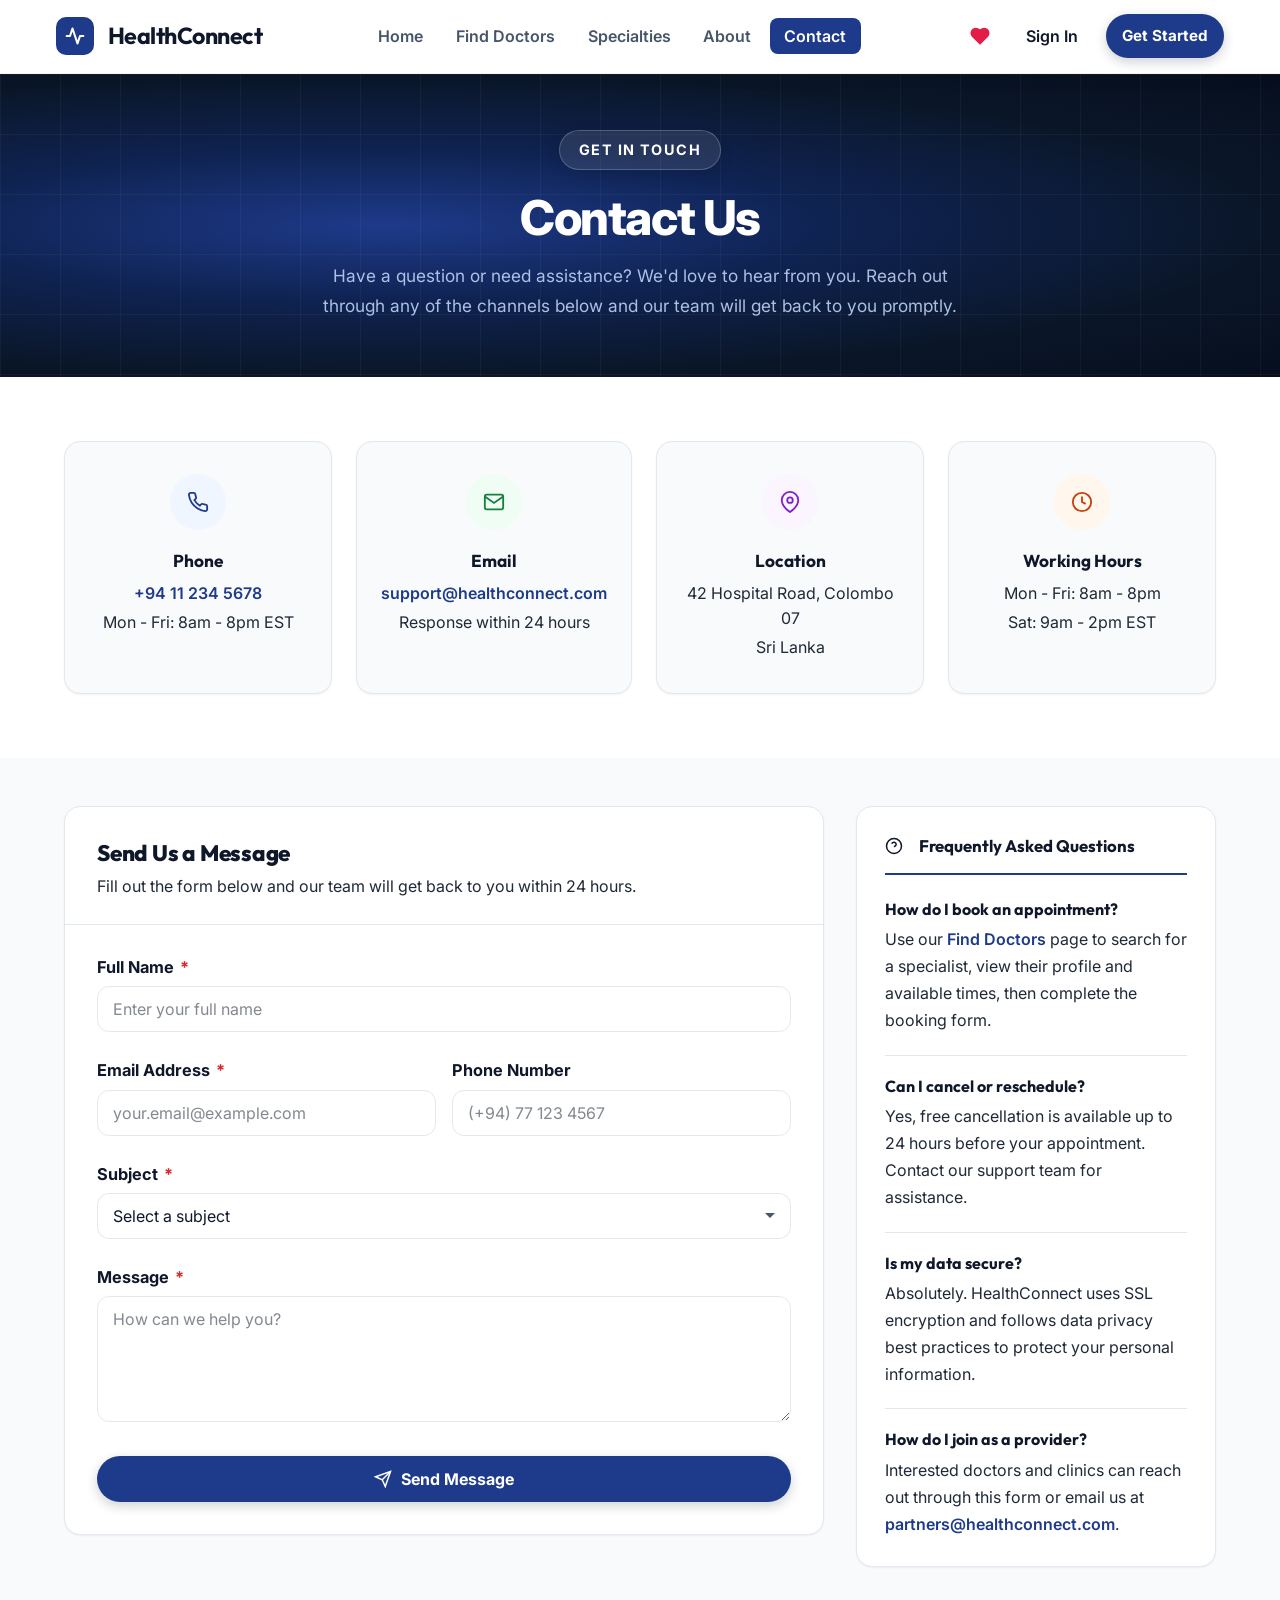
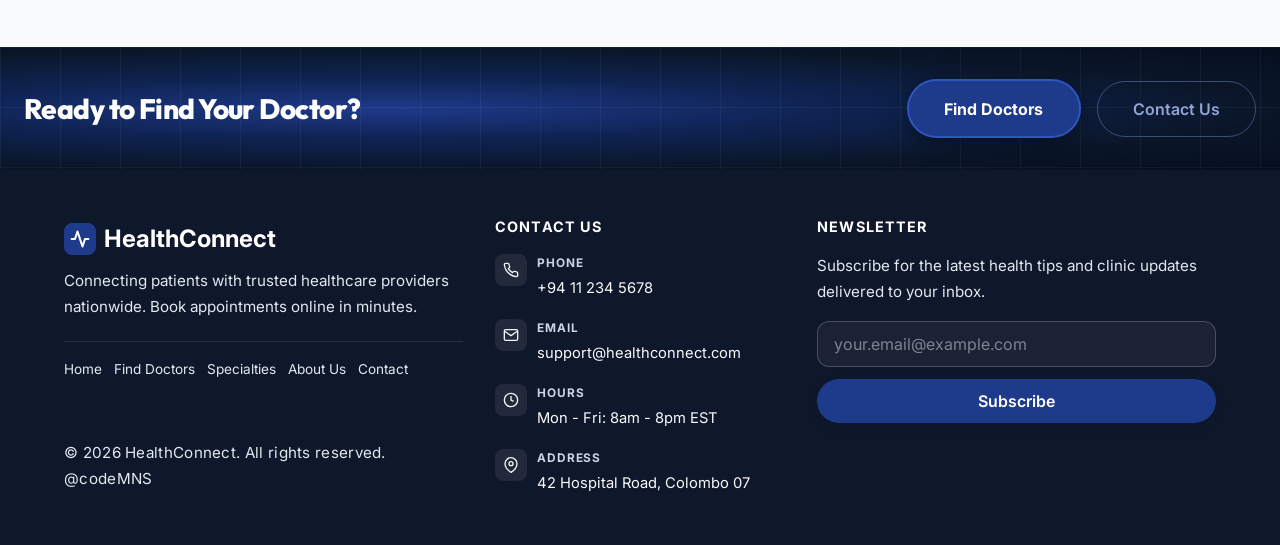
<file: contact.html>
﻿<!DOCTYPE html>
<html lang="en">

<head>
    <meta charset="UTF-8">
    <meta name="viewport" content="width=device-width, initial-scale=1.0">
    <link rel="icon" type="image/svg+xml" href="images/favicon.svg">
    <title>Contact Us - HealthConnect</title>
    <meta name="description"
        content="Get in touch with HealthConnect. Reach out by phone, email, or our contact form. We're here to help connect you with quality healthcare.">
    <!-- Google Fonts -->
    <link rel="preconnect" href="https://fonts.googleapis.com">
    <link rel="preconnect" href="https://fonts.gstatic.com" crossorigin>
    <link
        href="https://fonts.googleapis.com/css2?family=Inter:wght@400;500;600;700&family=Outfit:wght@500;600;700;800&family=Playfair+Display:wght@400;600;700&display=swap"
        rel="stylesheet">
    <link rel="stylesheet" href="css/global.css">
    <link rel="stylesheet" href="css/mobile.css">
    <link rel="stylesheet" href="css/auth.css">
    <link rel="stylesheet" href="css/home.css">
    <link rel="stylesheet" href="css/contact.css">
</head>

<body>
    <a href="#main-content" class="skip-link">Skip to main content</a>

    <!-- ===== HEADER / NAVIGATION ===== -->
    <header>
        <nav aria-label="Main navigation">
            <div class="container">
                <a href="index.html" class="logo">
                    <div class="logo-icon-box">
                        <svg xmlns="http://www.w3.org/2000/svg" width="20" height="20" viewBox="0 0 24 24" fill="none"
                            stroke="currentColor" stroke-width="2.5" stroke-linecap="round" stroke-linejoin="round">
                            <path d="M22 12h-4l-3 9L9 3l-3 9H2"></path>
                        </svg>
                    </div>
                    <span class="logo-text">HealthConnect</span>
                </a>
                <button class="hamburger-btn" type="button" aria-label="Toggle navigation menu" aria-expanded="false">
                    <span class="hamburger-line" aria-hidden="true"></span>
                    <span class="hamburger-line" aria-hidden="true"></span>
                    <span class="hamburger-line" aria-hidden="true"></span>
                </button>
                <ul class="nav-links">
                    <li><a href="index.html">Home</a></li>
                    <li><a href="search.html">Find Doctors</a></li>
                    <li><a href="specialties.html">Specialties</a></li>
                    <li><a href="about.html">About</a></li>
                    <li><a href="contact.html" class="active" aria-current="page">Contact</a></li>
                </ul>
                <div class="nav-actions">
                    <button class="nav-icon-btn" aria-label="Saved Doctors">
                        <svg xmlns="http://www.w3.org/2000/svg" width="20" height="20" viewBox="0 0 24 24"
                            fill="#e11d48" stroke="#e11d48" stroke-width="2" stroke-linecap="round"
                            stroke-linejoin="round">
                            <path
                                d="M20.84 4.61a5.5 5.5 0 0 0-7.78 0L12 5.67l-1.06-1.06a5.5 5.5 0 0 0-7.78 7.78l1.06 1.06L12 21.23l7.78-7.78 1.06-1.06a5.5 5.5 0 0 0 0-7.78z">
                            </path>
                        </svg>
                    </button>
                    <a href="#" class="btn-sign-in">Sign In</a>
                    <a href="index.html#how-it-works" class="btn-primary btn-sm">Get Started</a>
                </div>
            </div>
        </nav>
    </header>

    <!-- ===== MAIN CONTENT ===== -->
    <main id="main-content">

        <!-- ===== HERO ===== -->
        <section class="subpage-hero" aria-labelledby="contact-heading">
            <div class="container subpage-hero-content">
                <span class="section-pill">GET IN TOUCH</span>
                <h1 id="contact-heading">Contact Us</h1>
                <p>Have a question or need assistance? We'd love to hear from you. Reach out through any of the channels
                    below and our team will get back to you promptly.</p>
            </div>
        </section>

        <!-- ===== CONTACT INFO CARDS ===== -->
        <section class="fade-up contact-info-section" aria-labelledby="contact-info-heading">
            <div class="container">
            <h2 id="contact-info-heading" class="sr-only">Contact Information</h2>
                <div class="contact-info-grid">

                    <!-- Phone -->
                    <div class="contact-info-card">
                        <div class="contact-info-icon contact-info-icon--blue" aria-hidden="true">
                            <svg viewBox="0 0 24 24" fill="none" stroke="currentColor" stroke-width="2" width="22"
                                height="22">
                                <path
                                    d="M22 16.92v3a2 2 0 01-2.18 2 19.79 19.79 0 01-8.63-3.07 19.5 19.5 0 01-6-6 19.79 19.79 0 01-3.07-8.67A2 2 0 014.11 2h3a2 2 0 012 1.72c.127.96.361 1.903.7 2.81a2 2 0 01-.45 2.11L8.09 9.91a16 16 0 006 6l1.27-1.27a2 2 0 012.11-.45c.907.339 1.85.573 2.81.7A2 2 0 0122 16.92z" />
                            </svg>
                        </div>
                        <h3>Phone</h3>
                        <p><a href="tel:+94112345678">+94 11 234 5678</a></p>
                        <p class="contact-info-sub">Mon - Fri: 8am - 8pm EST</p>
                    </div>

                    <!-- Email -->
                    <div class="contact-info-card">
                        <div class="contact-info-icon contact-info-icon--green" aria-hidden="true">
                            <svg viewBox="0 0 24 24" fill="none" stroke="currentColor" stroke-width="2" width="22"
                                height="22">
                                <path d="M4 4h16c1.1 0 2 .9 2 2v12c0 1.1-.9 2-2 2H4c-1.1 0-2-.9-2-2V6c0-1.1.9-2 2-2z" />
                                <polyline points="22,6 12,13 2,6" />
                            </svg>
                        </div>
                        <h3>Email</h3>
                        <p><a href="mailto:support@healthconnect.com">support@healthconnect.com</a></p>
                        <p class="contact-info-sub">Response within 24 hours</p>
                    </div>

                    <!-- Location -->
                    <div class="contact-info-card">
                        <div class="contact-info-icon contact-info-icon--purple" aria-hidden="true">
                            <svg viewBox="0 0 24 24" fill="none" stroke="currentColor" stroke-width="2" width="22"
                                height="22">
                                <path d="M21 10c0 7-9 13-9 13s-9-6-9-13a9 9 0 1118 0z" />
                                <circle cx="12" cy="10" r="3" />
                            </svg>
                        </div>
                        <h3>Location</h3>
                        <p>42 Hospital Road, Colombo 07</p>
                        <p class="contact-info-sub">Sri Lanka</p>
                    </div>

                    <!-- Working Hours -->
                    <div class="contact-info-card">
                        <div class="contact-info-icon contact-info-icon--orange" aria-hidden="true">
                            <svg viewBox="0 0 24 24" fill="none" stroke="currentColor" stroke-width="2" width="22"
                                height="22">
                                <circle cx="12" cy="12" r="10" />
                                <polyline points="12 6 12 12 16 14" />
                            </svg>
                        </div>
                        <h3>Working Hours</h3>
                        <p>Mon - Fri: 8am - 8pm</p>
                        <p class="contact-info-sub">Sat: 9am - 2pm EST</p>
                    </div>

                </div>
            </div>
        </section>

        <!-- ===== CONTACT FORM + FAQ ===== -->
        <section class="fade-up contact-form-section" aria-labelledby="form-heading">
            <div class="container">
                <div class="contact-form-layout">

                    <!-- FORM CARD -->
                    <div class="contact-form-card">
                        <div class="contact-form-card-header">
                            <h2 id="form-heading">Send Us a Message</h2>
                            <p class="form-intro">Fill out the form below and our team will get back to you within 24
                                hours.</p>
                        </div>

                        <form id="contact-form" novalidate aria-label="Contact form">

                            <!-- Name -->
                            <div class="form-group">
                                <label for="contact-name">Full Name <span class="required-star"
                                        aria-hidden="true">*</span></label>
                                <input type="text" id="contact-name" name="contact-name"
                                    placeholder="Enter your full name" aria-required="true"
                                    aria-describedby="contact-name-error">
                                <span id="contact-name-error" class="error-message" role="alert" aria-live="polite">
                                    Please enter your name.
                                </span>
                            </div>

                            <!-- Email and Phone -->
                            <div class="form-row">
                                <div class="form-group">
                                    <label for="contact-email">Email Address <span class="required-star"
                                            aria-hidden="true">*</span></label>
                                    <input type="text" id="contact-email" name="contact-email"
                                        placeholder="your.email@example.com" aria-required="true"
                                        aria-describedby="contact-email-error">
                                    <span id="contact-email-error" class="error-message" role="alert"
                                        aria-live="polite">
                                        Please enter a valid email address.
                                    </span>
                                </div>
                                <div class="form-group">
                                    <label for="contact-phone">Phone Number</label>
                                    <input type="text" id="contact-phone" name="contact-phone"
                                        placeholder="(+94) 77 123 4567">
                                </div>
                            </div>

                            <!-- Subject -->
                            <div class="form-group">
                                <label for="contact-subject">Subject <span class="required-star"
                                        aria-hidden="true">*</span></label>
                                <select id="contact-subject" name="contact-subject" aria-required="true"
                                    aria-describedby="contact-subject-error">
                                    <option value="default">Select a subject</option>
                                    <option value="appointment">Appointment Inquiry</option>
                                    <option value="technical">Technical Support</option>
                                    <option value="billing">Billing Question</option>
                                    <option value="feedback">Feedback</option>
                                    <option value="partnership">Partnership / Join Network</option>
                                    <option value="other">Other</option>
                                </select>
                                <span id="contact-subject-error" class="error-message" role="alert" aria-live="polite">
                                    Please select a subject.
                                </span>
                            </div>

                            <!-- Message -->
                            <div class="form-group">
                                <label for="contact-message">Message <span class="required-star"
                                        aria-hidden="true">*</span></label>
                                <textarea id="contact-message" name="contact-message" rows="5"
                                    placeholder="How can we help you?" aria-required="true"
                                    aria-describedby="contact-message-error"></textarea>
                                <span id="contact-message-error" class="error-message" role="alert" aria-live="polite">
                                    Please enter your message.
                                </span>
                            </div>

                            <!-- Submit -->
                            <div class="form-actions">
                                <button type="submit" class="btn-primary contact-submit-btn">
                                    <svg viewBox="0 0 24 24" fill="none" stroke="currentColor" stroke-width="2"
                                        width="18" height="18" aria-hidden="true">
                                        <line x1="22" y1="2" x2="11" y2="13"></line>
                                        <polygon points="22 2 15 22 11 13 2 9 22 2"></polygon>
                                    </svg>
                                    Send Message
                                </button>
                            </div>

                        </form>
                    </div>

                    <!-- FAQ SIDEBAR -->
                    <aside class="contact-faq" aria-labelledby="faq-heading">
                        <h2 id="faq-heading">
                            <svg viewBox="0 0 24 24" fill="none" stroke="currentColor" stroke-width="2" width="18"
                                height="18" aria-hidden="true" style="vertical-align:middle;margin-right:0.5rem;">
                                <circle cx="12" cy="12" r="10"></circle>
                                <path d="M9.09 9a3 3 0 0 1 5.83 1c0 2-3 3-3 3"></path>
                                <line x1="12" y1="17" x2="12.01" y2="17"></line>
                            </svg>
                            Frequently Asked Questions
                        </h2>

                        <div class="faq-item">
                            <h3>How do I book an appointment?</h3>
                            <p>Use our <a href="search.html">Find Doctors</a> page to search for a specialist, view
                                their profile
                                and available times, then complete the booking form.</p>
                        </div>
                        <div class="faq-item">
                            <h3>Can I cancel or reschedule?</h3>
                            <p>Yes, free cancellation is available up to 24 hours before your appointment. Contact our
                                support team
                                for assistance.</p>
                        </div>
                        <div class="faq-item">
                            <h3>Is my data secure?</h3>
                            <p>Absolutely. HealthConnect uses SSL encryption and follows data privacy best practices to
                                protect your
                                personal information.</p>
                        </div>
                        <div class="faq-item">
                            <h3>How do I join as a provider?</h3>
                            <p>Interested doctors and clinics can reach out through this form or email us at
                                <a href="mailto:partners@healthconnect.com">partners@healthconnect.com</a>.
                            </p>
                        </div>
                    </aside>

                </div>
            </div>
        </section>

        <!-- ===== CTA SECTION ===== -->
        <section class="home-cta-section" aria-labelledby="cta-heading">
            <div class="container home-cta-content">
                <h2 id="cta-heading">Ready to Find Your Doctor?</h2>
                <div class="home-cta-buttons">
                    <a href="search.html" class="home-cta-btn-primary">Find Doctors</a>
                    <a href="contact.html" class="home-cta-btn-outline">Contact Us</a>
                </div>
            </div>
        </section>

    </main>

    <!-- ===== FOOTER ===== -->
    <footer>
        <div class="footer-main">
            <div class="container">
                <div class="footer-grid">

                    <!-- Column 1: Brand & Site Navigation -->
                    <div class="footer-col">
                        <a href="index.html" class="logo" aria-label="HealthConnect home">
                            <span class="logo-icon" aria-hidden="true">
                                <svg width="20" height="20" viewBox="0 0 24 24" fill="none" stroke="currentColor"
                                    stroke-width="2.5" stroke-linecap="round" stroke-linejoin="round">
                                    <path d="M22 12h-4l-3 9L9 3l-3 9H2" />
                                </svg>
                            </span>
                            HealthConnect
                        </a>
                        <p>Connecting patients with trusted healthcare providers nationwide. Book appointments online in
                            minutes.
                        </p>
                        <nav class="footer-nav" aria-label="Footer navigation">
                            <a href="index.html">Home</a>
                            <a href="search.html">Find Doctors</a>
                            <a href="specialties.html">Specialties</a>
                            <a href="about.html">About Us</a>
                            <a href="contact.html">Contact</a>
                        </nav>
                        <p class="footer-copyright">&#169; 2026 HealthConnect. All rights reserved. @codeMNS</p>
                    </div>

                    <!-- Column 2: Contact Information -->
                    <div class="footer-col footer-contact">
                        <h3>Contact Us</h3>
                        <div class="footer-contact-item">
                            <span class="footer-contact-icon" aria-hidden="true">
                                <svg viewBox="0 0 24 24" fill="none" stroke="currentColor" stroke-width="2" width="16"
                                    height="16">
                                    <path
                                        d="M22 16.92v3a2 2 0 01-2.18 2 19.79 19.79 0 01-8.63-3.07A19.5 19.5 0 015.13 12.8a19.79 19.79 0 01-3.07-8.67A2 2 0 014.11 2h3a2 2 0 012 1.72c.127.96.361 1.903.7 2.81a2 2 0 01-.45 2.11L8.09 9.91a16 16 0 006 6l1.27-1.27a2 2 0 012.11-.45c.907.339 1.85.573 2.81.7A2 2 0 0122 16.92z" />
                                </svg>
                            </span>
                            <div class="footer-contact-text">
                                <span class="footer-contact-label">Phone</span>
                                <a href="tel:+94112345678" class="footer-contact-value">+94 11 234 5678</a>
                            </div>
                        </div>
                        <div class="footer-contact-item">
                            <span class="footer-contact-icon" aria-hidden="true">
                                <svg viewBox="0 0 24 24" fill="none" stroke="currentColor" stroke-width="2" width="16"
                                    height="16">
                                    <path
                                        d="M4 4h16c1.1 0 2 .9 2 2v12c0 1.1-.9 2-2 2H4c-1.1 0-2-.9-2-2V6c0-1.1.9-2 2-2z" />
                                    <polyline points="22,6 12,13 2,6" />
                                </svg>
                            </span>
                            <div class="footer-contact-text">
                                <span class="footer-contact-label">Email</span>
                                <a href="mailto:support@healthconnect.com"
                                    class="footer-contact-value">support@healthconnect.com</a>
                            </div>
                        </div>
                        <div class="footer-contact-item">
                            <span class="footer-contact-icon" aria-hidden="true">
                                <svg viewBox="0 0 24 24" fill="none" stroke="currentColor" stroke-width="2" width="16"
                                    height="16">
                                    <circle cx="12" cy="12" r="10" />
                                    <polyline points="12 6 12 12 16 14" />
                                </svg>
                            </span>
                            <div class="footer-contact-text">
                                <span class="footer-contact-label">Hours</span>
                                <span class="footer-contact-value">Mon - Fri: 8am - 8pm EST</span>
                            </div>
                        </div>
                        <div class="footer-contact-item">
                            <span class="footer-contact-icon" aria-hidden="true">
                                <svg viewBox="0 0 24 24" fill="none" stroke="currentColor" stroke-width="2" width="16"
                                    height="16">
                                    <path d="M21 10c0 7-9 13-9 13s-9-6-9-13a9 9 0 0118 0z" />
                                    <circle cx="12" cy="10" r="3" />
                                </svg>
                            </span>
                            <div class="footer-contact-text">
                                <span class="footer-contact-label">Address</span>
                                <span class="footer-contact-value">42 Hospital Road, Colombo 07</span>
                            </div>
                        </div>
                    </div>

                    <!-- Column 3: Newsletter -->
                    <div class="footer-col footer-newsletter">
                        <h3>Newsletter</h3>
                        <p>Subscribe for the latest health tips and clinic updates delivered to your inbox.</p>
                        <form class="newsletter-form" action="#"
                            onsubmit="event.preventDefault(); alert('Thank you for subscribing!');">
                            <input type="email" placeholder="your.email@example.com" required
                                aria-label="Email address for newsletter">
                            <button type="submit" class="btn-primary"
                                aria-label="Subscribe to newsletter">Subscribe</button>
                        </form>
                    </div>

                </div>
            </div>
        </div>
    </footer>

    <script src="js/mobile-nav.js"></script>
    <script src="js/contact-validation.js"></script>
    <button id="backToTop" class="back-to-top" aria-label="Back to top" title="Back to top">
        <svg xmlns="http://www.w3.org/2000/svg" width="24" height="24" viewBox="0 0 24 24" fill="none"
            stroke="currentColor" stroke-width="2.5" stroke-linecap="round" stroke-linejoin="round">
            <line x1="12" y1="19" x2="12" y2="5"></line>
            <polyline points="5 12 12 5 19 12"></polyline>
        </svg>
    </button>
    <script src="js/auth.js"></script>
    <script src="js/main.js"></script>
</body>

</html>
</file>
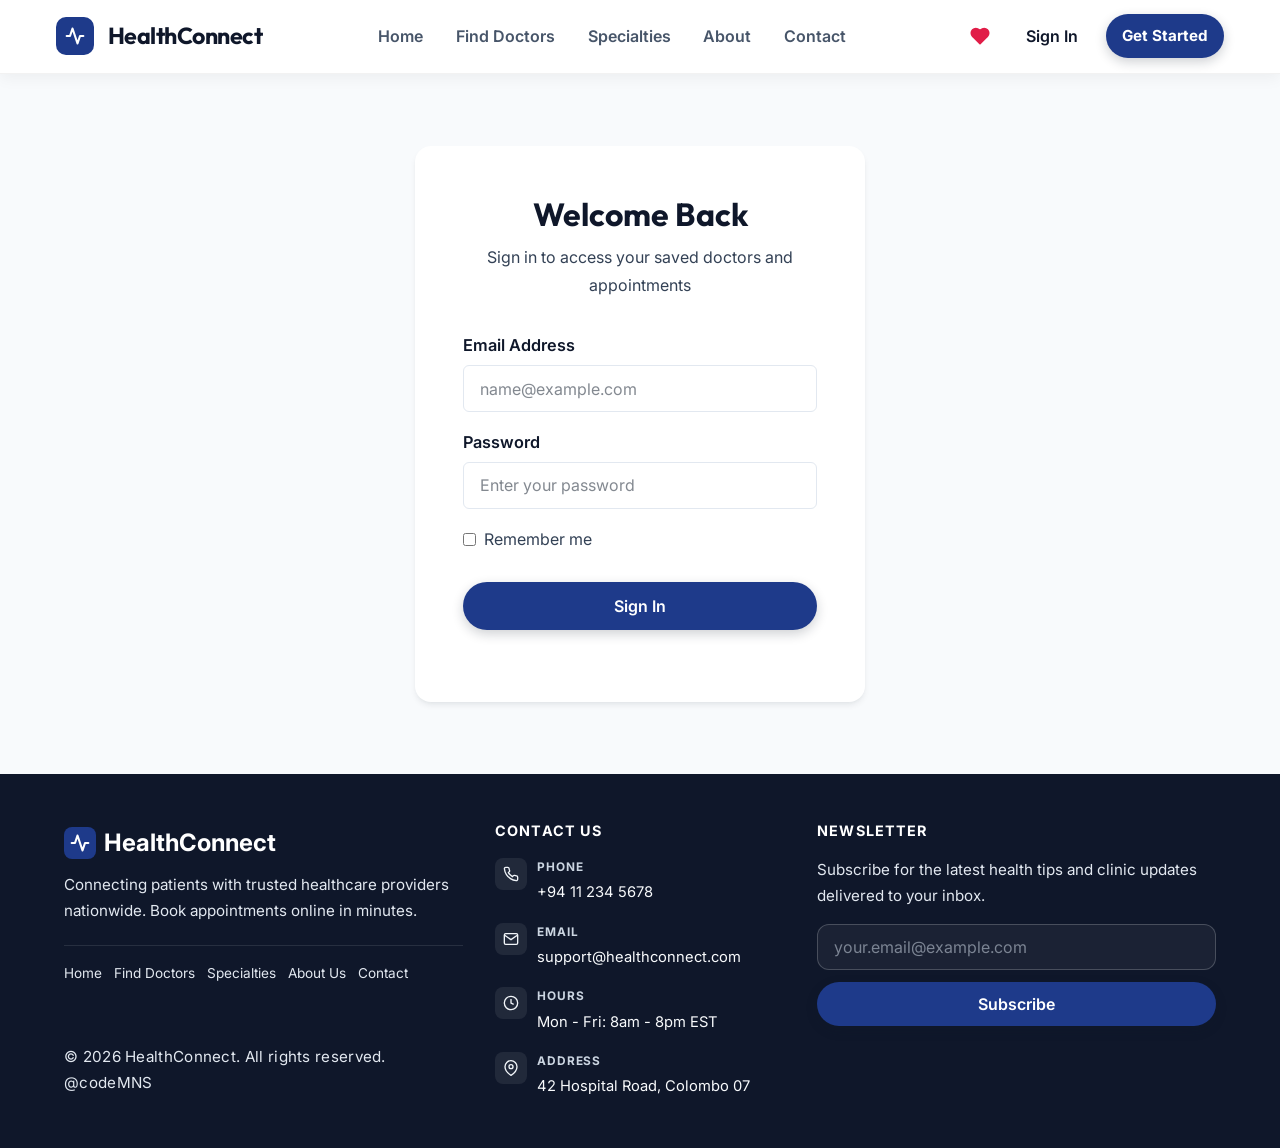
<file: login.html>
﻿<!DOCTYPE html>
<html lang="en">

<head>
    <meta charset="UTF-8">
    <meta name="viewport" content="width=device-width, initial-scale=1.0">
    <link rel="icon" type="image/svg+xml" href="images/favicon.svg">
    <title>Sign In &mdash; HealthConnect</title>
    <meta name="description"
        content="Sign in to your HealthConnect account to save and manage your favorite doctors.">
    <!-- Google Fonts -->
    <link rel="preconnect" href="https://fonts.googleapis.com">
    <link rel="preconnect" href="https://fonts.gstatic.com" crossorigin>
    <link
        href="https://fonts.googleapis.com/css2?family=Inter:wght@400;500;600;700&family=Outfit:wght@500;600;700;800&family=Playfair+Display:wght@400;600;700&display=swap"
        rel="stylesheet">
    <link rel="stylesheet" href="css/global.css">
    <link rel="stylesheet" href="css/mobile.css">
    <link rel="stylesheet" href="css/auth.css">
</head>

<body>
    <a href="#main-content" class="skip-link">Skip to main content</a>

    <!-- ===== HEADER / NAVIGATION ===== -->
    <header>
        <nav aria-label="Main navigation">
            <div class="container">
                <a href="index.html" class="logo">
                    <div class="logo-icon-box">
                        <svg xmlns="http://www.w3.org/2000/svg" width="20" height="20" viewBox="0 0 24 24" fill="none"
                            stroke="currentColor" stroke-width="2.5" stroke-linecap="round" stroke-linejoin="round">
                            <path d="M22 12h-4l-3 9L9 3l-3 9H2"></path>
                        </svg>
                    </div>
                    <span class="logo-text">HealthConnect</span>
                </a>
                <button class="hamburger-btn" type="button" aria-label="Toggle navigation menu" aria-expanded="false">
                    <span class="hamburger-line" aria-hidden="true"></span>
                    <span class="hamburger-line" aria-hidden="true"></span>
                    <span class="hamburger-line" aria-hidden="true"></span>
                </button>
                <ul class="nav-links">
                    <li><a href="index.html">Home</a></li>
                    <li><a href="search.html">Find Doctors</a></li>
                    <li><a href="specialties.html">Specialties</a></li>
                    <li><a href="about.html">About</a></li>
                    <li><a href="contact.html">Contact</a></li>
                </ul>
                <div class="nav-actions">
                    <button class="nav-icon-btn" aria-label="Saved Doctors">
                        <svg xmlns="http://www.w3.org/2000/svg" width="20" height="20" viewBox="0 0 24 24" fill="none"
                            stroke="currentColor" stroke-width="2" stroke-linecap="round" stroke-linejoin="round">
                            <path
                                d="M20.84 4.61a5.5 5.5 0 0 0-7.78 0L12 5.67l-1.06-1.06a5.5 5.5 0 0 0-7.78 7.78l1.06 1.06L12 21.23l7.78-7.78 1.06-1.06a5.5 5.5 0 0 0 0-7.78z">
                            </path>
                        </svg>
                    </button>
                    <a href="login.html" class="btn-sign-in">Sign In</a>
                    <a href="index.html#how-it-works" class="btn-primary btn-sm">Get Started</a>
                </div>
            </div>
        </nav>
    </header>

    <!-- ===== MAIN CONTENT ===== -->
    <main id="main-content">
        <section class="auth-page fade-up" aria-labelledby="auth-heading">
            <div class="container">
                <div class="auth-card">
                    <div class="auth-header">
                        <h1 id="auth-heading">Welcome Back</h1>
                        <p>Sign in to access your saved doctors and appointments</p>
                    </div>

                    <form id="login-form" class="auth-form">
                        <div class="form-group">
                            <label for="email">Email Address</label>
                            <input type="email" id="email" name="email" placeholder="name@example.com" required>
                        </div>

                        <div class="form-group">
                            <label for="password">Password</label>
                            <input type="password" id="password" name="password" placeholder="Enter your password" required>
                        </div>

                        <div class="auth-options">
                          <label>
                                <input type="checkbox" id="rememberMe"> Remember me
                            </label>
                        </div>

                        <button type="submit" class="btn-primary auth-submit-btn">Sign In</button>
                    </form>

                </div>
            </div>
        </section>
    </main>

    <!-- ===== FOOTER ===== -->
  <footer>
    <div class="footer-main">
      <div class="container">
        <h2 class="sr-only">Footer Information</h2>
        <div class="footer-grid">

          <!-- Column 1: Brand & Site Navigation -->
          <div class="footer-col">
            <a href="index.html" class="logo" aria-label="HealthConnect home">
              <span class="logo-icon" aria-hidden="true">
                <svg width="20" height="20" viewBox="0 0 24 24" fill="none" stroke="currentColor" stroke-width="2.5"
                  stroke-linecap="round" stroke-linejoin="round">
                  <path d="M22 12h-4l-3 9L9 3l-3 9H2" />
                </svg>
              </span>
              HealthConnect
            </a>
            <p>Connecting patients with trusted healthcare providers nationwide. Book appointments online in minutes.
            </p>
            <nav class="footer-nav" aria-label="Footer navigation">
              <a href="index.html">Home</a>
              <a href="search.html">Find Doctors</a>
              <a href="specialties.html">Specialties</a>
              <a href="about.html">About Us</a>
              <a href="contact.html">Contact</a>
            </nav>
            <p class="footer-copyright">&#169; 2026 HealthConnect. All rights reserved. @codeMNS</p>
          </div>

          <!-- Column 2: Contact Information -->
          <div class="footer-col footer-contact">
            <h3>Contact Us</h3>
            <div class="footer-contact-item">
              <span class="footer-contact-icon" aria-hidden="true">
                <svg viewBox="0 0 24 24" fill="none" stroke="currentColor" stroke-width="2" width="16" height="16">
                  <path
                    d="M22 16.92v3a2 2 0 01-2.18 2 19.79 19.79 0 01-8.63-3.07A19.5 19.5 0 015.13 12.8a19.79 19.79 0 01-3.07-8.67A2 2 0 014.11 2h3a2 2 0 012 1.72c.127.96.361 1.903.7 2.81a2 2 0 01-.45 2.11L8.09 9.91a16 16 0 006 6l1.27-1.27a2 2 0 012.11-.45c.907.339 1.85.573 2.81.7A2 2 0 0122 16.92z" />
                </svg>
              </span>
              <div class="footer-contact-text">
                <span class="footer-contact-label">Phone</span>
                <a href="tel:+94112345678" class="footer-contact-value">+94 11 234 5678</a>
              </div>
            </div>
            <div class="footer-contact-item">
              <span class="footer-contact-icon" aria-hidden="true">
                <svg viewBox="0 0 24 24" fill="none" stroke="currentColor" stroke-width="2" width="16" height="16">
                  <path d="M4 4h16c1.1 0 2 .9 2 2v12c0 1.1-.9 2-2 2H4c-1.1 0-2-.9-2-2V6c0-1.1.9-2 2-2z" />
                  <polyline points="22,6 12,13 2,6" />
                </svg>
              </span>
              <div class="footer-contact-text">
                <span class="footer-contact-label">Email</span>
                <a href="mailto:support@healthconnect.com" class="footer-contact-value">support@healthconnect.com</a>
              </div>
            </div>
            <div class="footer-contact-item">
              <span class="footer-contact-icon" aria-hidden="true">
                <svg viewBox="0 0 24 24" fill="none" stroke="currentColor" stroke-width="2" width="16" height="16">
                  <circle cx="12" cy="12" r="10" />
                  <polyline points="12 6 12 12 16 14" />
                </svg>
              </span>
              <div class="footer-contact-text">
                <span class="footer-contact-label">Hours</span>
                <span class="footer-contact-value">Mon - Fri: 8am - 8pm EST</span>
              </div>
            </div>
            <div class="footer-contact-item">
              <span class="footer-contact-icon" aria-hidden="true">
                <svg viewBox="0 0 24 24" fill="none" stroke="currentColor" stroke-width="2" width="16" height="16">
                  <path d="M21 10c0 7-9 13-9 13s-9-6-9-13a9 9 0 0118 0z" />
                  <circle cx="12" cy="10" r="3" />
                </svg>
              </span>
              <div class="footer-contact-text">
                <span class="footer-contact-label">Address</span>
                <span class="footer-contact-value">42 Hospital Road, Colombo 07</span>
              </div>
            </div>
          </div>

          <!-- Column 3: Newsletter -->
          <div class="footer-col footer-newsletter">
            <h3>Newsletter</h3>
            <p>Subscribe for the latest health tips and clinic updates delivered to your inbox.</p>
            <form class="newsletter-form" action="#"
              onsubmit="event.preventDefault(); alert('Thank you for subscribing!');">
              <input type="email" placeholder="your.email@example.com" required
                aria-label="Email address for newsletter">
              <button type="submit" class="btn-primary" aria-label="Subscribe to newsletter">Subscribe</button>
            </form>
          </div>

        </div>
      </div>
    </div>
  </footer>

    <!-- ===== JAVASCRIPT ===== -->
    <script src="js/auth.js"></script>
    <script src="js/login-page.js"></script>
    <script src="js/mobile-nav.js"></script>
    <script src="js/main.js"></script>
</body>

</html>
</file>
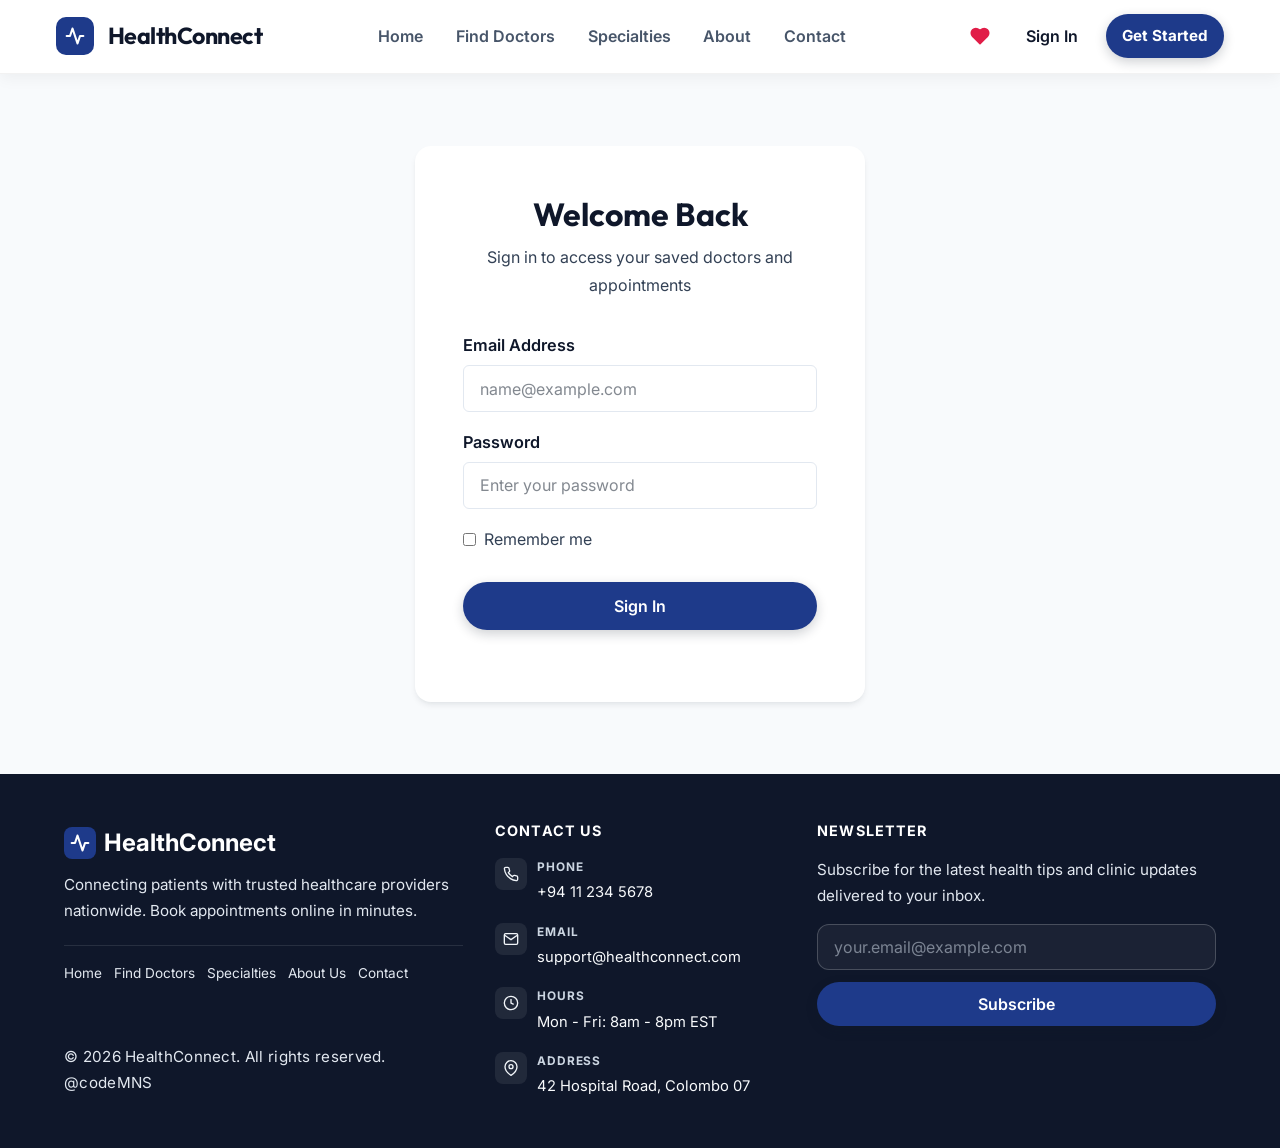
<file: profile-dashboard.html>
﻿<!DOCTYPE html>
<html lang="en">

<head>
    <meta charset="UTF-8">
    <meta name="viewport" content="width=device-width, initial-scale=1.0">
    <link rel="icon" type="image/svg+xml" href="images/favicon.svg">
    <title>My Dashboard &mdash; HealthConnect</title>
    <meta name="description"
        content="View your favorite doctors and recently viewed profiles on your HealthConnect dashboard.">
    <!-- Google Fonts -->
    <link rel="preconnect" href="https://fonts.googleapis.com">
    <link rel="preconnect" href="https://fonts.gstatic.com" crossorigin>
    <link
        href="https://fonts.googleapis.com/css2?family=Inter:wght@400;500;600;700&family=Outfit:wght@500;600;700;800&family=Playfair+Display:wght@400;600;700&display=swap"
        rel="stylesheet">
    <link rel="stylesheet" href="css/global.css">
    <link rel="stylesheet" href="css/mobile.css">
    <link rel="stylesheet" href="css/auth.css">
    <link rel="stylesheet" href="css/doctors.css">
    <style>
        .dashboard-page {
            padding: var(--spacing-3xl) 0;
            background-color: var(--color-bg-alt);
            min-height: calc(100vh - 400px);
        }

        .dashboard-header {
            margin-bottom: var(--spacing-2xl);
            background: white;
            padding: var(--spacing-xl);
            border-radius: var(--radius-lg);
            box-shadow: var(--shadow-sm);
            display: flex;
            align-items: center;
            gap: var(--spacing-md);
        }

        .dashboard-avatar {
            width: 80px;
            height: 80px;
            background-color: var(--color-primary-light);
            color: var(--color-primary);
            font-size: 2rem;
            font-weight: 700;
            border-radius: 50%;
            display: flex;
            align-items: center;
            justify-content: center;
        }

        .dashboard-section {
            margin-bottom: var(--spacing-3xl);
        }

        .dashboard-section h2 {
            font-size: 1.8rem;
            margin-bottom: var(--spacing-lg);
            color: var(--color-primary);
            display: flex;
            align-items: center;
            gap: var(--spacing-sm);
        }

        .dashboard-grid {
            display: grid;
            grid-template-columns: repeat(auto-fill, minmax(300px, 1fr));
            gap: var(--spacing-lg);
        }

        .empty-state {
            text-align: center;
            padding: var(--spacing-2xl);
            background: white;
            border-radius: var(--radius-lg);
            box-shadow: var(--shadow-sm);
            border: 2px dashed var(--color-border);
            color: var(--color-text-light);
        }

        .empty-state svg {
            margin-bottom: var(--spacing-md);
            opacity: 0.5;
        }

        /* Reused card styles for simple display */
        .dashboard-card {
            background: white;
            border-radius: var(--radius-md);
            padding: var(--spacing-lg);
            box-shadow: var(--shadow-sm);
            display: flex;
            gap: var(--spacing-md);
            align-items: center;
            transition: transform var(--transition-fast), box-shadow var(--transition-fast);
            text-decoration: none;
            color: var(--color-text);
            position: relative;
        }

        .dashboard-card:hover {
            transform: translateY(-3px);
            box-shadow: var(--shadow-md);
        }

        .dashboard-card img {
            width: 60px;
            height: 60px;
            border-radius: 50%;
            object-fit: cover;
        }

        .dashboard-card-info h3 {
            font-size: 1.1rem;
            margin-bottom: 0.2rem;
            color: var(--color-primary);
        }

        .dashboard-card-info p {
            font-size: 0.9rem;
            color: var(--color-text-light);
            margin-bottom: 0.3rem;
        }

        .remove-fav-btn {
            position: absolute;
            top: var(--spacing-sm);
            right: var(--spacing-sm);
            background: none;
            border: none;
            color: #e11d48;
            cursor: pointer;
            padding: 5px;
            transition: transform var(--transition-fast);
            z-index: 2;
        }

        .remove-fav-btn:hover {
            transform: scale(1.1);
        }
    </style>
</head>

<body>
    <a href="#main-content" class="skip-link">Skip to main content</a>

    <!-- ===== HEADER / NAVIGATION ===== -->
    <header>
        <nav aria-label="Main navigation">
            <div class="container">
                <a href="index.html" class="logo">
                    <div class="logo-icon-box">
                        <svg xmlns="http://www.w3.org/2000/svg" width="20" height="20" viewBox="0 0 24 24" fill="none"
                            stroke="currentColor" stroke-width="2.5" stroke-linecap="round" stroke-linejoin="round">
                            <path d="M22 12h-4l-3 9L9 3l-3 9H2"></path>
                        </svg>
                    </div>
                    <span class="logo-text">HealthConnect</span>
                </a>
                <button class="hamburger-btn" type="button" aria-label="Toggle navigation menu" aria-expanded="false">
                    <span class="hamburger-line" aria-hidden="true"></span>
                    <span class="hamburger-line" aria-hidden="true"></span>
                    <span class="hamburger-line" aria-hidden="true"></span>
                </button>
                <ul class="nav-links">
                    <li><a href="index.html">Home</a></li>
                    <li><a href="search.html">Find Doctors</a></li>
                    <li><a href="specialties.html">Specialties</a></li>
                    <li><a href="about.html">About</a></li>
                    <li><a href="contact.html">Contact</a></li>
                </ul>
                <div class="nav-actions">
                    <!-- Handled by auth.js -->
                </div>
            </div>
        </nav>
    </header>

    <!-- ===== MAIN CONTENT ===== -->
    <main id="main-content">
        <!-- ===== HERO ===== -->
        <section class="subpage-hero" aria-labelledby="dashboard-heading">
            <div class="container subpage-hero-content">
                <span class="section-pill">MY DASHBOARD</span>
                <h1 id="dashboard-heading">Your Saved Doctors</h1>
                <p>Manage and quickly access your favorite healthcare professionals. Review availabilities and seamlessly book your next appointment.</p>
            </div>
        </section>

        <div class="dashboard-page">
            <div class="container">

                <div class="dashboard-section fade-up" style="animation-delay: 0.1s;">
                    <div id="favorites-grid" class="dashboard-grid">
                        <!-- Dynamically populated -->
                    </div>
                </div>

            </div>
        </div>
    </main>

    <!-- ===== FOOTER ===== -->
  <footer>
    <div class="footer-main">
      <div class="container">
        <h2 class="sr-only">Footer Information</h2>
        <div class="footer-grid">

          <!-- Column 1: Brand & Site Navigation -->
          <div class="footer-col">
            <a href="index.html" class="logo" aria-label="HealthConnect home">
              <span class="logo-icon" aria-hidden="true">
                <svg width="20" height="20" viewBox="0 0 24 24" fill="none" stroke="currentColor" stroke-width="2.5"
                  stroke-linecap="round" stroke-linejoin="round">
                  <path d="M22 12h-4l-3 9L9 3l-3 9H2" />
                </svg>
              </span>
              HealthConnect
            </a>
            <p>Connecting patients with trusted healthcare providers nationwide. Book appointments online in minutes.
            </p>
            <nav class="footer-nav" aria-label="Footer navigation">
              <a href="index.html">Home</a>
              <a href="search.html">Find Doctors</a>
              <a href="specialties.html">Specialties</a>
              <a href="about.html">About Us</a>
              <a href="contact.html">Contact</a>
            </nav>
            <p class="footer-copyright">&#169; 2026 HealthConnect. All rights reserved. @codeMNS</p>
          </div>

          <!-- Column 2: Contact Information -->
          <div class="footer-col footer-contact">
            <h3>Contact Us</h3>
            <div class="footer-contact-item">
              <span class="footer-contact-icon" aria-hidden="true">
                <svg viewBox="0 0 24 24" fill="none" stroke="currentColor" stroke-width="2" width="16" height="16">
                  <path
                    d="M22 16.92v3a2 2 0 01-2.18 2 19.79 19.79 0 01-8.63-3.07A19.5 19.5 0 015.13 12.8a19.79 19.79 0 01-3.07-8.67A2 2 0 014.11 2h3a2 2 0 012 1.72c.127.96.361 1.903.7 2.81a2 2 0 01-.45 2.11L8.09 9.91a16 16 0 006 6l1.27-1.27a2 2 0 012.11-.45c.907.339 1.85.573 2.81.7A2 2 0 0122 16.92z" />
                </svg>
              </span>
              <div class="footer-contact-text">
                <span class="footer-contact-label">Phone</span>
                <a href="tel:+94112345678" class="footer-contact-value">+94 11 234 5678</a>
              </div>
            </div>
            <div class="footer-contact-item">
              <span class="footer-contact-icon" aria-hidden="true">
                <svg viewBox="0 0 24 24" fill="none" stroke="currentColor" stroke-width="2" width="16" height="16">
                  <path d="M4 4h16c1.1 0 2 .9 2 2v12c0 1.1-.9 2-2 2H4c-1.1 0-2-.9-2-2V6c0-1.1.9-2 2-2z" />
                  <polyline points="22,6 12,13 2,6" />
                </svg>
              </span>
              <div class="footer-contact-text">
                <span class="footer-contact-label">Email</span>
                <a href="mailto:support@healthconnect.com" class="footer-contact-value">support@healthconnect.com</a>
              </div>
            </div>
            <div class="footer-contact-item">
              <span class="footer-contact-icon" aria-hidden="true">
                <svg viewBox="0 0 24 24" fill="none" stroke="currentColor" stroke-width="2" width="16" height="16">
                  <circle cx="12" cy="12" r="10" />
                  <polyline points="12 6 12 12 16 14" />
                </svg>
              </span>
              <div class="footer-contact-text">
                <span class="footer-contact-label">Hours</span>
                <span class="footer-contact-value">Mon - Fri: 8am - 8pm EST</span>
              </div>
            </div>
            <div class="footer-contact-item">
              <span class="footer-contact-icon" aria-hidden="true">
                <svg viewBox="0 0 24 24" fill="none" stroke="currentColor" stroke-width="2" width="16" height="16">
                  <path d="M21 10c0 7-9 13-9 13s-9-6-9-13a9 9 0 0118 0z" />
                  <circle cx="12" cy="10" r="3" />
                </svg>
              </span>
              <div class="footer-contact-text">
                <span class="footer-contact-label">Address</span>
                <span class="footer-contact-value">42 Hospital Road, Colombo 07</span>
              </div>
            </div>
          </div>

          <!-- Column 3: Newsletter -->
          <div class="footer-col footer-newsletter">
            <h3>Newsletter</h3>
            <p>Subscribe for the latest health tips and clinic updates delivered to your inbox.</p>
            <form class="newsletter-form" action="#"
              onsubmit="event.preventDefault(); alert('Thank you for subscribing!');">
              <input type="email" placeholder="your.email@example.com" required
                aria-label="Email address for newsletter">
              <button type="submit" class="btn-primary" aria-label="Subscribe to newsletter">Subscribe</button>
            </form>
          </div>

        </div>
      </div>
    </div>
  </footer>

    <!-- ===== JAVASCRIPT ===== -->
    <script src="js/auth.js"></script>
    <script src="js/xml-loader.js"></script> <!-- To get doctor data -->
    <script src="js/profile-dashboard-page.js"></script>
    <script src="js/mobile-nav.js"></script>
    <script src="js/main.js"></script>
</body>

</html>
</file>
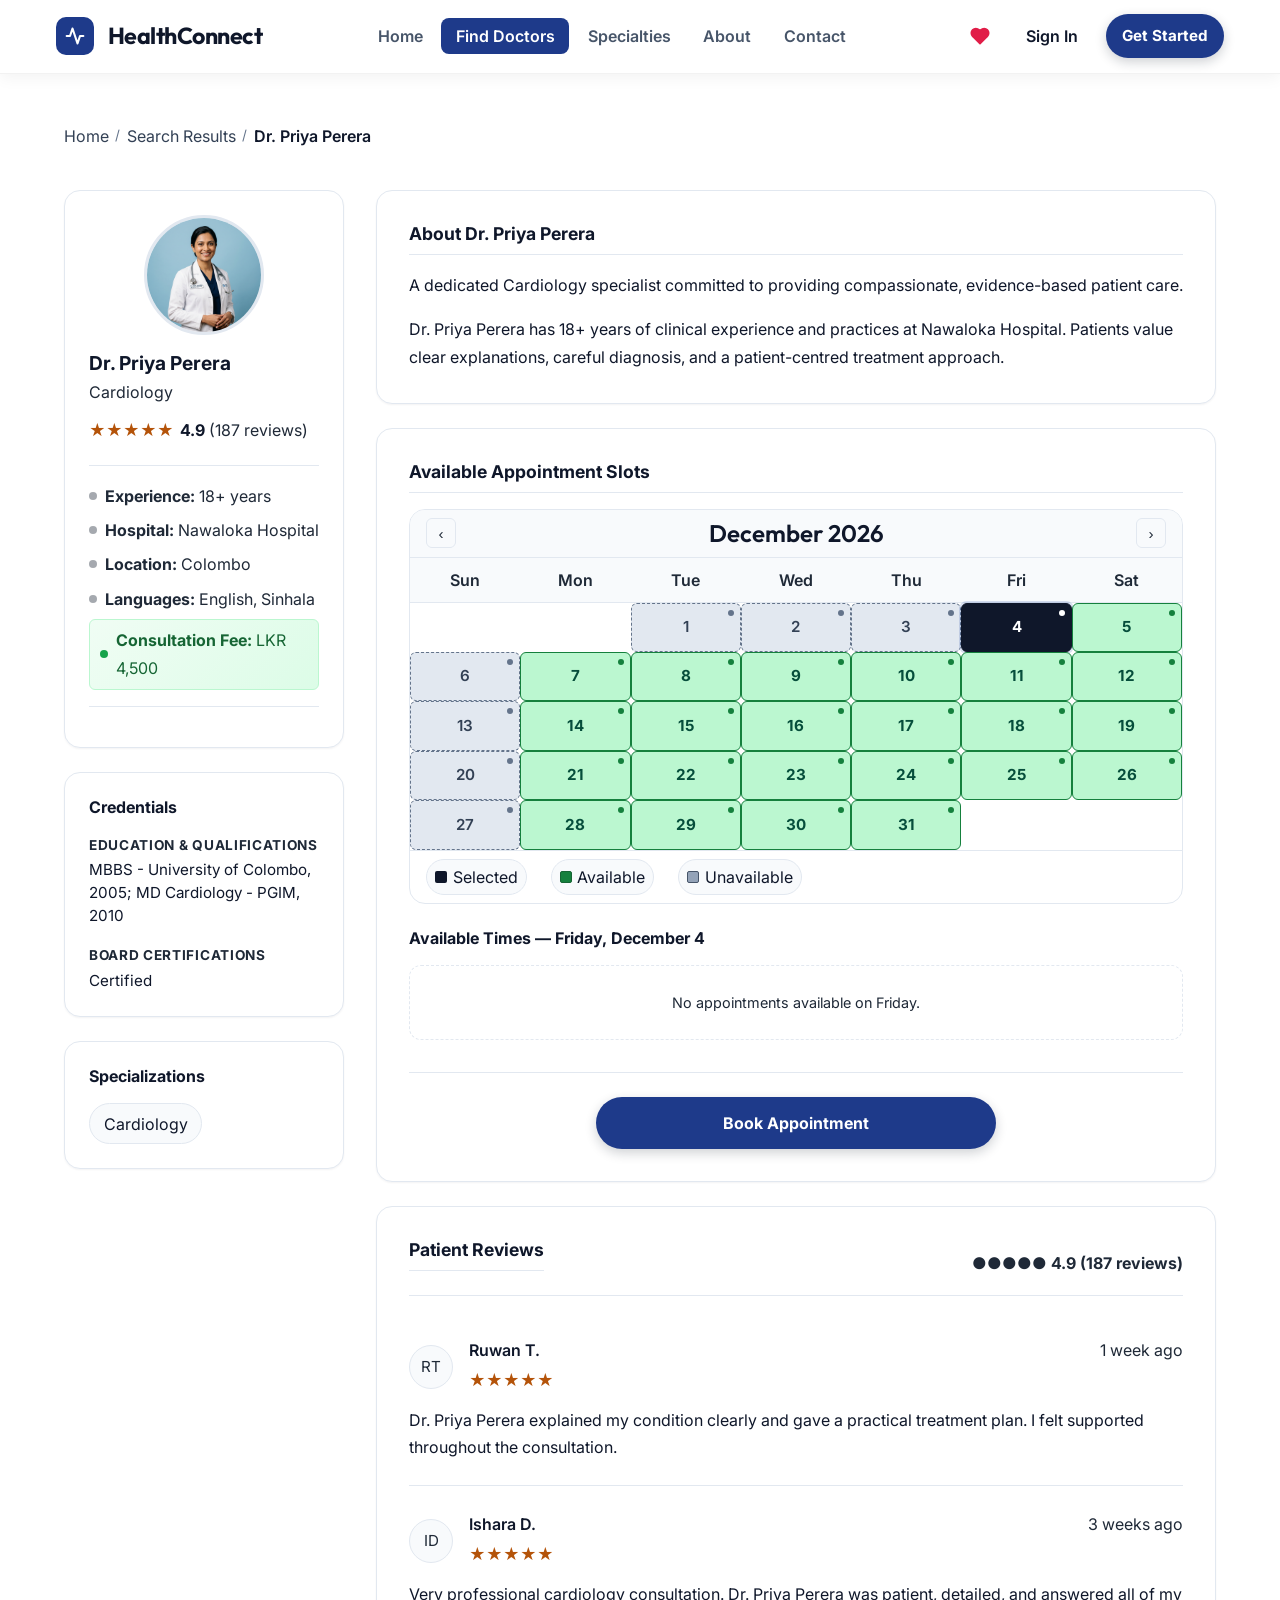
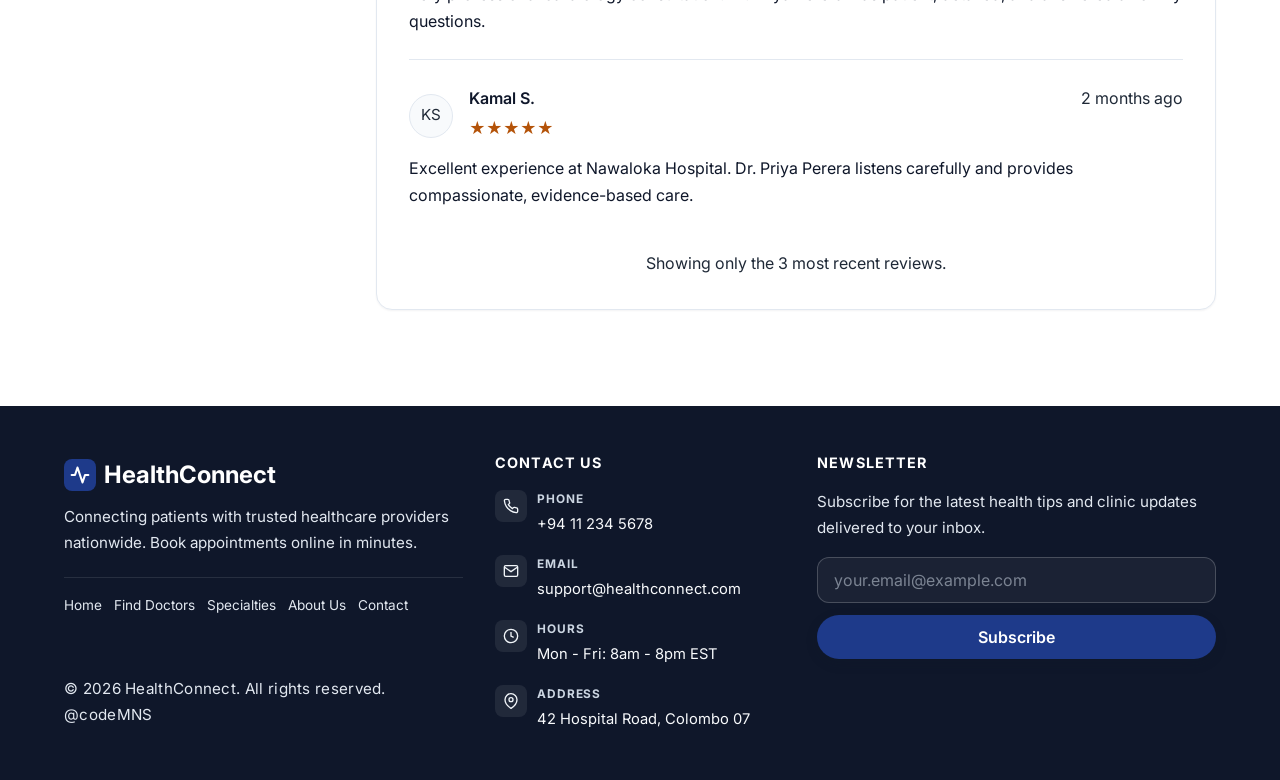
<file: profile.html>
﻿<!DOCTYPE html>
<html lang="en">

<head>
  <meta charset="UTF-8">
  <meta name="viewport" content="width=device-width, initial-scale=1.0">
  <link rel="icon" type="image/svg+xml" href="images/favicon.svg">
  <title>Doctor Profile — HealthConnect</title>
  <meta name="description"
    content="View doctor profile, credentials, patient reviews, and available appointment slots. Book your appointment on HealthConnect.">
  <!-- Google Fonts -->
  <link rel="preconnect" href="https://fonts.googleapis.com">
  <link rel="preconnect" href="https://fonts.gstatic.com" crossorigin>
  <link
    href="https://fonts.googleapis.com/css2?family=Inter:wght@400;500;600;700&family=Outfit:wght@500;600;700;800&family=Playfair+Display:wght@400;600;700&display=swap"
    rel="stylesheet">
  <link rel="stylesheet" href="css/global.css">
  <link rel="stylesheet" href="css/mobile.css">
  <link rel="stylesheet" href="css/auth.css">
  <link rel="stylesheet" href="css/profile.css">
</head>

<body>
  <a href="#main-content" class="skip-link">Skip to main content</a>

  <!-- ===== HEADER / NAVIGATION ===== -->
  <header>
    <nav aria-label="Main navigation">
      <div class="container">
        <a href="index.html" class="logo">
          <div class="logo-icon-box">
            <svg xmlns="http://www.w3.org/2000/svg" width="20" height="20" viewBox="0 0 24 24" fill="none"
              stroke="currentColor" stroke-width="2.5" stroke-linecap="round" stroke-linejoin="round">
              <path d="M22 12h-4l-3 9L9 3l-3 9H2"></path>
            </svg>
          </div>
          <span class="logo-text">HealthConnect</span>
        </a>
        <button class="hamburger-btn" type="button" aria-label="Toggle navigation menu" aria-expanded="false">
          <span class="hamburger-line" aria-hidden="true"></span>
          <span class="hamburger-line" aria-hidden="true"></span>
          <span class="hamburger-line" aria-hidden="true"></span>
        </button>
        <ul class="nav-links">
          <li><a href="index.html">Home</a></li>
          <li><a href="search.html" class="active" aria-current="page">Find Doctors</a></li>
          <li><a href="specialties.html">Specialties</a></li>
          <li><a href="about.html">About</a></li>
          <li><a href="contact.html">Contact</a></li>
        </ul>
        <div class="nav-actions">
          <button class="nav-icon-btn" aria-label="Saved Doctors">
            <svg xmlns="http://www.w3.org/2000/svg" width="20" height="20" viewBox="0 0 24 24" fill="#e11d48"
              stroke="#e11d48" stroke-width="2" stroke-linecap="round" stroke-linejoin="round">
              <path
                d="M20.84 4.61a5.5 5.5 0 0 0-7.78 0L12 5.67l-1.06-1.06a5.5 5.5 0 0 0-7.78 7.78l1.06 1.06L12 21.23l7.78-7.78 1.06-1.06a5.5 5.5 0 0 0 0-7.78z">
              </path>
            </svg>
          </button>
          <a href="#" class="btn-sign-in">Sign In</a>
          <a href="index.html#how-it-works" class="btn-primary btn-sm">Get Started</a>
        </div>
      </div>
    </nav>
  </header>

  <!-- ===== MAIN CONTENT ===== -->
  <main id="main-content">
    <div class="profile-page">
      <div class="container">

        <!-- ===== BREADCRUMB ===== -->
        <nav class="breadcrumb" aria-label="Page breadcrumb">
          <a href="index.html">Home</a>
          <span class="breadcrumb-sep" aria-hidden="true">/</span>
          <a href="search.html">Search Results</a>
          <span class="breadcrumb-sep" aria-hidden="true">/</span>
          <span>Doctor Profile</span>
        </nav>

        <!-- ===== TWO-COLUMN PROFILE LAYOUT ===== -->
        <div class="profile-layout">

          <!-- ===== LEFT SIDEBAR ===== -->
          <aside class="profile-sidebar" aria-label="Doctor information">

            <!-- Doctor Overview Card -->
            <div class="sidebar-card">
              <img src="images/avatar.svg" alt="Profile photo of Dr. Priya Perera" class="profile-doctor-img"
                id="profile-doctor-img" width="120" height="120">

              <h1 class="sidebar-name">Doctor Name</h1>
              <p class="sidebar-specialty text-muted">Specialty</p>

              <div class="star-rating" role="img" aria-label="Rating: 5.0 out of 5 stars, recent reviews">
                <span aria-hidden="true">&#9679;&#9679;&#9679;&#9679;&#9679;</span>
                <span class="rating-number">5.0</span>
                <span class="rating-count">(124 reviews)</span>
              </div>

              <!-- Key Stats -->
              <div class="sidebar-stats" role="list" aria-label="Doctor details">
                <div class="sidebar-stat" role="listitem">
                  <span class="stat-dot" aria-hidden="true"></span>
                  <span><strong>Experience:</strong> --</span>
                </div>
                <div class="sidebar-stat" role="listitem">
                  <span class="stat-dot" aria-hidden="true"></span>
                  <span><strong>Hospital:</strong> --</span>
                </div>
                <div class="sidebar-stat" role="listitem">
                  <span class="stat-dot" aria-hidden="true"></span>
                  <span><strong>Location:</strong> --</span>
                </div>
                <div class="sidebar-stat" role="listitem">
                  <span class="stat-dot" aria-hidden="true"></span>
                  <span><strong>Languages:</strong> --</span>
                </div>
                <div class="sidebar-stat sidebar-fee" role="listitem">
                  <span class="stat-dot" aria-hidden="true"></span>
                  <span><strong>Consultation Fee:</strong> LKR 4,500</span>
                </div>
              </div>


            </div>

            <!-- Credentials Card -->
            <div class="sidebar-card">
              <h2 class="sidebar-section-title">Credentials</h2>
              <div class="credentials-list">
                <div class="credential-item">
                  <p class="credential-label">Education</p>
                  <p class="credential-value">MD &mdash; Harvard Medical School</p>
                  <p class="credential-year">2005</p>
                </div>
                <div class="credential-item">
                  <p class="credential-label">Residency</p>
                  <p class="credential-value">Internal Medicine &mdash; Johns Hopkins</p>
                  <p class="credential-year">2005&ndash;2008</p>
                </div>
                <div class="credential-item">
                  <p class="credential-label">Fellowship</p>
                  <p class="credential-value">Cardiology &mdash; Mayo Clinic</p>
                  <p class="credential-year">2008&ndash;2011</p>
                </div>
                <div class="credential-item">
                  <p class="credential-label">Board Certifications</p>
                  <p class="credential-value">American Board of Internal Medicine</p>
                  <p class="credential-value">American Board of Cardiovascular Disease</p>
                </div>
              </div>
            </div>

            <!-- Specializations Card -->
            <div class="sidebar-card">
              <h2 class="sidebar-section-title">Specializations</h2>
              <div class="spec-tags" role="list" aria-label="Specializations">
                <span class="spec-tag" role="listitem">Heart Disease</span>
                <span class="spec-tag" role="listitem">Hypertension</span>
                <span class="spec-tag" role="listitem">Arrhythmia</span>
                <span class="spec-tag" role="listitem">Heart Failure</span>
                <span class="spec-tag" role="listitem">Preventive Cardiology</span>
              </div>
            </div>

          </aside>

          <!-- ===== RIGHT MAIN AREA ===== -->
          <div class="profile-main">

            <!-- About Section -->
            <section class="fade-up" aria-labelledby="about-heading">
              <h2 id="about-heading">About Doctor</h2>
              <p>
                This doctor's profile is loading personalized information.
              </p>
              <p>
                Please wait while we sync biography, credentials, and recent patient reviews.
              </p>
            </section>

            <!-- Available Appointment Slots Section -->
            <section class="fade-up" aria-labelledby="slots-heading">
              <h2 id="slots-heading">Available Appointment Slots</h2>

              <!-- Calendar (March 2024) -->
              <div class="calendar-wrapper" role="application" aria-label="Appointment calendar">
                <div class="calendar-header">
                  <button class="calendar-nav-btn" type="button" aria-label="Previous month">&#8249;</button>
                  <h3><span id="calendar-month-title">Loading...</span></h3>
                  <button class="calendar-nav-btn" type="button" aria-label="Next month">&#8250;</button>
                </div>
                <div class="calendar-grid" role="grid" aria-label="Calendar dates">
                  <!-- Day name headers -->
                  <div role="row">
                    <div class="calendar-day-name" role="columnheader" aria-label="Sunday">Sun</div>
                    <div class="calendar-day-name" role="columnheader" aria-label="Monday">Mon</div>
                    <div class="calendar-day-name" role="columnheader" aria-label="Tuesday">Tue</div>
                    <div class="calendar-day-name" role="columnheader" aria-label="Wednesday">Wed</div>
                    <div class="calendar-day-name" role="columnheader" aria-label="Thursday">Thu</div>
                    <div class="calendar-day-name" role="columnheader" aria-label="Friday">Fri</div>
                    <div class="calendar-day-name" role="columnheader" aria-label="Saturday">Sat</div>
                  </div>

                  <!-- Week 1 (March starts on Friday) -->
                  <div role="row">
                    <div class="calendar-day empty" role="gridcell" aria-hidden="true"></div>
                    <div class="calendar-day empty" role="gridcell" aria-hidden="true"></div>
                    <div class="calendar-day empty" role="gridcell" aria-hidden="true"></div>
                    <div class="calendar-day empty" role="gridcell" aria-hidden="true"></div>
                    <div class="calendar-day empty" role="gridcell" aria-hidden="true"></div>
                    <div class="calendar-day available" role="gridcell" tabindex="0" aria-label="March 1, available">1
                    </div>
                    <div class="calendar-day available" role="gridcell" tabindex="0" aria-label="March 2, available">2
                    </div>
                  </div>

                  <!-- Week 2 -->
                  <div role="row">
                    <div class="calendar-day unavailable" role="gridcell" aria-label="March 3, unavailable"
                      aria-disabled="true">3</div>
                    <div class="calendar-day available" role="gridcell" tabindex="0" aria-label="March 4, available">4
                    </div>
                    <div class="calendar-day available" role="gridcell" tabindex="0" aria-label="March 5, available">5
                    </div>
                    <div class="calendar-day available" role="gridcell" tabindex="0" aria-label="March 6, available">6
                    </div>
                    <div class="calendar-day available" role="gridcell" tabindex="0" aria-label="March 7, available">7
                    </div>
                    <div class="calendar-day available" role="gridcell" tabindex="0" aria-label="March 8, available">8
                    </div>
                    <div class="calendar-day unavailable" role="gridcell" aria-label="March 9, unavailable"
                      aria-disabled="true">9</div>
                  </div>

                  <!-- Week 3 -->
                  <div role="row">
                    <div class="calendar-day unavailable" role="gridcell" aria-label="March 10, unavailable"
                      aria-disabled="true">10</div>
                    <div class="calendar-day available" role="gridcell" tabindex="0" aria-label="March 11, available">11
                    </div>
                    <div class="calendar-day available" role="gridcell" tabindex="0" aria-label="March 12, available">12
                    </div>
                    <div class="calendar-day available" role="gridcell" tabindex="0" aria-label="March 13, available">13
                    </div>
                    <div class="calendar-day available" role="gridcell" tabindex="0" aria-label="March 14, available">14
                    </div>
                    <div class="calendar-day selected" role="gridcell" tabindex="0" aria-label="March 15, selected"
                      aria-selected="true">15</div>
                    <div class="calendar-day available" role="gridcell" tabindex="0" aria-label="March 16, available">16
                    </div>
                  </div>

                  <!-- Week 4 -->
                  <div role="row">
                    <div class="calendar-day unavailable" role="gridcell" aria-label="March 17, unavailable"
                      aria-disabled="true">17</div>
                    <div class="calendar-day available" role="gridcell" tabindex="0" aria-label="March 18, available">18
                    </div>
                    <div class="calendar-day available" role="gridcell" tabindex="0" aria-label="March 19, available">19
                    </div>
                    <div class="calendar-day available" role="gridcell" tabindex="0" aria-label="March 20, available">20
                    </div>
                    <div class="calendar-day available" role="gridcell" tabindex="0" aria-label="March 21, available">21
                    </div>
                    <div class="calendar-day available" role="gridcell" tabindex="0" aria-label="March 22, available">22
                    </div>
                    <div class="calendar-day unavailable" role="gridcell" aria-label="March 23, unavailable"
                      aria-disabled="true">23</div>
                  </div>

                  <!-- Week 5 -->
                  <div role="row">
                    <div class="calendar-day unavailable" role="gridcell" aria-label="March 24, unavailable"
                      aria-disabled="true">24</div>
                    <div class="calendar-day available" role="gridcell" tabindex="0" aria-label="March 25, available">25
                    </div>
                    <div class="calendar-day available" role="gridcell" tabindex="0" aria-label="March 26, available">26
                    </div>
                    <div class="calendar-day available" role="gridcell" tabindex="0" aria-label="March 27, available">27
                    </div>
                    <div class="calendar-day available" role="gridcell" tabindex="0" aria-label="March 28, available">28
                    </div>
                    <div class="calendar-day available" role="gridcell" tabindex="0" aria-label="March 29, available">29
                    </div>
                    <div class="calendar-day unavailable" role="gridcell" aria-label="March 30, unavailable"
                      aria-disabled="true">30</div>
                  </div>

                  <!-- Week 6 -->
                  <div role="row">
                    <div class="calendar-day available" role="gridcell" tabindex="0" aria-label="March 31, available">31
                    </div>
                    <div class="calendar-day empty" role="gridcell" aria-hidden="true"></div>
                    <div class="calendar-day empty" role="gridcell" aria-hidden="true"></div>
                    <div class="calendar-day empty" role="gridcell" aria-hidden="true"></div>
                    <div class="calendar-day empty" role="gridcell" aria-hidden="true"></div>
                    <div class="calendar-day empty" role="gridcell" aria-hidden="true"></div>
                    <div class="calendar-day empty" role="gridcell" aria-hidden="true"></div>
                  </div>
                </div>

                <!-- Calendar Legend -->
                <div class="calendar-legend" role="group" aria-label="Calendar legend">
                  <div class="legend-item">
                    <span class="legend-dot selected" aria-hidden="true"></span>
                    <span>Selected</span>
                  </div>
                  <div class="legend-item">
                    <span class="legend-dot available" aria-hidden="true"></span>
                    <span>Available</span>
                  </div>
                  <div class="legend-item">
                    <span class="legend-dot unavailable" aria-hidden="true"></span>
                    <span>Unavailable</span>
                  </div>
                </div>
              </div>

              <!-- Time Slots for Selected Date -->
              <h3 class="available-times-heading">Available Times &mdash; Friday, March 15</h3>

              <!-- Morning Slots -->
              <div class="timeslot-section" id="morning-slots">
                <p class="timeslot-period">Morning</p>
                <div class="timeslot-grid" role="group" aria-label="Morning time slots">
                  <button class="timeslot-btn" type="button" aria-label="Book appointment at 9:00 AM">9:00 AM</button>
                  <button class="timeslot-btn" type="button" aria-label="Book appointment at 9:30 AM">9:30 AM</button>
                  <button class="timeslot-btn" type="button" aria-label="Book appointment at 10:00 AM">10:00 AM</button>
                  <button class="timeslot-btn selected" type="button" aria-label="Book appointment at 10:30 AM"
                    aria-pressed="true">10:30 AM</button>
                  <button class="timeslot-btn" type="button" aria-label="Book appointment at 11:00 AM">11:00 AM</button>
                  <button class="timeslot-btn" type="button" aria-label="Book appointment at 11:30 AM">11:30 AM</button>
                </div>
              </div>

              <!-- Afternoon Slots -->
              <div class="timeslot-section" id="afternoon-slots">
                <p class="timeslot-period">Afternoon</p>
                <div class="timeslot-grid" role="group" aria-label="Afternoon time slots">
                  <button class="timeslot-btn" type="button" aria-label="Book appointment at 1:00 PM">1:00 PM</button>
                  <button class="timeslot-btn" type="button" aria-label="Book appointment at 1:30 PM">1:30 PM</button>
                  <button class="timeslot-btn" type="button" aria-label="Book appointment at 2:00 PM">2:00 PM</button>
                  <button class="timeslot-btn" type="button" aria-label="Book appointment at 2:30 PM">2:30 PM</button>
                  <button class="timeslot-btn" type="button" aria-label="Book appointment at 3:00 PM">3:00 PM</button>
                  <button class="timeslot-btn" type="button" aria-label="Book appointment at 3:30 PM">3:30 PM</button>
                  <button class="timeslot-btn" type="button" aria-label="Book appointment at 4:00 PM">4:00 PM</button>
                  <button class="timeslot-btn" type="button" aria-label="Book appointment at 4:30 PM">4:30 PM</button>
                </div>
              </div>

              <!-- Booking Action -->
              <div class="booking-action-footer fade-up">
                <a href="booking.html" class="btn-primary sidebar-book-btn">Book Appointment</a>
              </div>
            </section>

            <!-- Patient Reviews Section -->
            <section class="fade-up" aria-labelledby="reviews-heading">
              <div class="reviews-header">
                <h2 id="reviews-heading">Patient Reviews</h2>
                <div class="reviews-summary" role="group" aria-label="Overall rating: 5.0 out of 5, 124 reviews">
                  <span aria-hidden="true">&#9679;&#9679;&#9679;&#9679;&#9679;</span>
                  <span> 5.0 </span>
                  <span class="text-muted">(124 reviews)</span>
                </div>
              </div>

              <div id="reviews-list" aria-live="polite"></div>
              <p class="reviews-note">Showing only the 3 most recent reviews.</p>

            </section>

          </div>
          <!-- end .profile-main -->

        </div>
        <!-- end .profile-layout -->

      </div>
    </div>
  </main>

  <!-- ===== FOOTER ===== -->
  <footer>
    <div class="footer-main">
      <div class="container">
        <div class="footer-grid">

          <!-- Column 1: Brand & Site Navigation -->
          <div class="footer-col">
            <a href="index.html" class="logo" aria-label="HealthConnect home">
              <span class="logo-icon" aria-hidden="true">
                <svg width="20" height="20" viewBox="0 0 24 24" fill="none" stroke="currentColor" stroke-width="2.5"
                  stroke-linecap="round" stroke-linejoin="round">
                  <path d="M22 12h-4l-3 9L9 3l-3 9H2" />
                </svg>
              </span>
              HealthConnect
            </a>
            <p>Connecting patients with trusted healthcare providers nationwide. Book appointments online in minutes.
            </p>
            <nav class="footer-nav" aria-label="Footer navigation">
              <a href="index.html">Home</a>
              <a href="search.html">Find Doctors</a>
              <a href="specialties.html">Specialties</a>
              <a href="about.html">About Us</a>
              <a href="contact.html">Contact</a>
            </nav>
            <p class="footer-copyright">&#169; 2026 HealthConnect. All rights reserved. @codeMNS</p>
          </div>

          <!-- Column 2: Contact Information -->
          <div class="footer-col footer-contact">
            <h3>Contact Us</h3>
            <div class="footer-contact-item">
              <span class="footer-contact-icon" aria-hidden="true">
                <svg viewBox="0 0 24 24" fill="none" stroke="currentColor" stroke-width="2" width="16" height="16">
                  <path
                    d="M22 16.92v3a2 2 0 01-2.18 2 19.79 19.79 0 01-8.63-3.07A19.5 19.5 0 015.13 12.8a19.79 19.79 0 01-3.07-8.67A2 2 0 014.11 2h3a2 2 0 012 1.72c.127.96.361 1.903.7 2.81a2 2 0 01-.45 2.11L8.09 9.91a16 16 0 006 6l1.27-1.27a2 2 0 012.11-.45c.907.339 1.85.573 2.81.7A2 2 0 0122 16.92z" />
                </svg>
              </span>
              <div class="footer-contact-text">
                <span class="footer-contact-label">Phone</span>
                <a href="tel:+94112345678" class="footer-contact-value">+94 11 234 5678</a>
              </div>
            </div>
            <div class="footer-contact-item">
              <span class="footer-contact-icon" aria-hidden="true">
                <svg viewBox="0 0 24 24" fill="none" stroke="currentColor" stroke-width="2" width="16" height="16">
                  <path d="M4 4h16c1.1 0 2 .9 2 2v12c0 1.1-.9 2-2 2H4c-1.1 0-2-.9-2-2V6c0-1.1.9-2 2-2z" />
                  <polyline points="22,6 12,13 2,6" />
                </svg>
              </span>
              <div class="footer-contact-text">
                <span class="footer-contact-label">Email</span>
                <a href="mailto:support@healthconnect.com" class="footer-contact-value">support@healthconnect.com</a>
              </div>
            </div>
            <div class="footer-contact-item">
              <span class="footer-contact-icon" aria-hidden="true">
                <svg viewBox="0 0 24 24" fill="none" stroke="currentColor" stroke-width="2" width="16" height="16">
                  <circle cx="12" cy="12" r="10" />
                  <polyline points="12 6 12 12 16 14" />
                </svg>
              </span>
              <div class="footer-contact-text">
                <span class="footer-contact-label">Hours</span>
                <span class="footer-contact-value">Mon - Fri: 8am - 8pm EST</span>
              </div>
            </div>
            <div class="footer-contact-item">
              <span class="footer-contact-icon" aria-hidden="true">
                <svg viewBox="0 0 24 24" fill="none" stroke="currentColor" stroke-width="2" width="16" height="16">
                  <path d="M21 10c0 7-9 13-9 13s-9-6-9-13a9 9 0 0118 0z" />
                  <circle cx="12" cy="10" r="3" />
                </svg>
              </span>
              <div class="footer-contact-text">
                <span class="footer-contact-label">Address</span>
                <span class="footer-contact-value">42 Hospital Road, Colombo 07</span>
              </div>
            </div>
          </div>

          <!-- Column 3: Newsletter -->
          <div class="footer-col footer-newsletter">
            <h3>Newsletter</h3>
            <p>Subscribe for the latest health tips and clinic updates delivered to your inbox.</p>
            <form class="newsletter-form" action="#"
              onsubmit="event.preventDefault(); alert('Thank you for subscribing!');">
              <input type="email" placeholder="your.email@example.com" required
                aria-label="Email address for newsletter">
              <button type="submit" class="btn-primary" aria-label="Subscribe to newsletter">Subscribe</button>
            </form>
          </div>

        </div>
      </div>
    </div>
  </footer>

  <!-- ===== JAVASCRIPT ===== -->
  <script src="js/xml-loader.js"></script>
  <script src="js/timeslots.js"></script>
  <script src="js/profile.js"></script>
  <script src="js/mobile-nav.js"></script>

  <!-- Back to Top Button -->
  <button id="backToTop" class="back-to-top" aria-label="Back to top" title="Back to top">
    <svg xmlns="http://www.w3.org/2000/svg" width="24" height="24" viewBox="0 0 24 24" fill="none" stroke="currentColor"
      stroke-width="2.5" stroke-linecap="round" stroke-linejoin="round">
      <line x1="12" y1="19" x2="12" y2="5"></line>
      <polyline points="5 12 12 5 19 12"></polyline>
    </svg>
  </button>

  <!-- Professional Enhancements JS -->
  <script src="js/auth.js"></script>
  <script src="js/main.js"></script>
</body>

</html>
</file>
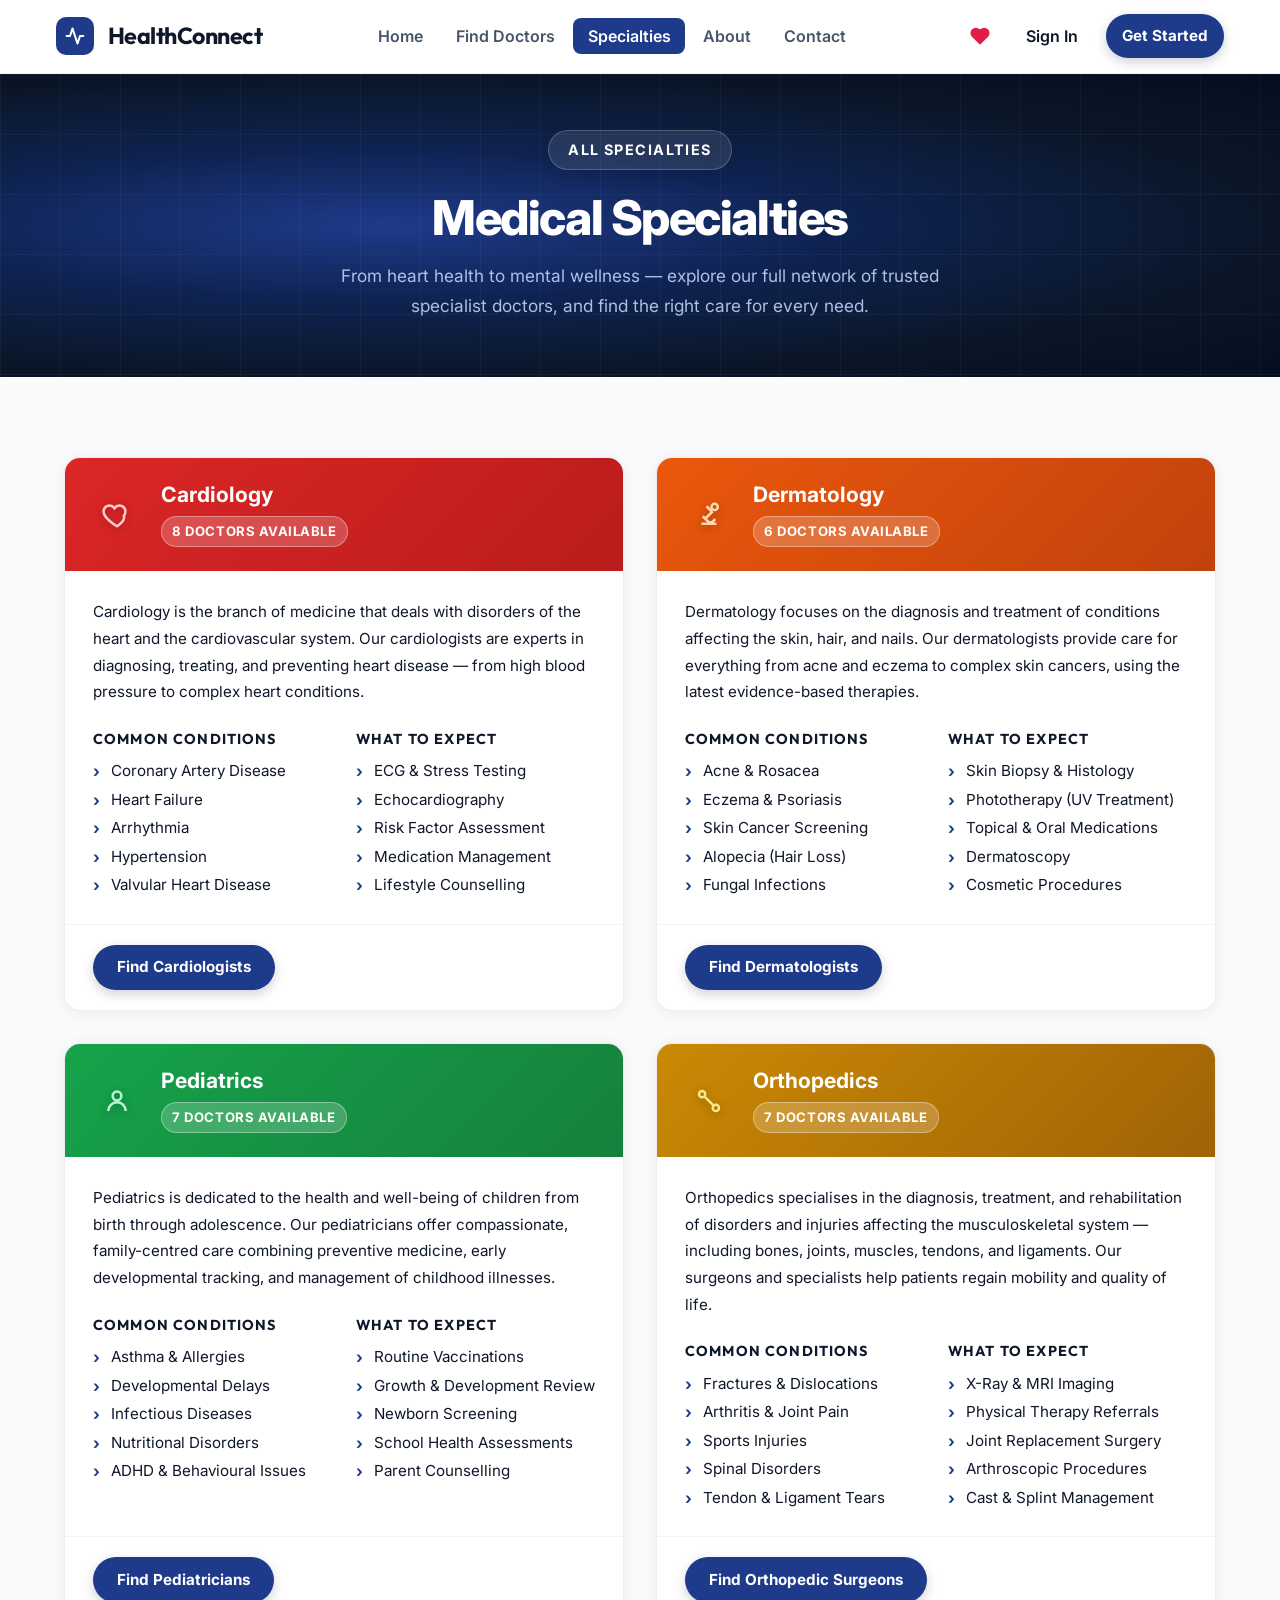
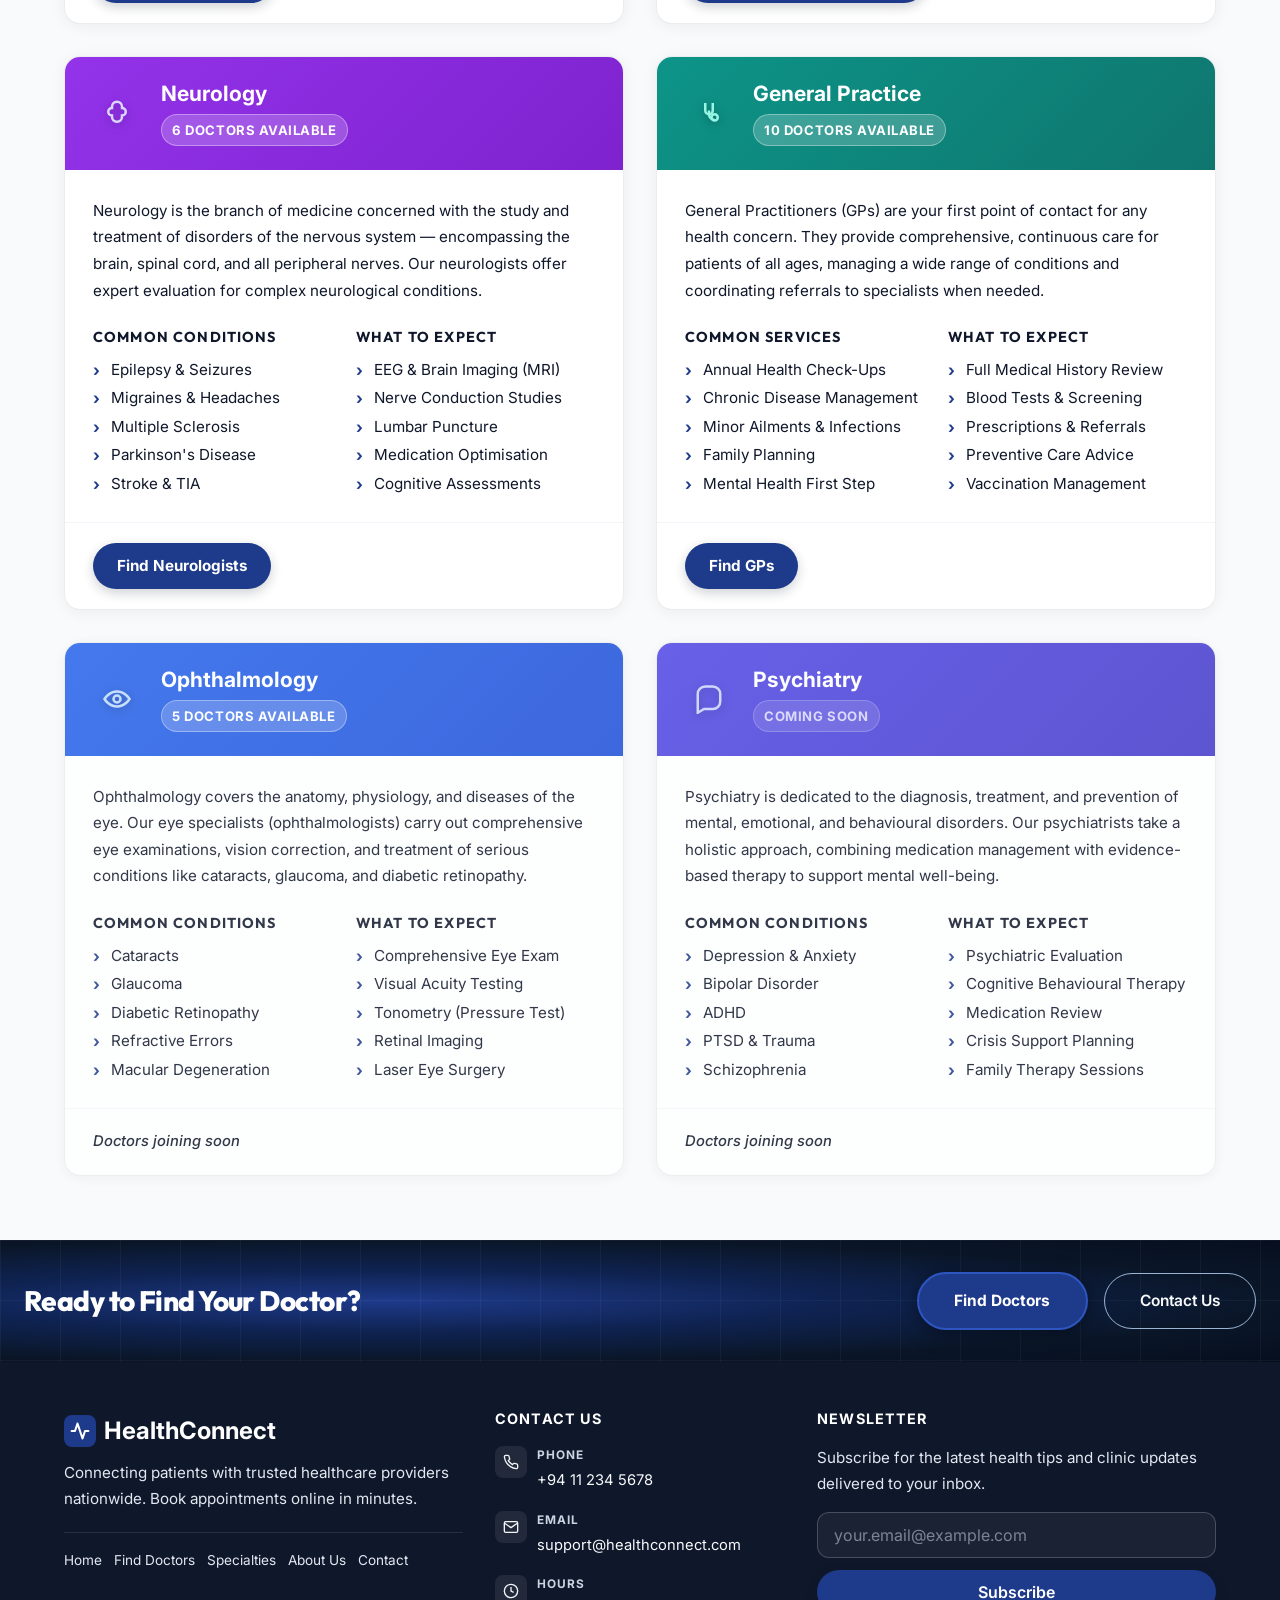
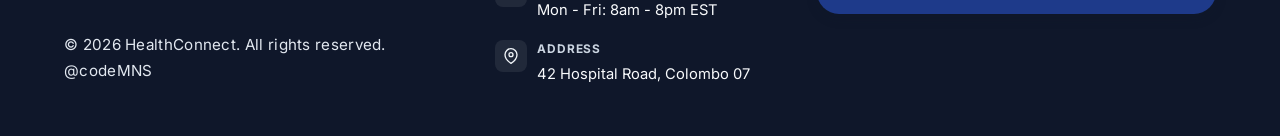
<file: specialties.html>
﻿<!DOCTYPE html>
<html lang="en">

<head>
    <meta charset="UTF-8">
    <meta name="viewport" content="width=device-width, initial-scale=1.0">
    <link rel="icon" type="image/svg+xml" href="images/favicon.svg">
    <title>Medical Specialties &mdash; HealthConnect</title>
    <meta name="description"
        content="Explore all medical specialties available on HealthConnect. Find expert doctors in cardiology, dermatology, neurology, pediatrics, orthopedics, and more.">
    <!-- Google Fonts -->
    <link rel="preconnect" href="https://fonts.googleapis.com">
    <link rel="preconnect" href="https://fonts.gstatic.com" crossorigin>
    <link
        href="https://fonts.googleapis.com/css2?family=Inter:wght@400;500;600;700&family=Outfit:wght@500;600;700;800&family=Playfair+Display:wght@400;600;700&display=swap"
        rel="stylesheet">
    <link rel="stylesheet" href="css/global.css">
    <link rel="stylesheet" href="css/mobile.css">
    <link rel="stylesheet" href="css/auth.css">
    <link rel="stylesheet" href="css/home.css">
    <link rel="stylesheet" href="css/specialties.css">
</head>

<body>
    <a href="#main-content" class="skip-link">Skip to main content</a>

    <!-- ===== HEADER / NAVIGATION ===== -->
    <header>
        <nav aria-label="Main navigation">
            <div class="container">
                <a href="index.html" class="logo">
                    <div class="logo-icon-box">
                        <svg xmlns="http://www.w3.org/2000/svg" width="20" height="20" viewBox="0 0 24 24" fill="none"
                            stroke="currentColor" stroke-width="2.5" stroke-linecap="round" stroke-linejoin="round">
                            <path d="M22 12h-4l-3 9L9 3l-3 9H2"></path>
                        </svg>
                    </div>
                    <span class="logo-text">HealthConnect</span>
                </a>
                <button class="hamburger-btn" type="button" aria-label="Toggle navigation menu" aria-expanded="false">
                    <span class="hamburger-line" aria-hidden="true"></span>
                    <span class="hamburger-line" aria-hidden="true"></span>
                    <span class="hamburger-line" aria-hidden="true"></span>
                </button>
                <ul class="nav-links">
                    <li><a href="index.html">Home</a></li>
                    <li><a href="search.html">Find Doctors</a></li>
                    <li><a href="specialties.html" class="active" aria-current="page">Specialties</a></li>
                    <li><a href="about.html">About</a></li>
                    <li><a href="contact.html">Contact</a></li>
                </ul>
                <div class="nav-actions">
                    <button class="nav-icon-btn" aria-label="Saved Doctors">
                        <svg xmlns="http://www.w3.org/2000/svg" width="20" height="20" viewBox="0 0 24 24"
                            fill="#e11d48" stroke="#e11d48" stroke-width="2" stroke-linecap="round"
                            stroke-linejoin="round">
                            <path
                                d="M20.84 4.61a5.5 5.5 0 0 0-7.78 0L12 5.67l-1.06-1.06a5.5 5.5 0 0 0-7.78 7.78l1.06 1.06L12 21.23l7.78-7.78 1.06-1.06a5.5 5.5 0 0 0 0-7.78z">
                            </path>
                        </svg>
                    </button>
                    <a href="#" class="btn-sign-in">Sign In</a>
                    <a href="index.html#how-it-works" class="btn-primary btn-sm">Get Started</a>
                </div>
            </div>
        </nav>
    </header>

    <!-- ===== MAIN CONTENT ===== -->
    <main id="main-content">

        <!-- ===== HERO ===== -->
        <section class="subpage-hero" aria-labelledby="sp-hero-heading">
            <div class="container subpage-hero-content">
                <span class="section-pill">ALL SPECIALTIES</span>
                <h1 id="sp-hero-heading">Medical Specialties</h1>
                <p>From heart health to mental wellness &mdash; explore our full network of trusted specialist doctors,
                    and find the right care for every need.</p>
            </div>
        </section>

        <!-- ===== SPECIALTY CARDS ===== -->
        <section class="sp-cards-section" aria-label="Browse all medical specialties">
            <div class="container">
                <div class="sp-grid">

                    <!-- ===== CARDIOLOGY ===== -->
                    <article class="sp-card" aria-label="Cardiology specialty">
                        <div class="sp-card-header sp-card-header--red">
                            <div class="sp-card-icon" aria-hidden="true"><svg viewBox="0 0 24 24" fill="none"
                                    stroke="currentColor" stroke-width="2">
                                    <path
                                        d="M12 21s-7-4.35-9.5-8.2C.3 9.4 1.2 5.8 4.4 4.7c2-.7 4.2 0 5.6 1.8 1.4-1.8 3.6-2.5 5.6-1.8 3.2 1.1 4.1 4.7 1.9 8.1C19 16.65 12 21 12 21z" />
                                </svg></div>
                            <div>
                                <h2 class="sp-card-title">Cardiology</h2>
                                <span class="sp-badge sp-badge--available">3 Doctors Available</span>
                            </div>
                        </div>
                        <div class="sp-card-body">
                            <p class="sp-card-desc">Cardiology is the branch of medicine that deals with disorders of
                                the heart and
                                the cardiovascular system. Our cardiologists are experts in diagnosing, treating, and
                                preventing heart
                                disease &mdash; from high blood pressure to complex heart conditions.</p>
                            <div class="sp-info-row">
                                <div class="sp-info-block">
                                    <h3>Common Conditions</h3>
                                    <ul>
                                        <li>Coronary Artery Disease</li>
                                        <li>Heart Failure</li>
                                        <li>Arrhythmia</li>
                                        <li>Hypertension</li>
                                        <li>Valvular Heart Disease</li>
                                    </ul>
                                </div>
                                <div class="sp-info-block">
                                    <h3>What to Expect</h3>
                                    <ul>
                                        <li>ECG &amp; Stress Testing</li>
                                        <li>Echocardiography</li>
                                        <li>Risk Factor Assessment</li>
                                        <li>Medication Management</li>
                                        <li>Lifestyle Counselling</li>
                                    </ul>
                                </div>
                            </div>
                        </div>
                        <div class="sp-card-footer">
                            <a href="search.html?specialty=cardiology" class="btn-primary sp-cta-btn">Find
                                Cardiologists</a>
                        </div>
                    </article>

                    <!-- ===== DERMATOLOGY ===== -->
                    <article class="sp-card" aria-label="Dermatology specialty">
                        <div class="sp-card-header sp-card-header--orange">
                            <div class="sp-card-icon" aria-hidden="true"><svg viewBox="0 0 24 24" fill="none"
                                    stroke="currentColor" stroke-width="2">
                                    <path d="M6 19h12M10 5l4 4M9 15l6-6M7 13l4 4a3 3 0 004.24 0l1.76-1.76" />
                                    <circle cx="16.5" cy="5.5" r="2.5" />
                                </svg></div>
                            <div>
                                <h2 class="sp-card-title">Dermatology</h2>
                                <span class="sp-badge sp-badge--available">2 Doctors Available</span>
                            </div>
                        </div>
                        <div class="sp-card-body">
                            <p class="sp-card-desc">Dermatology focuses on the diagnosis and treatment of conditions
                                affecting the
                                skin, hair, and nails. Our dermatologists provide care for everything from acne and
                                eczema to complex
                                skin cancers, using the latest evidence-based therapies.</p>
                            <div class="sp-info-row">
                                <div class="sp-info-block">
                                    <h3>Common Conditions</h3>
                                    <ul>
                                        <li>Acne &amp; Rosacea</li>
                                        <li>Eczema &amp; Psoriasis</li>
                                        <li>Skin Cancer Screening</li>
                                        <li>Alopecia (Hair Loss)</li>
                                        <li>Fungal Infections</li>
                                    </ul>
                                </div>
                                <div class="sp-info-block">
                                    <h3>What to Expect</h3>
                                    <ul>
                                        <li>Skin Biopsy &amp; Histology</li>
                                        <li>Phototherapy (UV Treatment)</li>
                                        <li>Topical &amp; Oral Medications</li>
                                        <li>Dermatoscopy</li>
                                        <li>Cosmetic Procedures</li>
                                    </ul>
                                </div>
                            </div>
                        </div>
                        <div class="sp-card-footer">
                            <a href="search.html?specialty=dermatology" class="btn-primary sp-cta-btn">Find
                                Dermatologists</a>
                        </div>
                    </article>

                    <!-- ===== PEDIATRICS ===== -->
                    <article class="sp-card" aria-label="Pediatrics specialty">
                        <div class="sp-card-header sp-card-header--green">
                            <div class="sp-card-icon" aria-hidden="true"><svg viewBox="0 0 24 24" fill="none"
                                    stroke="currentColor" stroke-width="2">
                                    <circle cx="12" cy="8" r="3.5" />
                                    <path d="M5 20a7 7 0 0114 0" />
                                </svg></div>
                            <div>
                                <h2 class="sp-card-title">Pediatrics</h2>
                                <span class="sp-badge sp-badge--available">2 Doctors Available</span>
                            </div>
                        </div>
                        <div class="sp-card-body">
                            <p class="sp-card-desc">Pediatrics is dedicated to the health and well-being of children
                                from birth
                                through adolescence. Our pediatricians offer compassionate, family-centred care
                                combining preventive
                                medicine, early developmental tracking, and management of childhood illnesses.</p>
                            <div class="sp-info-row">
                                <div class="sp-info-block">
                                    <h3>Common Conditions</h3>
                                    <ul>
                                        <li>Asthma &amp; Allergies</li>
                                        <li>Developmental Delays</li>
                                        <li>Infectious Diseases</li>
                                        <li>Nutritional Disorders</li>
                                        <li>ADHD &amp; Behavioural Issues</li>
                                    </ul>
                                </div>
                                <div class="sp-info-block">
                                    <h3>What to Expect</h3>
                                    <ul>
                                        <li>Routine Vaccinations</li>
                                        <li>Growth &amp; Development Review</li>
                                        <li>Newborn Screening</li>
                                        <li>School Health Assessments</li>
                                        <li>Parent Counselling</li>
                                    </ul>
                                </div>
                            </div>
                        </div>
                        <div class="sp-card-footer">
                            <a href="search.html?specialty=pediatrics" class="btn-primary sp-cta-btn">Find
                                Pediatricians</a>
                        </div>
                    </article>

                    <!-- ===== ORTHOPEDICS ===== -->
                    <article class="sp-card" aria-label="Orthopedics specialty">
                        <div class="sp-card-header sp-card-header--yellow">
                            <div class="sp-card-icon" aria-hidden="true"><svg viewBox="0 0 24 24" fill="none"
                                    stroke="currentColor" stroke-width="2">
                                    <circle cx="6.5" cy="6.5" r="2.5" />
                                    <circle cx="17.5" cy="17.5" r="2.5" />
                                    <path d="M8.3 8.3l7.4 7.4" />
                                </svg></div>
                            <div>
                                <h2 class="sp-card-title">Orthopedics</h2>
                                <span class="sp-badge sp-badge--available">1 Doctor Available</span>
                            </div>
                        </div>
                        <div class="sp-card-body">
                            <p class="sp-card-desc">Orthopedics specialises in the diagnosis, treatment, and
                                rehabilitation of
                                disorders and injuries affecting the musculoskeletal system &mdash; including bones,
                                joints,
                                muscles, tendons,
                                and ligaments. Our surgeons and specialists help patients regain mobility and quality of
                                life.</p>
                            <div class="sp-info-row">
                                <div class="sp-info-block">
                                    <h3>Common Conditions</h3>
                                    <ul>
                                        <li>Fractures &amp; Dislocations</li>
                                        <li>Arthritis &amp; Joint Pain</li>
                                        <li>Sports Injuries</li>
                                        <li>Spinal Disorders</li>
                                        <li>Tendon &amp; Ligament Tears</li>
                                    </ul>
                                </div>
                                <div class="sp-info-block">
                                    <h3>What to Expect</h3>
                                    <ul>
                                        <li>X-Ray &amp; MRI Imaging</li>
                                        <li>Physical Therapy Referrals</li>
                                        <li>Joint Replacement Surgery</li>
                                        <li>Arthroscopic Procedures</li>
                                        <li>Cast &amp; Splint Management</li>
                                    </ul>
                                </div>
                            </div>
                        </div>
                        <div class="sp-card-footer">
                            <a href="search.html?specialty=orthopedics" class="btn-primary sp-cta-btn">Find Orthopedic
                                Surgeons</a>
                        </div>
                    </article>

                    <!-- ===== NEUROLOGY ===== -->
                    <article class="sp-card" aria-label="Neurology specialty">
                        <div class="sp-card-header sp-card-header--purple">
                            <div class="sp-card-icon" aria-hidden="true"><svg viewBox="0 0 24 24" fill="none"
                                    stroke="currentColor" stroke-width="2">
                                    <path
                                        d="M12 3a4 4 0 00-4 4v1a3 3 0 00-3 3 3 3 0 003 3v1a4 4 0 008 0v-1a3 3 0 003-3 3 3 0 00-3-3V7a4 4 0 00-4-4z" />
                                </svg></div>
                            <div>
                                <h2 class="sp-card-title">Neurology</h2>
                                <span class="sp-badge sp-badge--available">1 Doctor Available</span>
                            </div>
                        </div>
                        <div class="sp-card-body">
                            <p class="sp-card-desc">Neurology is the branch of medicine concerned with the study and
                                treatment of
                                disorders of the nervous system &mdash; encompassing the brain, spinal cord, and all
                                peripheral nerves. Our
                                neurologists offer expert evaluation for complex neurological conditions.</p>
                            <div class="sp-info-row">
                                <div class="sp-info-block">
                                    <h3>Common Conditions</h3>
                                    <ul>
                                        <li>Epilepsy &amp; Seizures</li>
                                        <li>Migraines &amp; Headaches</li>
                                        <li>Multiple Sclerosis</li>
                                        <li>Parkinson's Disease</li>
                                        <li>Stroke &amp; TIA</li>
                                    </ul>
                                </div>
                                <div class="sp-info-block">
                                    <h3>What to Expect</h3>
                                    <ul>
                                        <li>EEG &amp; Brain Imaging (MRI)</li>
                                        <li>Nerve Conduction Studies</li>
                                        <li>Lumbar Puncture</li>
                                        <li>Medication Optimisation</li>
                                        <li>Cognitive Assessments</li>
                                    </ul>
                                </div>
                            </div>
                        </div>
                        <div class="sp-card-footer">
                            <a href="search.html?specialty=neurology" class="btn-primary sp-cta-btn">Find
                                Neurologists</a>
                        </div>
                    </article>

                    <!-- ===== GENERAL PRACTICE ===== -->
                    <article class="sp-card" aria-label="General Practice specialty">
                        <div class="sp-card-header sp-card-header--teal">
                            <div class="sp-card-icon" aria-hidden="true"><svg viewBox="0 0 24 24" fill="none"
                                    stroke="currentColor" stroke-width="2">
                                    <path d="M9 4v6a3 3 0 006 0V4" />
                                    <circle cx="16.5" cy="15.5" r="2.5" />
                                    <path d="M12 10v3a4.5 4.5 0 004.5 4.5" />
                                </svg></div>
                            <div>
                                <h2 class="sp-card-title">General Practice</h2>
                                <span class="sp-badge sp-badge--available">1 Doctor Available</span>
                            </div>
                        </div>
                        <div class="sp-card-body">
                            <p class="sp-card-desc">General Practitioners (GPs) are your first point of contact for any
                                health
                                concern. They provide comprehensive, continuous care for patients of all ages, managing
                                a wide range of
                                conditions and coordinating referrals to specialists when needed.</p>
                            <div class="sp-info-row">
                                <div class="sp-info-block">
                                    <h3>Common Services</h3>
                                    <ul>
                                        <li>Annual Health Check-Ups</li>
                                        <li>Chronic Disease Management</li>
                                        <li>Minor Ailments &amp; Infections</li>
                                        <li>Family Planning</li>
                                        <li>Mental Health First Step</li>
                                    </ul>
                                </div>
                                <div class="sp-info-block">
                                    <h3>What to Expect</h3>
                                    <ul>
                                        <li>Full Medical History Review</li>
                                        <li>Blood Tests &amp; Screening</li>
                                        <li>Prescriptions &amp; Referrals</li>
                                        <li>Preventive Care Advice</li>
                                        <li>Vaccination Management</li>
                                    </ul>
                                </div>
                            </div>
                        </div>
                        <div class="sp-card-footer">
                            <a href="search.html?specialty=general-practice" class="btn-primary sp-cta-btn">Find GPs</a>
                        </div>
                    </article>

                    <!-- ===== OPHTHALMOLOGY ===== -->
                    <article class="sp-card sp-card--coming-soon" aria-label="Ophthalmology specialty - Coming soon">
                        <div class="sp-card-header sp-card-header--blue">
                            <div class="sp-card-icon" aria-hidden="true"><svg viewBox="0 0 24 24" fill="none"
                                    stroke="currentColor" stroke-width="2">
                                    <path d="M2 12s3.5-6 10-6 10 6 10 6-3.5 6-10 6S2 12 2 12z" />
                                    <circle cx="12" cy="12" r="2.8" />
                                </svg></div>
                            <div>
                                <h2 class="sp-card-title">Ophthalmology</h2>
                                <span class="sp-badge sp-badge--soon">Coming Soon</span>
                            </div>
                        </div>
                        <div class="sp-card-body">
                            <p class="sp-card-desc">Ophthalmology covers the anatomy, physiology, and diseases of the
                                eye. Our eye
                                specialists (ophthalmologists) carry out comprehensive eye examinations, vision
                                correction, and
                                treatment of serious conditions like cataracts, glaucoma, and diabetic retinopathy.</p>
                            <div class="sp-info-row">
                                <div class="sp-info-block">
                                    <h3>Common Conditions</h3>
                                    <ul>
                                        <li>Cataracts</li>
                                        <li>Glaucoma</li>
                                        <li>Diabetic Retinopathy</li>
                                        <li>Refractive Errors</li>
                                        <li>Macular Degeneration</li>
                                    </ul>
                                </div>
                                <div class="sp-info-block">
                                    <h3>What to Expect</h3>
                                    <ul>
                                        <li>Comprehensive Eye Exam</li>
                                        <li>Visual Acuity Testing</li>
                                        <li>Tonometry (Pressure Test)</li>
                                        <li>Retinal Imaging</li>
                                        <li>Laser Eye Surgery</li>
                                    </ul>
                                </div>
                            </div>
                        </div>
                        <div class="sp-card-footer">
                            <span class="sp-coming-soon-btn">Doctors joining soon</span>
                        </div>
                    </article>

                    <!-- ===== PSYCHIATRY ===== -->
                    <article class="sp-card sp-card--coming-soon" aria-label="Psychiatry specialty - Coming soon">
                        <div class="sp-card-header sp-card-header--indigo">
                            <div class="sp-card-icon" aria-hidden="true"><svg viewBox="0 0 24 24" fill="none"
                                    stroke="currentColor" stroke-width="2">
                                    <path d="M21 14a6 6 0 01-6 6H8l-5 3V8a6 6 0 016-6h6a6 6 0 016 6z" />
                                </svg></div>
                            <div>
                                <h2 class="sp-card-title">Psychiatry</h2>
                                <span class="sp-badge sp-badge--soon">Coming Soon</span>
                            </div>
                        </div>
                        <div class="sp-card-body">
                            <p class="sp-card-desc">Psychiatry is dedicated to the diagnosis, treatment, and prevention
                                of mental,
                                emotional, and behavioural disorders. Our psychiatrists take a holistic approach,
                                combining medication
                                management with evidence-based therapy to support mental well-being.</p>
                            <div class="sp-info-row">
                                <div class="sp-info-block">
                                    <h3>Common Conditions</h3>
                                    <ul>
                                        <li>Depression &amp; Anxiety</li>
                                        <li>Bipolar Disorder</li>
                                        <li>ADHD</li>
                                        <li>PTSD &amp; Trauma</li>
                                        <li>Schizophrenia</li>
                                    </ul>
                                </div>
                                <div class="sp-info-block">
                                    <h3>What to Expect</h3>
                                    <ul>
                                        <li>Psychiatric Evaluation</li>
                                        <li>Cognitive Behavioural Therapy</li>
                                        <li>Medication Review</li>
                                        <li>Crisis Support Planning</li>
                                        <li>Family Therapy Sessions</li>
                                    </ul>
                                </div>
                            </div>
                        </div>
                        <div class="sp-card-footer">
                            <span class="sp-coming-soon-btn">Doctors joining soon</span>
                        </div>
                    </article>

                </div>
            </div>
        </section>

        <!-- ===== CTA SECTION ===== -->
        <section class="home-cta-section" aria-labelledby="cta-heading">
            <div class="container home-cta-content">
                <h2 id="cta-heading">Ready to Find Your Doctor?</h2>
                <div class="home-cta-buttons">
                    <a href="search.html" class="home-cta-btn-primary">Find Doctors</a>
                    <a href="contact.html" class="home-cta-btn-outline">Contact Us</a>
                </div>
            </div>
        </section>

    </main>

    <!-- ===== FOOTER ===== -->
    <footer>
        <div class="footer-main">
            <div class="container">
                <div class="footer-grid">

                    <!-- Column 1: Brand & Site Navigation -->
                    <div class="footer-col">
                        <a href="index.html" class="logo" aria-label="HealthConnect home">
                            <span class="logo-icon" aria-hidden="true">
                                <svg width="20" height="20" viewBox="0 0 24 24" fill="none" stroke="currentColor"
                                    stroke-width="2.5" stroke-linecap="round" stroke-linejoin="round">
                                    <path d="M22 12h-4l-3 9L9 3l-3 9H2" />
                                </svg>
                            </span>
                            HealthConnect
                        </a>
                        <p>Connecting patients with trusted healthcare providers nationwide. Book appointments online in
                            minutes.
                        </p>
                        <nav class="footer-nav" aria-label="Footer navigation">
                            <a href="index.html">Home</a>
                            <a href="search.html">Find Doctors</a>
                            <a href="specialties.html">Specialties</a>
                            <a href="about.html">About Us</a>
                            <a href="contact.html">Contact</a>
                        </nav>
                        <p class="footer-copyright">&#169; 2026 HealthConnect. All rights reserved. @codeMNS</p>
                    </div>

                    <!-- Column 2: Contact Information -->
                    <div class="footer-col footer-contact">
                        <h3>Contact Us</h3>
                        <div class="footer-contact-item">
                            <span class="footer-contact-icon" aria-hidden="true">
                                <svg viewBox="0 0 24 24" fill="none" stroke="currentColor" stroke-width="2" width="16"
                                    height="16">
                                    <path
                                        d="M22 16.92v3a2 2 0 01-2.18 2 19.79 19.79 0 01-8.63-3.07A19.5 19.5 0 015.13 12.8a19.79 19.79 0 01-3.07-8.67A2 2 0 014.11 2h3a2 2 0 012 1.72c.127.96.361 1.903.7 2.81a2 2 0 01-.45 2.11L8.09 9.91a16 16 0 006 6l1.27-1.27a2 2 0 012.11-.45c.907.339 1.85.573 2.81.7A2 2 0 0122 16.92z" />
                                </svg>
                            </span>
                            <div class="footer-contact-text">
                                <span class="footer-contact-label">Phone</span>
                                <a href="tel:+94112345678" class="footer-contact-value">+94 11 234 5678</a>
                            </div>
                        </div>
                        <div class="footer-contact-item">
                            <span class="footer-contact-icon" aria-hidden="true">
                                <svg viewBox="0 0 24 24" fill="none" stroke="currentColor" stroke-width="2" width="16"
                                    height="16">
                                    <path
                                        d="M4 4h16c1.1 0 2 .9 2 2v12c0 1.1-.9 2-2 2H4c-1.1 0-2-.9-2-2V6c0-1.1.9-2 2-2z" />
                                    <polyline points="22,6 12,13 2,6" />
                                </svg>
                            </span>
                            <div class="footer-contact-text">
                                <span class="footer-contact-label">Email</span>
                                <a href="mailto:support@healthconnect.com"
                                    class="footer-contact-value">support@healthconnect.com</a>
                            </div>
                        </div>
                        <div class="footer-contact-item">
                            <span class="footer-contact-icon" aria-hidden="true">
                                <svg viewBox="0 0 24 24" fill="none" stroke="currentColor" stroke-width="2" width="16"
                                    height="16">
                                    <circle cx="12" cy="12" r="10" />
                                    <polyline points="12 6 12 12 16 14" />
                                </svg>
                            </span>
                            <div class="footer-contact-text">
                                <span class="footer-contact-label">Hours</span>
                                <span class="footer-contact-value">Mon - Fri: 8am - 8pm EST</span>
                            </div>
                        </div>
                        <div class="footer-contact-item">
                            <span class="footer-contact-icon" aria-hidden="true">
                                <svg viewBox="0 0 24 24" fill="none" stroke="currentColor" stroke-width="2" width="16"
                                    height="16">
                                    <path d="M21 10c0 7-9 13-9 13s-9-6-9-13a9 9 0 0118 0z" />
                                    <circle cx="12" cy="10" r="3" />
                                </svg>
                            </span>
                            <div class="footer-contact-text">
                                <span class="footer-contact-label">Address</span>
                                <span class="footer-contact-value">42 Hospital Road, Colombo 07</span>
                            </div>
                        </div>
                    </div>

                    <!-- Column 3: Newsletter -->
                    <div class="footer-col footer-newsletter">
                        <h3>Newsletter</h3>
                        <p>Subscribe for the latest health tips and clinic updates delivered to your inbox.</p>
                        <form class="newsletter-form" action="#"
                            onsubmit="event.preventDefault(); alert('Thank you for subscribing!');">
                            <input type="email" placeholder="your.email@example.com" required
                                aria-label="Email address for newsletter">
                            <button type="submit" class="btn-primary"
                                aria-label="Subscribe to newsletter">Subscribe</button>
                        </form>
                    </div>

                </div>
            </div>
        </div>
    </footer>

    <script src="js/mobile-nav.js"></script>
    <!-- Back to Top Button -->
    <button id="backToTop" class="back-to-top" aria-label="Back to top" title="Back to top">
        <svg xmlns="http://www.w3.org/2000/svg" width="24" height="24" viewBox="0 0 24 24" fill="none"
            stroke="currentColor" stroke-width="2.5" stroke-linecap="round" stroke-linejoin="round">
            <line x1="12" y1="19" x2="12" y2="5"></line>
            <polyline points="5 12 12 5 19 12"></polyline>
        </svg>
    </button>
    <script src="js/xml-loader.js"></script>
    <script src="js/specialties-sync.js"></script>
    <script src="js/auth.js"></script>
    <script src="js/main.js"></script>
</body>

</html>
</file>
<file: css/global.css>
/* =========================================
   HealthConnect — Global Stylesheet
   ========================================= */

/* ===== GOOGLE FONTS IMPORT ===== */
@import url('https://fonts.googleapis.com/css2?family=Inter:wght@300;400;500;600;700&family=Outfit:wght@400;500;600;700;800&display=swap');

/* ===== CSS CUSTOM PROPERTIES ===== */
:root {
    /* Color Palette — Slate & Blue */
    --color-primary: #0f172a;
    /* Slate 900 - dark navy */
    --color-accent: #1e3a8a;
    /* Deep Navy Primary Hub */
    --color-bg: #ffffff;
    --color-bg-soft: #f8fafc;
    --color-bg-alt: #f8fafc;
    /* Slate 50 - soft background */
    --color-text-primary: #0f172a;
    --color-text-secondary: #1f2937;
    --color-text-light: #334155;
    --color-primary-light: #e0e7ff;
    /* Slate 600 - softer but high contrast */
    --color-success: #059669;
    /* Emerald 600 */
    --color-error: #dc2626;
    --color-border: #e2e8f0;
    /* Slate 200 - premium borders */

    /* Typography — professional sans-serif */
    --font-heading: 'Outfit', -apple-system, BlinkMacSystemFont, sans-serif;
    --font-family-base: 'Inter', -apple-system, sans-serif;
    --font-family-heading: 'Outfit', sans-serif;
    --font-family-serif: 'Playfair Display', serif;
    /* Heading font */
    --font-size-base: 1.125rem;
    --line-height-base: 1.7;
    --line-height-heading: 1.3;

    /* Spacing Scale */
    --spacing-xs: 0.3rem;
    --spacing-sm: 0.5rem;
    --spacing-md: 1rem;
    --spacing-lg: 1.5rem;
    --spacing-xl: 2rem;
    --spacing-2xl: 3rem;
    --spacing-3xl: 4.5rem;

    /* Border Radius */
    --radius-sm: 6px;
    --radius-md: 12px;
    --radius-lg: 16px;
    --radius-xl: 24px;
    --radius-full: 9999px;

    /* Shadows — Glassmorphism/Neumorphism hints */
    --shadow-sm: 0 1px 2px 0 rgba(15, 23, 42, 0.05);
    --shadow-md: 0 4px 6px -1px rgba(15, 23, 42, 0.08), 0 2px 4px -2px rgba(15, 23, 42, 0.04);
    --shadow-lg: 0 10px 15px -3px rgba(15, 23, 42, 0.08), 0 4px 6px -4px rgba(15, 23, 42, 0.04);
    --shadow-xl: 0 20px 25px -5px rgba(15, 23, 42, 0.08), 0 8px 10px -6px rgba(15, 23, 42, 0.04);

    /* Transitions */
    --transition-fast: 150ms cubic-bezier(0.4, 0, 0.2, 1);
    --transition-base: 300ms cubic-bezier(0.4, 0, 0.2, 1);
    --transition-normal: 300ms cubic-bezier(0.4, 0, 0.2, 1);
}

/* ===== CSS RESET ===== */
*,
*::before,
*::after {
    box-sizing: border-box;
    margin: 0;
    padding: 0;
}

html {
    scroll-behavior: smooth;
    overflow-x: hidden;
}

/* ===== CUSTOM SCROLLBAR ===== */
::-webkit-scrollbar {
    width: 10px;
}

::-webkit-scrollbar-track {
    background: var(--color-bg-soft);
}

::-webkit-scrollbar-thumb {
    background: #94a3b8;
    border-radius: var(--radius-full);
}

::-webkit-scrollbar-thumb:hover {
    background: #64748b;
}

/* ===== SMOOTH ANCHOR SCROLLING ===== */
html {
    scroll-behavior: smooth;
}

/* ===== BASE BODY STYLES ===== */
body {
    font-family: var(--font-family-base);
    color: var(--color-text-primary);
    background-color: var(--color-bg);
    line-height: var(--line-height-base);
    font-size: var(--font-size-base);
    min-height: 100vh;
    display: flex;
    flex-direction: column;
}

main {
    flex: 1;
}

/* ===== TYPOGRAPHY SCALE ===== */
h1,
h2,
h3,
h4,
h5,
h6 {
    font-family: var(--font-family-heading);
    color: var(--color-text-primary);
    line-height: var(--line-height-heading);
}

h1 {
    font-size: 2.75rem;
    font-weight: 700;
}

h2 {
    font-size: 2.125rem;
    font-weight: 600;
}

h3 {
    font-size: 1.5rem;
    font-weight: 600;
}

h4 {
    font-size: 1.3rem;
    font-weight: 600;
}

h5 {
    font-size: 1.15rem;
    font-weight: 500;
}

h6 {
    font-size: 1.05rem;
    font-weight: 500;
}

p {
    margin-bottom: var(--spacing-md);
}

p:last-child {
    margin-bottom: 0;
}

a {
    color: var(--color-accent);
    text-decoration: none;
    transition: color var(--transition-fast);
}

a:hover {
    color: var(--color-accent);
    text-decoration: underline;
}

ul {
    list-style: none;
}

img {
    max-width: 100%;
    height: auto;
    display: block;
}

/* ===== CONTAINER ===== */
.container {
    max-width: 1200px;
    margin-left: auto;
    margin-right: auto;
    padding-left: 1.5rem;
    padding-right: 1.5rem;
}

/* Navigation */
header {
    background: #ffffff;
    position: sticky;
    top: 0;
    z-index: 1000;
    box-shadow: 0 4px 15px rgba(0, 0, 0, 0.05);
    border-bottom: 1px solid rgba(0, 0, 0, 0.05);
}

header nav>.container {
    display: flex;
    justify-content: space-between;
    align-items: center;
    padding: 0.9rem 1rem;
    height: auto;
}

.logo {
    display: flex;
    align-items: center;
    gap: 0.85rem;
    text-decoration: none;
    transition: opacity var(--transition-base);
}

.logo:hover {
    opacity: 0.85;
}

.logo-icon-box {
    background: #1e3a8a;
    width: 38px;
    height: 38px;
    border-radius: 10px;
    display: flex;
    align-items: center;
    justify-content: center;
    color: white;
}

.logo-text {
    font-size: 1.45rem;
    font-weight: 700;
    color: #0f172a;
    letter-spacing: -0.5px;
    font-family: var(--font-family-heading);
}

.nav-links {
    list-style: none;
    display: flex;
    gap: 0.25rem;
    margin: 0;
    padding: 0;
}

.nav-links a {
    color: #475569;
    text-decoration: none;
    font-weight: 500;
    font-size: 0.95rem;
    padding: 0.5rem 0.9rem;
    border-radius: 8px;
    transition: all var(--transition-base);
}

.nav-links a:hover {
    background: var(--color-accent);
    color: white;
}

.nav-links a.active {
    background: var(--color-accent);
    color: white;
    font-weight: 600;
}

.nav-actions {
    display: flex;
    align-items: center;
    gap: 0.75rem;
}

.nav-icon-btn {
    background: transparent;
    border: none;
    cursor: pointer;
    display: flex;
    align-items: center;
    justify-content: center;
    padding: 0.5rem;
    border-radius: 50%;
    transition: all var(--transition-base);
}

.nav-icon-btn:hover {
    background-color: var(--color-accent);
}

.nav-icon-btn:hover svg {
    stroke: white;
}

.btn-sign-in {
    background: transparent;
    border: none;
    color: #0f172a;
    font-weight: 600;
    font-size: 1rem;
    padding: 0.5rem 1rem;
    border-radius: 50px;
    cursor: pointer;
    display: inline-flex;
    align-items: center;
    transition: all var(--transition-base);
}

.btn-sign-in:hover {
    background-color: var(--color-accent);
    color: white;
}


/* ===== BUTTON STYLES ===== for Logo / Nav Links / Nav Actions */
.btn-primary {
    display: inline-flex;
    align-items: center;
    justify-content: center;
    background-color: var(--color-accent);
    color: white !important;
    font-family: var(--font-family-base);
    font-size: 1rem;
    font-weight: 600;
    padding: 0.7rem 1.6rem;
    border-radius: 50px;
    text-decoration: none;
    text-align: center;
    border: none;
    cursor: pointer;
    transition: all var(--transition-base);
    box-shadow: 0 4px 12px rgba(15, 23, 42, 0.2);
}

.btn-primary:hover {
    background-color: #172554;
    color: white !important;
    text-decoration: none;
    box-shadow: 0 6px 15px rgba(15, 23, 42, 0.35);
}

.btn-outline {
    display: inline-block;
    background-color: transparent;
    color: var(--color-accent) !important;
    font-family: var(--font-family-base);
    font-size: 1rem;
    font-weight: 600;
    padding: 0.75rem 1.5rem;
    border-radius: var(--radius-md);
    border: 2px solid var(--color-accent);
    text-decoration: none;
    cursor: pointer;
    text-align: center;
    transition: background-color var(--transition-base),
        color var(--transition-base),
        transform var(--transition-fast);
}

.btn-outline:hover {
    background-color: var(--color-accent);
    color: var(--color-bg) !important;
    box-shadow: var(--shadow-lg);
}

/* ===== ANIMATIONS & UTILITIES ===== */
.fade-up {
    opacity: 0;
    transform: translateY(30px);
    transition: opacity 0.8s cubic-bezier(0.16, 1, 0.3, 1), transform 0.8s cubic-bezier(0.16, 1, 0.3, 1);
}

.fade-up.is-visible {
    opacity: 1;
    transform: translateY(0);
}

/* ===== BACK TO TOP BUTTON ===== */
.back-to-top {
    position: fixed;
    bottom: 30px;
    right: 30px;
    width: 50px;
    height: 50px;
    border-radius: 50%;
    background-color: var(--color-primary);
    color: var(--color-bg);
    border: none;
    box-shadow: var(--shadow-lg);
    display: flex;
    align-items: center;
    justify-content: center;
    font-size: 1.25rem;
    cursor: pointer;
    opacity: 0;
    visibility: hidden;
    transform: translateY(20px);
    transition: all var(--transition-base);
    z-index: 99;
}

.back-to-top.visible {
    opacity: 1;
    visibility: visible;
    transform: translateY(0);
}

.back-to-top:hover {
    background-color: var(--color-accent);
    transform: translateY(-2px);
    box-shadow: var(--shadow-xl);
}

/* Button as <button> element reset */
button.btn-primary,
button.btn-outline {
    font-size: 1rem;
    line-height: 1;
}

/* ===== CARD COMPONENT ===== */
.card {
    background-color: var(--color-bg);
    border: 1px solid var(--color-border);
    border-radius: var(--radius-lg);
    padding: var(--spacing-lg);
    box-shadow: var(--shadow-sm);
    transition: box-shadow var(--transition-base), transform var(--transition-base);
}

.card:hover {
    box-shadow: 0 8px 24px rgba(0, 0, 0, 0.12);
    transform: translateY(-2px);
    border-left: 3px solid var(--color-accent);
}

/* ===== FORM ELEMENT STYLES ===== */
.form-group {
    margin-bottom: var(--spacing-lg);
}

label {
    display: block;
    font-family: var(--font-family-base);
    font-size: 1rem;
    font-weight: 600;
    color: var(--color-text-primary);
    margin-bottom: var(--spacing-xs);
}

input[type="text"],
input[type="email"],
input[type="tel"],
input[type="date"],
input[type="number"],
input[type="search"],
select,
textarea {
    width: 100%;
    font-family: var(--font-family-base);
    font-size: 1rem;
    color: var(--color-text-primary);
    background-color: var(--color-bg);
    border: 1px solid var(--color-border);
    border-radius: var(--radius-md);
    padding: 0.75rem 0.95rem;
    outline: none;
    transition: border-color var(--transition-fast), box-shadow var(--transition-fast);
    -webkit-appearance: none;
    appearance: none;
}

input[type="text"]:focus,
input[type="email"]:focus,
input[type="tel"]:focus,
input[type="date"]:focus,
input[type="number"]:focus,
input[type="search"]:focus,
select:focus,
textarea:focus {
    border-color: var(--color-accent);
    box-shadow: 0 0 0 3px rgba(37, 99, 235, 0.15);
}

input::placeholder,
textarea::placeholder {
    color: var(--color-text-secondary);
    opacity: 0.55;
}

select {
    background-image: url("data:image/svg+xml,%3Csvg xmlns='http://www.w3.org/2000/svg' width='12' height='8' viewBox='0 0 12 8'%3E%3Cpath fill='%234a5568' d='M1 1l5 5 5-5'/%3E%3C/svg%3E");
    background-repeat: no-repeat;
    background-position: right 0.875rem center;
    padding-right: 2.5rem;
}

textarea {
    resize: vertical;
    min-height: 100px;
}

/* Radio and Checkbox inputs */
input[type="radio"],
input[type="checkbox"] {
    width: auto;
    cursor: pointer;
    accent-color: var(--color-accent);
    -webkit-appearance: auto;
    appearance: auto;
}

fieldset {
    border: none;
    padding: 0;
    margin: 0;
}

legend {
    font-family: var(--font-family-base);
    font-size: 1rem;
    font-weight: 600;
    color: var(--color-text-primary);
    margin-bottom: var(--spacing-sm);
    display: block;
}

/* Two-column form row */
.form-row {
    display: grid;
    grid-template-columns: 1fr 1fr;
    gap: var(--spacing-lg);
}

/* Radio group layout */
.radio-group {
    display: flex;
    align-items: center;
    gap: var(--spacing-lg);
    flex-wrap: wrap;
}

.radio-label {
    display: flex;
    align-items: center;
    gap: 0.4rem;
    font-weight: 400;
    font-size: 1rem;
    cursor: pointer;
    margin-bottom: 0;
}

/* Checkbox row */
.checkbox-row {
    display: flex;
    align-items: flex-start;
    gap: var(--spacing-sm);
    cursor: pointer;
}

.checkbox-row input[type="checkbox"] {
    margin-top: 3px;
}

.checkbox-row label {
    font-weight: 400;
    font-size: 1rem;
    cursor: pointer;
    margin: 0;
    line-height: 1.6;
}

/* ===== ERROR AND SUCCESS MESSAGES ===== */
.error-message {
    display: none;
    color: var(--color-error);
    font-size: 0.92rem;
    margin-top: var(--spacing-xs);
    font-family: var(--font-family-base);
    font-weight: 500;
}

.error-message.visible {
    display: block;
}

.input-error {
    border-color: var(--color-error) !important;
    box-shadow: 0 0 0 3px rgba(220, 38, 38, 0.10) !important;
}

/* ===== UTILITY CLASSES ===== */
.text-muted {
    color: var(--color-text-secondary);
}

.text-center {
    text-align: center;
}

.text-small {
    font-size: 0.92rem;
}

/* Screen-reader only hidden text */
.sr-only {
    position: absolute;
    width: 1px;
    height: 1px;
    padding: 0;
    margin: -1px;
    overflow: hidden;
    clip: rect(0, 0, 0, 0);
    white-space: nowrap;
    border: 0;
}

/* ===== BREADCRUMB ===== */
.breadcrumb {
    display: flex;
    align-items: center;
    gap: 0.4rem;
    font-size: 0.95rem;
    color: #334155;
    margin-bottom: var(--spacing-lg);
    flex-wrap: wrap;
    padding: var(--spacing-md) 0;
}

.breadcrumb a {
    color: #334155;
    text-decoration: none;
    transition: color var(--transition-fast);
}

.breadcrumb a:hover {
    color: #1e3a8a;
}

.breadcrumb-sep {
    color: #64748b;
    font-size: 0.85rem;
}

.breadcrumb span:last-child {
    color: var(--color-text-primary);
    font-weight: 600;
}

/* ===== ACTIVE FILTER TAGS ===== */
.filter-bar {
    display: flex;
    align-items: center;
    justify-content: space-between;
    margin-bottom: var(--spacing-lg);
    flex-wrap: wrap;
    gap: var(--spacing-md);
}

.filter-tags {
    display: flex;
    align-items: center;
    gap: var(--spacing-sm);
    flex-wrap: wrap;
}

.filter-tag {
    display: inline-flex;
    align-items: center;
    gap: var(--spacing-xs);
    background-color: var(--color-primary);
    color: var(--color-bg);
    font-size: 0.92rem;
    font-family: var(--font-family-base);
    padding: 0.3rem 0.75rem;
    border-radius: var(--radius-full);
    cursor: default;
}

.filter-tag .tag-dismiss {
    background: none;
    border: none;
    color: var(--color-bg);
    font-size: 1rem;
    cursor: pointer;
    padding: 0;
    line-height: 1;
    opacity: 0.8;
    transition: opacity var(--transition-fast);
    margin-left: 2px;
}

.filter-tag .tag-dismiss:hover {
    opacity: 1;
}

.clear-filters {
    font-size: 0.92rem;
    color: var(--color-text-secondary);
    background: none;
    border: none;
    cursor: pointer;
    text-decoration: underline;
    font-family: var(--font-family-base);
    padding: 0;
}

.clear-filters:hover {
    color: var(--color-error);
}

/* Sort bar */
.sort-bar {
    display: flex;
    align-items: center;
    gap: var(--spacing-sm);
}

.sort-bar label {
    font-size: 1rem;
    font-weight: 600;
    white-space: nowrap;
    margin: 0;
}

.sort-bar select {
    width: auto;
    font-size: 1rem;
    padding-top: 0.4rem;
    padding-bottom: 0.4rem;
}

/* ===== STAR RATING ===== */
.star-rating {
    display: inline-flex;
    align-items: center;
    gap: 2px;
    color: #b45309;
    font-size: 1rem;
    margin-bottom: var(--spacing-xs);
}

.rating-number {
    color: var(--color-text-primary);
    font-weight: 700;
    font-size: 1rem;
    margin-left: 4px;
}

.rating-count {
    color: var(--color-text-secondary);
    font-size: 0.95rem;
    margin-left: 2px;
}

/* ===== DOCTOR PHOTO PLACEHOLDER ===== */
.photo-placeholder {
    background-color: var(--color-bg-soft);
    border-radius: var(--radius-md);
    display: flex;
    align-items: center;
    justify-content: center;
    color: var(--color-text-secondary);
    font-size: 0.9rem;
}

/* ===== SEARCH BAR ===== */
.search-bar {
    display: flex;
    align-items: stretch;
    background-color: var(--color-bg);
    border: 1px solid var(--color-border);
    border-radius: var(--radius-md);
    overflow: hidden;
    box-shadow: var(--shadow-sm);
}

.search-field {
    flex: 1;
    display: flex;
    align-items: center;
    padding: 0.75rem 1rem;
    border-right: 1px solid var(--color-border);
    gap: 0.5rem;
}

.search-field:last-of-type {
    border-right: none;
}

.search-dot {
    width: 9px;
    height: 9px;
    border-radius: 50%;
    background-color: var(--color-text-secondary);
    flex-shrink: 0;
    opacity: 0.6;
}

.search-field-inner {
    flex: 1;
}

.search-field-inner label {
    font-size: 0.9rem;
    font-weight: 700;
    text-transform: uppercase;
    letter-spacing: 0.06em;
    color: var(--color-text-secondary);
    margin-bottom: 2px;
}

.search-field-inner input,
.search-field-inner select {
    border: none;
    padding: 0;
    font-size: 1rem;
    box-shadow: none !important;
    border-radius: 0;
    background-image: none;
    padding-right: 0;
}

.search-field-inner input:focus,
.search-field-inner select:focus {
    border-color: transparent;
    box-shadow: none !important;
}

.search-btn {
    background-color: var(--color-primary);
    color: var(--color-bg);
    border: none;
    padding: 0.75rem 1.75rem;
    font-family: var(--font-family-base);
    font-size: 1rem;
    font-weight: 600;
    cursor: pointer;
    transition: background-color var(--transition-base);
    white-space: nowrap;
    flex-shrink: 0;
}

.search-btn:hover {
    background-color: var(--color-accent);
}

/* ===== FOOTER ===== */
footer {
    background-color: var(--color-primary);
    color: #f8fafc;
}

.footer-main {
    padding: var(--spacing-2xl) 0;
}

/* 3-column layout: Brand (wider), Contact, Newsletter */
.footer-grid {
    display: grid;
    grid-template-columns: 2.2fr 1.6fr 2.2fr;
    gap: var(--spacing-xl);
    align-items: stretch;
}

/* Allow copyright to be pushed to the bottom of Column 1 */
.footer-col:first-child {
    display: flex;
    flex-direction: column;
}

.footer-col .logo {
    display: flex;
    align-items: center;
    gap: 0.5rem;
    font-size: 1.5rem;
    font-weight: bold;
    text-decoration: none;
    color: var(--color-bg);
    margin-bottom: var(--spacing-sm);
}

.footer-col .logo-icon {
    display: flex;
    align-items: center;
    justify-content: center;
    width: 32px;
    height: 32px;
    background-color: var(--color-accent);
    border-radius: 8px;
    color: var(--color-bg);
}

.footer-col .logo:hover {
    opacity: 0.85;
    color: var(--color-bg);
    text-decoration: none;
}

.footer-col>p,
.footer-contact p {
    font-size: 0.95rem;
    color: #e2e8f0;
    line-height: 1.7;
    margin-bottom: var(--spacing-xs);
}

/* ===== FOOTER SITE NAV (inline row in Brand column) ===== */
.footer-nav {
    display: flex;
    flex-wrap: nowrap;
    align-items: center;
    gap: 0.25rem 0.75rem;
    margin-top: var(--spacing-md);
    padding-top: var(--spacing-md);
    border-top: 1px solid rgba(255, 255, 255, 0.10);
    overflow-x: auto;
    scrollbar-width: none;
}

.footer-nav::-webkit-scrollbar {
    display: none;
}

.footer-nav a {
    font-size: 0.85rem;
    color: #e2e8f0;
    text-decoration: none;
    transition: color var(--transition-fast);
    white-space: nowrap;
}

.footer-nav a:hover {
    color: #ffffff;
    text-decoration: none;
}

/* ===== FOOTER CONTACT COLUMN ===== */
.footer-contact-item {
    display: flex;
    align-items: flex-start;
    gap: 0.65rem;
    margin-bottom: var(--spacing-md);
}

.footer-contact-item:last-child {
    margin-bottom: 0;
}

.footer-contact-icon {
    display: flex;
    align-items: center;
    justify-content: center;
    width: 32px;
    height: 32px;
    flex-shrink: 0;
    background-color: rgba(255, 255, 255, 0.08);
    border-radius: 8px;
    color: #f1f5f9;
    margin-top: 1px;
}

.footer-contact-text {
    display: flex;
    flex-direction: column;
}

.footer-contact-label {
    font-size: 0.74rem;
    font-weight: 700;
    text-transform: uppercase;
    letter-spacing: 0.07em;
    color: #cbd5e1;
    margin-bottom: 0.15rem;
}

.footer-contact-value {
    font-size: 0.92rem;
    color: #f8fafc;
    text-decoration: none;
    transition: color var(--transition-fast);
}

a.footer-contact-value:hover {
    color: #ffffff;
    text-decoration: none;
}

/* ===== FOOTER NEWSLETTER ===== */
.footer-newsletter p {
    margin-bottom: var(--spacing-md);
}

.newsletter-form {
    display: flex;
    flex-direction: column;
    gap: 0.75rem;
}

.newsletter-form input {
    padding: 0.75rem 1rem;
    border: 1px solid rgba(255, 255, 255, 0.2);
    border-radius: var(--radius-md);
    background-color: rgba(255, 255, 255, 0.05);
    color: var(--color-bg);
    font-size: 0.95rem;
    outline: none;
    transition: all var(--transition-fast);
}

.newsletter-form input::placeholder {
    color: #cbd5e1;
}

.newsletter-form input:focus {
    border-color: var(--color-accent);
    background-color: rgba(255, 255, 255, 0.1);
}

.newsletter-form button {
    padding: 0.75rem 1.5rem;
    font-weight: 600;
    width: 100%;
}

.footer-col h3 {
    font-family: var(--font-family-base);
    font-size: 0.9rem;
    font-weight: 700;
    text-transform: uppercase;
    letter-spacing: 0.08em;
    color: var(--color-bg);
    margin-bottom: var(--spacing-md);
}

.footer-col ul {
    display: flex;
    flex-direction: column;
    gap: 0.5rem;
}

.footer-col ul li a {
    font-size: 0.95rem;
    color: #e2e8f0;
    text-decoration: none;
    transition: color var(--transition-fast);
}

.footer-col ul li a:hover {
    color: var(--color-bg);
}

/* ===== FOOTER COPYRIGHT ===== */
.footer-copyright {
    font-size: 0.7rem;
    color: #94a3b8;
    margin-top: auto;
    margin-bottom: 0;
    padding-top: var(--spacing-sm);
    letter-spacing: 0.02em;
    line-height: 1.5;
}



/* ===== PAGINATION ===== */
.pagination {
    display: flex;
    align-items: center;
    justify-content: center;
    gap: var(--spacing-xs);
    margin-top: var(--spacing-2xl);
    padding-bottom: var(--spacing-2xl);
}

.pagination-btn {
    min-width: 38px;
    height: 38px;
    padding: 0 0.75rem;
    border: 1px solid var(--color-border);
    background-color: var(--color-bg);
    color: var(--color-text-primary);
    border-radius: var(--radius-md);
    font-family: var(--font-family-base);
    font-size: 0.9rem;
    cursor: pointer;
    transition: background-color var(--transition-fast),
        border-color var(--transition-fast),
        color var(--transition-fast);
}

.pagination-btn:hover {
    background-color: var(--color-bg-soft);
    border-color: var(--color-accent);
    color: var(--color-accent);
}

.pagination-btn.active {
    background-color: var(--color-primary);
    border-color: var(--color-primary);
    color: var(--color-bg);
}

/* ===== CALENDAR STYLES ===== */
.calendar-wrapper {
    border: 1px solid var(--color-border);
    border-radius: var(--radius-lg);
    overflow: hidden;
    margin-bottom: var(--spacing-lg);
}

.calendar-header {
    display: flex;
    align-items: center;
    justify-content: space-between;
    padding: var(--spacing-sm) var(--spacing-md);
    background-color: var(--color-bg-soft);
    border-bottom: 1px solid var(--color-border);
}

.calendar-header h4 {
    font-family: var(--font-family-base);
    font-size: 0.95rem;
    font-weight: 700;
}

.calendar-nav-btn {
    background: none;
    border: 1px solid var(--color-border);
    width: 30px;
    height: 30px;
    border-radius: var(--radius-sm);
    cursor: pointer;
    font-size: 0.95rem;
    display: flex;
    align-items: center;
    justify-content: center;
    color: var(--color-text-secondary);
    transition: background-color var(--transition-fast);
}

.calendar-nav-btn:hover {
    background-color: var(--color-border);
}

.calendar-grid {
    display: grid;
    grid-template-columns: repeat(7, 1fr);
}

.calendar-day-name {
    padding: 0.5rem;
    text-align: center;
    font-size: 0.88rem;
    font-weight: 600;
    color: var(--color-text-secondary);
    border-bottom: 1px solid var(--color-border);
    background-color: var(--color-bg-soft);
}

.calendar-day {
    padding: 0.65rem;
    text-align: center;
    font-size: 0.95rem;
    cursor: pointer;
    border: 1px solid transparent;
    border-radius: var(--radius-sm);
    transition: background-color var(--transition-fast),
        border-color var(--transition-fast),
        color var(--transition-fast),
        box-shadow var(--transition-fast);
    min-height: 40px;
    display: flex;
    align-items: center;
    justify-content: center;
    position: relative;
}

.calendar-day:hover:not(.unavailable):not(.empty) {
    background-color: var(--color-bg-soft);
}

.calendar-day.selected,
.calendar-day.available.selected {
    background-color: var(--color-primary) !important;
    color: var(--color-bg) !important;
    border-color: var(--color-primary) !important;
    box-shadow: 0 0 0 2px rgba(43, 77, 167, 0.18);
    font-weight: 700;
}

.calendar-day.available {
    font-weight: 700;
    color: #064e3b;
    background-color: #bbf7d0;
    border-color: #15803d;
}

.calendar-day.unavailable {
    color: #334155;
    background-color: #e2e8f0;
    border-color: #64748b;
    border-style: dashed;
    font-weight: 600;
    cursor: not-allowed;
}

.calendar-day.available::after,
.calendar-day.unavailable::after {
    content: '';
    position: absolute;
    width: 6px;
    height: 6px;
    border-radius: 50%;
    top: 6px;
    right: 6px;
}

.calendar-day.available::after {
    background-color: #15803d;
}

.calendar-day.unavailable::after {
    background-color: #64748b;
}

.calendar-day.selected::after {
    background-color: var(--color-bg);
}

.calendar-day.empty {
    cursor: default;
}

.calendar-legend {
    display: flex;
    gap: var(--spacing-lg);
    padding: var(--spacing-sm) var(--spacing-md);
    border-top: 1px solid var(--color-border);
    font-size: 0.9rem;
    color: var(--color-text-primary);
    flex-wrap: wrap;
}

.legend-item {
    display: flex;
    align-items: center;
    gap: 0.35rem;
    padding: 0.2rem 0.5rem;
    border-radius: 999px;
    border: 1px solid var(--color-border);
    background-color: var(--color-bg-soft);
}

.legend-dot {
    width: 12px;
    height: 12px;
    border-radius: 2px;
}

.legend-dot.selected {
    background-color: var(--color-primary);
}

.legend-dot.available {
    background-color: #15803d;
    border: 1px solid #166534;
}

.legend-dot.unavailable {
    background-color: #94a3b8;
    border: 1px solid #475569;
}

/* ===== TIME SLOT STYLES ===== */
.timeslot-section {
    margin-bottom: var(--spacing-lg);
}

.timeslot-period {
    font-size: 0.9rem;
    font-weight: 700;
    text-transform: uppercase;
    letter-spacing: 0.05em;
    color: var(--color-text-secondary);
    margin-bottom: var(--spacing-sm);
}

.timeslot-grid {
    display: grid;
    grid-template-columns: repeat(4, 1fr);
    gap: var(--spacing-sm);
}

.timeslot-btn {
    padding: 0.7rem 0.6rem;
    background-color: var(--color-bg);
    border: 1px solid var(--color-border);
    border-radius: var(--radius-md);
    font-family: var(--font-family-base);
    font-size: 0.95rem;
    text-align: center;
    cursor: pointer;
    transition: background-color var(--transition-fast),
        border-color var(--transition-fast),
        color var(--transition-fast);
}

.timeslot-btn:hover {
    background-color: var(--color-bg-soft);
    border-color: var(--color-accent);
}

.timeslot-btn.selected {
    background-color: var(--color-primary);
    border-color: var(--color-primary);
    color: var(--color-bg);
}

/* ===== REVIEW CARD ===== */
.review-card {
    padding: var(--spacing-lg) 0;
    border-bottom: 1px solid var(--color-border);
}

.review-card:last-of-type {
    border-bottom: none;
}

.review-header {
    display: flex;
    align-items: flex-start;
    justify-content: space-between;
    margin-bottom: var(--spacing-sm);
}

.reviewer-info {
    display: flex;
    align-items: center;
    gap: var(--spacing-md);
}

.reviewer-avatar {
    width: 44px;
    height: 44px;
    border-radius: 50%;
    background-color: var(--color-bg-soft);
    display: flex;
    align-items: center;
    justify-content: center;
    font-size: 0.95rem;
    color: var(--color-text-secondary);
    flex-shrink: 0;
    border: 1px solid var(--color-border);
}

.reviewer-name {
    font-weight: 600;
    font-size: 1rem;
    margin-bottom: 0;
}

.review-date {
    font-size: 0.92rem;
    color: var(--color-text-secondary);
}

.review-text {
    font-size: 1rem;
    color: var(--color-text-primary);
    line-height: 1.7;
    margin: 0;
}

/* ===== SPECIALIZATION TAGS ===== */
.spec-tags {
    display: flex;
    flex-wrap: wrap;
    gap: var(--spacing-sm);
    margin-top: var(--spacing-sm);
}

.spec-tag {
    display: inline-block;
    background-color: var(--color-bg-soft);
    color: var(--color-text-primary);
    font-size: 0.92rem;
    padding: 0.35rem 0.85rem;
    border-radius: var(--radius-full);
    border: 1px solid var(--color-border);
}

/* ===== CREDENTIALS ===== */
.credentials-list {
    display: flex;
    flex-direction: column;
    gap: var(--spacing-md);
}

.credential-label {
    font-size: 0.85rem;
    font-weight: 700;
    text-transform: uppercase;
    letter-spacing: 0.05em;
    color: var(--color-text-secondary);
    margin-bottom: 2px;
}

.credential-value {
    font-size: 0.95rem;
    color: var(--color-text-primary);
    line-height: 1.5;
    margin: 0;
}

.credential-year {
    font-size: 0.92rem;
    color: var(--color-text-secondary);
    margin: 0;
}

/* ===== NUMBERED STEPS (Confirmation) ===== */
.steps-list {
    display: flex;
    flex-direction: column;
    gap: var(--spacing-lg);
}

.step-item {
    display: flex;
    gap: var(--spacing-md);
    align-items: flex-start;
}

.step-number {
    width: 32px;
    height: 32px;
    border-radius: 50%;
    background-color: var(--color-primary);
    color: var(--color-bg);
    display: flex;
    align-items: center;
    justify-content: center;
    font-weight: 700;
    font-size: 0.875rem;
    flex-shrink: 0;
}

.step-content h4 {
    font-family: var(--font-family-base);
    font-size: 1rem;
    font-weight: 700;
    margin-bottom: 4px;
}

.step-content p {
    font-size: 0.9rem;
    color: var(--color-text-secondary);
    margin: 0;
}

/* ===== SUCCESS / CONFIRMATION ICON ===== */
.success-icon {
    width: 80px;
    height: 80px;
    border-radius: 50%;
    background-color: var(--color-primary);
    color: var(--color-bg);
    font-size: 2rem;
    display: flex;
    align-items: center;
    justify-content: center;
    margin: 0 auto var(--spacing-lg);
}

.confirmation-number-box {
    background-color: var(--color-bg-soft);
    border: 1px solid var(--color-border);
    border-radius: var(--radius-lg);
    padding: var(--spacing-lg);
    text-align: center;
    margin-bottom: var(--spacing-xl);
}

.confirmation-number-label {
    font-size: 0.85rem;
    color: var(--color-text-secondary);
    margin-bottom: var(--spacing-xs);
}

.confirmation-number {
    font-family: var(--font-family-heading);
    font-size: 1.5rem;
    font-weight: 700;
    color: var(--color-primary);
    letter-spacing: 0.05em;
    margin: 0;
}


/* ===== TYPOGRAPHY FINE-TUNING ===== */
p {
    line-height: 1.7;
}

/* ===== BUTTON SYSTEM — SPEC CLASSES ===== */
.btn {
    display: inline-block;
    padding: 0.6rem 1.4rem;
    border-radius: 0.4rem;
    font-family: var(--font-family-base);
    font-size: 0.95rem;
    font-weight: 600;
    cursor: pointer;
    border: 2px solid transparent;
    transition: background-color var(--transition-base),
        border-color var(--transition-base),
        color var(--transition-base),
        transform var(--transition-fast),
        box-shadow var(--transition-base);
    text-decoration: none;
    text-align: center;
    line-height: 1;
}

/* ===== FORM CONTROL SPEC CLASS ===== */

.form-control {
    width: 100%;
    padding: 0.65rem 0.875rem;
    border: 1.5px solid var(--color-border);
    border-radius: 0.4rem;
    font-family: var(--font-family-base);
    font-size: 0.95rem;
    color: var(--color-text-primary);
    background-color: var(--color-bg);
    transition: border-color var(--transition-fast), box-shadow var(--transition-fast);
    -webkit-appearance: none;
    appearance: none;
}

.form-control:focus {
    outline: none;
    border-color: var(--color-accent);
    box-shadow: 0 0 0 3px rgba(37, 99, 235, 0.12);
}

.form-control.error {
    border-color: var(--color-error);
    box-shadow: 0 0 0 3px rgba(220, 38, 38, 0.10);
}

.form-control.success {
    border-color: var(--color-success);
}

textarea.form-control {
    resize: vertical;
    min-height: 100px;
}

/* Form section heading divider */
.form-section h3 {
    font-size: 1.2rem;
    margin-bottom: 1.25rem;
    padding-bottom: 0.5rem;
    border-bottom: 1px solid var(--color-border);
}

/* Required star marker next to labels */
.form-group label .required-star,
label .required-star {
    color: var(--color-error);
    margin-left: 0.15rem;
}

/* ===== NAVIGATION SPEC ALIASES ===== */

header.site-header {
    background-color: var(--color-primary);
    position: sticky;
    top: 0;
    z-index: 100;
    box-shadow: 0 2px 8px rgba(0, 0, 0, 0.15);
}

/* ===== HERO SECTION SPEC ALIAS (UPGRADED — dark navy theme) ===== */
.hero {
    background: linear-gradient(135deg, #0f2744 0%, #1a2e44 40%, #1e3a5f 70%, #2563eb 100%);
    padding: 5rem 0 4rem;
    text-align: center;
    position: relative;
    overflow: hidden;
}

.hero::before {
    content: '';
    position: absolute;
    top: -50%;
    left: -50%;
    width: 200%;
    height: 200%;
    background: radial-gradient(ellipse at center, rgba(37, 99, 235, 0.15) 0%, transparent 60%);
    pointer-events: none;
}

.hero h1 {
    color: #ffffff;
    font-size: 3rem;
    margin-bottom: 1rem;
    line-height: 1.2;
    position: relative;
    z-index: 1;
}

.hero p {
    font-size: 1.125rem;
    color: rgba(255, 255, 255, 0.85);
    max-width: 600px;
    margin: 0 auto 2rem;
    position: relative;
    z-index: 1;
}

.hero .hero-search-wrapper {
    position: relative;
    z-index: 1;
    max-width: 750px;
    margin: 0 auto;
}

/* ===== SECTION HEADING SPEC ALIAS ===== */

.section-header {
    text-align: center;
    margin-bottom: 3rem;
}

.section-header h2 {
    font-size: 2rem;
    margin-bottom: 0.75rem;
}

.section-header p {
    color: var(--color-text-secondary);
    font-size: 1.05rem;
}

/* ===== GRID SPEC ALIASES ===== */

/* Spec: .doctors-grid */
.doctors-grid {
    display: grid;
    grid-template-columns: repeat(auto-fill, minmax(240px, 1fr));
    gap: 1.5rem;
}

/* Spec: .calendar wrapper */
.calendar {
    width: 100%;
}

/* Calendar day unavailable hover reset */
.calendar-day.unavailable:hover {
    background-color: #e2e8f0;
    border-color: #64748b;
}

/* Spec: .time-period (groups label + grid) */
.time-period {
    margin-bottom: 1.25rem;
}

/* Spec: .time-slots-grid */
.time-slots-grid {
    display: grid;
    grid-template-columns: repeat(4, 1fr);
    gap: 0.5rem;
}

/* Spec: .time-slot */
.time-slot {
    padding: 0.5rem;
    text-align: center;
    border: 1.5px solid var(--color-border);
    border-radius: 6px;
    font-size: 0.85rem;
    cursor: pointer;
    background-color: var(--color-bg);
    font-family: var(--font-family-base);
    transition: border-color var(--transition-fast),
        color var(--transition-fast),
        background-color var(--transition-fast);
}

.time-slot:hover {
    border-color: var(--color-accent);
    color: var(--color-accent);
}

.time-slot.selected {
    background-color: var(--color-primary);
    color: white;
    border-color: var(--color-primary);
}

.time-slot.unavailable {
    color: var(--color-text-secondary);
    background-color: var(--color-bg-soft);
    cursor: not-allowed;
    opacity: 0.6;
}

/* ===== STAR RATING SPEC ALIASES ===== */

/* Spec: .rating */
.rating {
    display: flex;
    align-items: center;
    gap: 0.4rem;
}

/* Spec: .stars */
.stars {
    color: #b45309;
    font-size: 0.9rem;
    letter-spacing: 0.05rem;
}

/* Spec: .rating-score */
.rating-score {
    font-weight: 700;
    color: var(--color-text-primary);
    font-size: 0.9rem;
}

/* Spec: .doctor-info */
.doctor-info {
    flex: 1;
}

/* Spec: .doctor-meta */
.doctor-meta {
    display: flex;
    flex-direction: column;
    gap: 0.35rem;
    font-size: 0.875rem;
    color: var(--color-text-secondary);
}

/* Spec: .doctor-meta-item */
.doctor-meta-item {
    display: flex;
    align-items: center;
    gap: 0.4rem;
}

.doctor-meta-item::before {
    content: '●';
    color: var(--color-border);
    font-size: 0.6rem;
    flex-shrink: 0;
}

/* ===== SPECIALIZATION TAGS IMPROVEMENTS ===== */

/* Spec: .spec-tags margin update */
.spec-tags {
    margin-top: 0.5rem;
}

/* Spec: .step-content */
.step-content h4 {
    font-weight: 700;
    margin-bottom: 0.25rem;
    font-size: 1rem;
    font-family: var(--font-family-base);
}

.step-content p {
    color: var(--color-text-secondary);
    font-size: 1rem;
    margin: 0;
    line-height: 1.5;
}

/* Spec: .sidebar — generic sticky sidebar */
.sidebar {
    position: sticky;
    top: 90px;
}

/* ===== SECTION PADDING UTILITIES ===== */

.section {
    padding: 4rem 0;
}

.section-alt {
    background-color: var(--color-bg-soft);
}

/* ===== VALIDATION STATE CLASSES ===== */
input.error,
select.error,
textarea.error {
    border-color: var(--color-error);
    box-shadow: 0 0 0 3px rgba(220, 38, 38, 0.10);
}

input.success,
select.success,
textarea.success {
    border-color: var(--color-success);
    box-shadow: 0 0 0 3px rgba(22, 163, 74, 0.08);
}


/* ===== ACCESSIBILITY UTILITIES ===== */

/* Skip navigation link — slides in on keyboard focus */
.skip-link {
    position: absolute;
    top: -100px;
    left: 1rem;
    background: var(--color-primary);
    color: white;
    padding: 0.5rem 1rem;
    border-radius: 0 0 0.4rem 0.4rem;
    font-weight: 600;
    text-decoration: none;
    z-index: 9999;
    transition: top 0.2s ease;
}

.skip-link:focus {
    top: 0;
}

/* Screen-reader only — visually hidden but preserved in accessibility tree */
.sr-only {
    position: absolute;
    width: 1px;
    height: 1px;
    padding: 0;
    margin: -1px;
    overflow: hidden;
    clip: rect(0, 0, 0, 0);
    white-space: nowrap;
    border: 0;
}

/* ----- Usability improvements ----- */

body {
    font-size: 1.125rem;
}

/* WCAG 2.5.5 — minimum 44×44 px touch targets */
.btn,
.btn-primary,
.btn-outline {
    min-height: 44px;
}

.timeslot-btn,
.time-slot {
    min-height: 44px;
    display: inline-flex;
    align-items: center;
    justify-content: center;
}

.calendar-day {
    min-height: 40px;
    min-width: 40px;
}

.form-control,
input[type="text"],
input[type="email"],
input[type="tel"],
select,
textarea {
    min-height: 44px;
}

/* Comfortable reading line-height */
p,
li,
td {
    line-height: 1.75;
}

/* High-visibility focus ring (3 px accent outline) */
:focus-visible {
    outline: 3px solid var(--color-primary, #1a56db);
    outline-offset: 3px;
}

:focus:not(:focus-visible) {
    outline: none;
}

/* Doctor name legibility */
.doctor-name {
    font-size: 1.15rem;
}

/* Confirmation number readability */
.confirmation-number {
    font-size: 1.75rem;
    font-weight: 700;
}

/* -----Phone booking banner ----- */
.phone-banner {
    background-color: #e8f0fe;
    padding: 0.6rem 0;
    text-align: center;
    font-size: 1rem;
    color: var(--color-text, #1e293b);
    border-bottom: 1px solid #bfcffa;
}

.phone-banner a {
    color: var(--color-primary, #1a56db);
    font-weight: 700;
    text-decoration: underline;
}

.phone-banner a:hover {
    color: var(--color-primary-dark, #1442a8);
}

/* ----- Accepting-patients badge ----- */
.badge {
    display: inline-block;
    padding: 0.2em 0.65em;
    font-size: 0.9rem;
    font-weight: 700;
    border-radius: 999px;
    letter-spacing: 0.02em;
    line-height: 1.4;
    white-space: nowrap;
}

.badge-success {
    background-color: #d1fae5;
    color: #065f46;
}

.badge-closed {
    background-color: #fee2e2;
    color: #991b1b;
}


/* ======== UNIFIED SUBPAGE HERO (Contact, About, Specialties, Dashboard) ======== */
.subpage-hero {
    position: relative;
    background: radial-gradient(ellipse at 30% 50%, #1e3a8a 0%, #0f2352 35%, #0a1628 70%, #060e1e 100%);
    padding: 3.5rem 0 3.5rem;
    text-align: center;
    overflow: hidden;
    color: white;
}

.subpage-hero::before {
    content: '';
    position: absolute;
    inset: 0;
    background-image:
        linear-gradient(to right, rgba(255, 255, 255, 0.04) 1px, transparent 1px),
        linear-gradient(to bottom, rgba(255, 255, 255, 0.04) 1px, transparent 1px);
    background-size: 60px 60px;
    pointer-events: none;
}

.subpage-hero-content {
    position: relative;
    z-index: 1;
}

.subpage-hero-content .section-pill {
    display: inline-block;
    background-color: rgba(255, 255, 255, 0.1);
    color: #ffffff;
    border: 1px solid rgba(255, 255, 255, 0.2);
    padding: 0.4rem 1.2rem;
    border-radius: var(--radius-full);
    font-size: 0.9rem;
    font-weight: 700;
    letter-spacing: 0.1em;
    text-transform: uppercase;
    margin-bottom: 1.25rem;
    box-shadow: 0 4px 15px rgba(0, 0, 0, 0.1);
}

/* Stronger readability defaults for detail text across pages */
.text-muted,
.text-small,
.error-message,
.doctor-specialty,
.doctor-experience,
.summary-doctor-spec,
.summary-row,
.summary-row-content span,
.confirm-doc-spec,
.confirm-detail-row,
.patient-info-item,
.patient-info-value,
.sidebar-specialty,
.sidebar-stat,
.reviews-summary,
.reviews-note,
.auth-options,
.auth-options label,
.filter-tag,
.clear-filters,
.pagination-btn,
.calendar-day-name,
.calendar-legend,
.timeslot-period,
.review-date,
.spec-tag,
.credential-year,
.step-number {
    font-size: 1rem !important;
}

.subpage-hero-content h1 {
    font-family: var(--font-family-display);
    font-size: clamp(2.2rem, 5vw, 3rem);
    font-weight: 800;
    color: #ffffff;
    margin-bottom: 1rem;
    letter-spacing: -0.03em;
    line-height: 1.15;
}

.subpage-hero-content>p {
    font-size: 1.08rem;
    color: rgba(200, 220, 255, 0.85);
    max-width: 640px;
    margin: 0 auto;
    line-height: 1.75;
}

/* ----- Testimonials ----- */
.testimonials-grid {
    display: grid;
    grid-template-columns: repeat(3, 1fr);
    gap: 1.5rem;
}

.testimonial-card {
    background: var(--color-bg);
    border: 1px solid var(--color-border);
    border-radius: 0.75rem;
    padding: 1.75rem;
    position: relative;
}

.testimonial-card::before {
    content: '\201C';
    position: absolute;
    top: 1rem;
    right: 1.25rem;
    font-size: 4rem;
    color: var(--color-accent);
    opacity: 0.15;
    font-family: Georgia, serif;
    line-height: 1;
    pointer-events: none;
}

.testimonial-stars {
    color: #b45309;
    font-size: 1rem;
    margin-bottom: 0.75rem;
    letter-spacing: 0.1em;
}

.testimonial-text {
    color: var(--color-text-secondary);
    font-size: 0.9rem;
    line-height: 1.7;
    margin-bottom: 1.25rem;
    font-style: italic;
}

.testimonial-author {
    display: flex;
    align-items: center;
    gap: 0.75rem;
}

.testimonial-avatar {
    width: 40px;
    height: 40px;
    border-radius: 50%;
    background: var(--color-primary);
    color: white;
    display: flex;
    align-items: center;
    justify-content: center;
    font-weight: 700;
    font-size: 1rem;
    flex-shrink: 0;
}

.testimonial-author strong {
    display: block;
    font-size: 0.9rem;
    color: var(--color-text-primary);
}

.testimonial-author span {
    font-size: 0.8rem;
    color: var(--color-text-secondary);
}

/* ----- Section visual divider ----- */
.section-divider {
    width: 60px;
    height: 4px;
    background: var(--color-accent);
    border-radius: 2px;
    margin: 0.75rem auto 1.5rem;
}

/* ===== Doctor Avatar Images ===== */

/* Dynamic avatar images in search results (filter.js) */
.doctor-avatar-img {
    width: 84px;
    height: 84px;
    border-radius: 50%;
    object-fit: cover;
    border: 3px solid white;
    box-shadow: 0 6px 16px rgba(15, 23, 42, 0.15);
    flex-shrink: 0;
    overflow: hidden;
    background-color: var(--color-bg-soft);
}

/* Avatar in booking.html sidebar summary */
.booking-summary .doctor-avatar-img {
    width: 48px;
    height: 48px;
}

/* Large profile photo on profile.html sidebar */
.profile-doctor-img {
    width: 120px;
    height: 120px;
    border-radius: 50%;
    object-fit: cover;
    border: 3px solid var(--color-border);
    margin: 0 auto 1rem;
    display: block;
}

/* ======= BADGES ======== */

.badge {
    display: inline-block;
    font-size: 0.72rem;
    font-weight: 600;
    padding: 0.2rem 0.6rem;
    border-radius: var(--radius-full);
    letter-spacing: 0.02em;
}

.badge-success {
    background-color: #dcfce7;
    color: #14532d;
    border: 1px solid #86efac;
}

.badge-closed {
    background-color: #fee2e2;
    color: #991b1b;
    border: 1px solid #fca5a5;
}

/* ======== VALIDATED FIELD SUCCESS BORDER ========*/

input.success,
select.success,
textarea.success {
    border-color: #059669;
}

/* ======= SECTION DIVIDER ======= */

.section-divider {
    width: 48px;
    height: 3px;
    background-color: var(--color-primary);
    border-radius: 2px;
    margin: 0.75rem auto 1rem;
}

/* ======== OUTLINE BUTTON ======= */

.btn-outline {
    display: inline-block;
    padding: 0.75rem 1.75rem;
    border: 2px solid var(--color-primary);
    color: var(--color-primary);
    font-family: var(--font-family-base);
    font-size: 0.95rem;
    font-weight: 600;
    border-radius: var(--radius-md);
    text-decoration: none;
    text-align: center;
    cursor: pointer;
    transition: background-color var(--transition-fast), color var(--transition-fast);
}

.btn-outline:hover {
    background-color: var(--color-primary);
    color: var(--color-bg);
}

/* ========= NO RESULTS MESSAGE ========*/

.no-results-message {
    text-align: center;
    padding: var(--spacing-3xl) var(--spacing-lg);
    color: var(--color-text-secondary);
    font-size: 1rem;
    grid-column: 1 / -1;
}

/* No availability on profile calendar */
.no-slots-message {
    text-align: center;
    padding: var(--spacing-lg);
    color: var(--color-text-secondary);
    font-size: 0.9rem;
    border: 1px dashed var(--color-border);
    border-radius: var(--radius-md);
    margin-bottom: var(--spacing-lg);
}

/* ======= RESPONSIVE BREAKPOINTS ======*/

@media (max-width: 1024px) {
    .featured-grid {
        grid-template-columns: repeat(2, 1fr);
    }

    .results-grid {
        grid-template-columns: repeat(2, 1fr);
    }

    .about-features-grid {
        grid-template-columns: repeat(2, 1fr);
    }

    .about-values-grid {
        grid-template-columns: repeat(2, 1fr);
    }

    .contact-info-grid {
        grid-template-columns: repeat(2, 1fr);
    }
}

@media (max-width: 768px) {
    /* Hero */
    .hero-content h1 {
        font-size: 2rem;
    }

    /* Grids go single-column */
    .featured-grid {
        grid-template-columns: 1fr;
    }

    .results-grid {
        grid-template-columns: 1fr;
    }

    .profile-layout {
        grid-template-columns: 1fr;
    }

    .booking-layout {
        grid-template-columns: 1fr;
    }

    .about-mission-grid {
        grid-template-columns: 1fr;
    }

    .about-features-grid {
        grid-template-columns: 1fr;
    }

    .about-values-grid {
        grid-template-columns: 1fr;
    }

    .contact-info-grid {
        grid-template-columns: 1fr 1fr;
    }

    .contact-form-layout {
        grid-template-columns: 1fr;
    }

    .form-row {
        grid-template-columns: 1fr;
    }

    .timeslot-grid {
        grid-template-columns: repeat(3, 1fr);
    }

    /* Sidebar unstick on mobile */
    .profile-sidebar {
        position: static;
    }

    .booking-summary {
        position: static;
    }


    /* Footer */
    .footer-grid {
        grid-template-columns: 1fr;
        gap: var(--spacing-xl);
    }

    /* Confirmation */
    .confirmation-detail-grid {
        grid-template-columns: 1fr;
    }
}

@media (max-width: 480px) {
    .contact-info-grid {
        grid-template-columns: 1fr;
    }

    .timeslot-grid {
        grid-template-columns: repeat(2, 1fr);
    }

    .footer-grid {
        grid-template-columns: 1fr;
    }
}


/* --- Navbar Updates --- */
.nav-icon-btn {
    background: transparent;
    border: none;
    cursor: pointer;
    display: flex;
    align-items: center;
    justify-content: center;
    padding: 0.5rem;
    border-radius: 50%;
    transition: background-color var(--transition-fast);
}

.nav-icon-btn:hover {
    background-color: rgba(255, 255, 255, 0.1);
}

.btn-primary.btn-sm {
    padding: 0.5rem 1rem;
    font-size: 0.95rem;
}

/* Media Queries */
@media (max-width: 992px) {
    .hero-content h1 {
        font-size: 2.75rem;
    }

    .stats-glass-grid {
        grid-template-columns: repeat(2, 1fr);
        gap: 2rem;
    }

    .specialties-grid {
        grid-template-columns: repeat(2, 1fr);
    }
}

@media (max-width: 768px) {
    .steps-grid {
        grid-template-columns: 1fr;
    }

    .hero-content h1 {
        font-size: 2.25rem;
    }

    .hero-search-wrapper .search-bar {
        flex-direction: column;
        background: transparent;
        box-shadow: none;
        gap: 0.5rem;
    }

    .hero-search-wrapper .search-field {
        background: white;
        border-right: none;
        border-radius: var(--radius-md);
        padding: 0.75rem 1rem;
    }

    .hero-search-wrapper .search-btn {
        border-radius: var(--radius-md);
        width: 100%;
    }

}

@media (max-width: 480px) {
    .specialties-grid {
        grid-template-columns: 1fr;
    }

    .stats-glass-grid {
        grid-template-columns: 1fr;
        gap: 1.5rem;
    }
}

/* ========= FINAL POLISH: READABILITY + UX =========*/

/* Slightly larger readable base for mixed age groups (18-70). */
:root {
    --font-size-base: 1.1rem;
    --line-height-base: 1.75;
}

body {
    -webkit-font-smoothing: antialiased;
    -moz-osx-font-smoothing: grayscale;
    text-rendering: optimizeLegibility;
}

p,
li {
    font-size: 1rem;
}

.nav-links a {
    font-size: 1rem;
    font-weight: 600;
}

.btn-primary,
.btn-outline,
.btn,
.btn-primary.btn-sm {
    font-weight: 700;
}

label,
legend {
    font-size: 1.02rem;
    font-weight: 700;
}

input[type="text"],
input[type="email"],
input[type="tel"],
input[type="date"],
input[type="number"],
input[type="search"],
select,
textarea,
.form-control {
    min-height: 46px;
    font-size: 1rem;
}

.text-small {
    font-size: 1rem;
}

.error-message {
    font-size: 1rem;
}

.breadcrumb,
.pagination-btn,
.rating-count,
.credential-year,
.confirmation-number-label {
    font-size: 1rem;
}

.section-sub,
.section-sub-large,
.form-intro {
    font-size: 1.05rem;
}
</file>
<file: css/mobile.css>
/* Dedicated mobile navigation styles */

.hamburger-btn {
    display: none;
    background: none;
    border: none;
    cursor: pointer;
    padding: 6px;
    flex-direction: column;
    gap: 5px;
    z-index: 1001;
}

.hamburger-line {
    display: block;
    width: 24px;
    height: 2px;
    background-color: var(--color-text-primary);
    border-radius: 2px;
    transition: transform 0.3s ease, opacity 0.3s ease;
}

.hamburger-btn.is-active .hamburger-line:nth-child(1) {
    transform: rotate(45deg) translate(5px, 5px);
}

.hamburger-btn.is-active .hamburger-line:nth-child(2) {
    opacity: 0;
}

.hamburger-btn.is-active .hamburger-line:nth-child(3) {
    transform: rotate(-45deg) translate(5px, -5px);
}

@media (max-width: 768px) {
    .hamburger-btn {
        display: flex;
    }

    .nav-links {
        display: none;
        position: absolute;
        top: 100%;
        left: 0;
        right: 0;
        background-color: var(--color-bg);
        border-top: 1px solid var(--color-border);
        box-shadow: var(--shadow-md);
        flex-direction: column;
        padding: var(--spacing-md) 0;
        z-index: 1000;
    }

    .nav-links.nav-open {
        display: flex;
    }

    .nav-links li {
        padding: 0;
    }

    .nav-links a {
        display: block;
        padding: 0.75rem var(--spacing-lg);
        font-size: 1rem;
    }

    .nav-actions {
        display: none;
    }

    .nav-actions.nav-open {
        display: flex;
        flex-direction: column;
        position: absolute;
        top: 100%;
        left: 0;
        right: 0;
        background-color: var(--color-bg);
        border-top: 1px solid var(--color-border);
        padding: var(--spacing-md) var(--spacing-lg);
        gap: var(--spacing-sm);
        z-index: 999;
        margin-top: 0;
    }

    nav .container {
        position: relative;
    }
}
</file>
<file: css/auth.css>
/* ===== AUTHENTICATION CSS ===== */
.auth-page {
    background-color: var(--color-bg-alt);
    padding: var(--spacing-3xl) 0;
    min-height: calc(100vh - 400px);
    display: flex;
    align-items: center;
    justify-content: center;
}

.auth-card {
    background-color: var(--color-bg);
    border-radius: var(--radius-lg);
    box-shadow: var(--shadow-md);
    padding: var(--spacing-2xl);
    width: 100%;
    max-width: 450px;
    margin: 0 auto;
}

.auth-header {
    text-align: center;
    margin-bottom: var(--spacing-xl);
}

.auth-header h1 {
    font-size: 2rem;
    color: var(--color-primary);
    margin-bottom: var(--spacing-sm);
}

.auth-header p {
    color: var(--color-text-light);
    font-size: 1rem;
}

.auth-form .form-group {
    margin-bottom: var(--spacing-md);
}

.auth-form label {
    display: block;
    margin-bottom: var(--spacing-xs);
    font-weight: 600;
    color: var(--color-text-primary);
}

.auth-form input {
    width: 100%;
    padding: 0.8rem 1rem;
    border: 1px solid var(--color-border);
    border-radius: var(--radius-sm);
    font-family: var(--font-family-base);
    font-size: 1rem;
    transition: all var(--transition-fast);
}

.auth-form input:focus {
    outline: none;
    border-color: var(--color-accent);
    box-shadow: 0 0 0 3px rgba(37, 99, 235, 0.1);
}

.auth-options {
    display: flex;
    justify-content: flex-start;
    align-items: center;
    margin-bottom: var(--spacing-lg);
    font-size: 1rem;
}

.auth-options label {
    font-weight: 400;
    font-size: 1rem;
    display: inline-flex;
    align-items: center;
    gap: 0.5rem;
    cursor: pointer;
    color: var(--color-text-light);
    white-space: nowrap;
}

.auth-submit-btn {
    width: 100%;
    padding: 1rem;
    font-size: 1.1rem;
    font-weight: 600;
    margin-bottom: var(--spacing-lg);
}

/* Auth Modal (for Guest users trying to favorite) */
.auth-modal-overlay {
    position: fixed;
    top: 0;
    left: 0;
    right: 0;
    bottom: 0;
    background-color: rgba(15, 23, 42, 0.6);
    display: flex;
    align-items: center;
    justify-content: center;
    z-index: 10000;
    opacity: 0;
    visibility: hidden;
    transition: all var(--transition-base);
    backdrop-filter: blur(4px);
}

.auth-modal-overlay.active {
    opacity: 1;
    visibility: visible;
}

.auth-modal {
    background-color: var(--color-bg);
    border-radius: var(--radius-lg);
    box-shadow: var(--shadow-lg);
    width: 90%;
    max-width: 400px;
    padding: var(--spacing-xl);
    position: relative;
    transform: translateY(20px);
    transition: transform var(--transition-base);
    text-align: center;
}

.auth-modal-overlay.active .auth-modal {
    transform: translateY(0);
}

.auth-modal-close {
    position: absolute;
    top: 15px;
    right: 15px;
    background: none;
    border: none;
    cursor: pointer;
    color: var(--color-text-light);
    transition: color var(--transition-fast);
    padding: 5px;
}

.auth-modal-close:hover {
    color: var(--color-primary);
}

.auth-modal-icon {
    display: inline-flex;
    align-items: center;
    justify-content: center;
    width: 60px;
    height: 60px;
    background-color: rgba(225, 29, 72, 0.1);
    color: #e11d48;
    border-radius: 50%;
    margin-bottom: var(--spacing-md);
}

.auth-modal h3 {
    font-size: 1.5rem;
    color: var(--color-primary);
    margin-bottom: var(--spacing-sm);
}

.auth-modal p {
    color: var(--color-text-light);
    margin-bottom: var(--spacing-lg);
    line-height: 1.6;
}

.auth-modal-actions {
    display: flex;
    flex-direction: column;
    gap: var(--spacing-sm);
}

.auth-modal-actions .btn-primary,
.auth-modal-actions .btn-outline {
    width: 100%;
}
</file>
<file: css/home.css>
/* ===== PAGE: HOMEPAGE ===== */
.hero-section {
    padding: var(--spacing-2xl) 0 var(--spacing-xl);
    background: linear-gradient(135deg, var(--color-bg-soft) 0%, #e8f0fe 100%);
    text-align: center;
}

.hero-content {
    max-width: 680px;
    margin: 0 auto;
}

.hero-content h1 {
    margin-bottom: var(--spacing-md);
    font-size: 2.75rem;
    line-height: 1.15;
}

.hero-sub {
    font-size: 1.1rem;
    color: var(--color-text-secondary);
    margin-bottom: var(--spacing-lg);
}

.hero-search-wrapper {
    max-width: 920px;
    margin: 0 auto;
    background-color: white;
    padding: 0.35rem 0.75rem 0.45rem 0.75rem;
    border-radius: 36px;
    box-shadow: 0 15px 50px rgba(0, 0, 0, 0.3);
}

.featured-section {
    background-color: var(--color-bg-soft);
    padding: var(--spacing-3xl) 0;
}

.section-heading {
    text-align: center;
    margin-bottom: var(--spacing-sm);
}

.section-sub {
    text-align: center;
    margin-bottom: var(--spacing-2xl);
}

.featured-grid {
    display: grid;
    grid-template-columns: repeat(4, 1fr);
    gap: var(--spacing-lg);
    margin-bottom: var(--spacing-xl);
}

.doctor-card {
    display: flex;
    flex-direction: column;
    align-items: flex-start;
    gap: var(--spacing-xs);
}

.doctor-name {
    font-family: var(--font-family-base);
    font-size: 1.08rem;
    font-weight: 700;
    margin: 0;
}

.doctor-specialty {
    font-size: 1.02rem;
    margin: 0;
}

.doctor-experience {
    font-size: 1.02rem;
    margin: 0;
}

.btn-card {
    margin-top: auto;
    width: 100%;
    padding: 0.55rem 1rem;
    font-size: 1rem;
}

.section-cta {
    text-align: center;
}

/* ===== HOME CTA SECTION ===== */
.home-cta-section {
    position: relative;
    background: radial-gradient(ellipse at 30% 50%, #1e3a8a 0%, #0f2352 35%, #0a1628 70%, #060e1e 100%);
    padding: 2rem 0;
    overflow: hidden;
}

.home-cta-section::before {
    content: '';
    position: absolute;
    inset: 0;
    background-image:
        linear-gradient(to right, rgba(255, 255, 255, 0.04) 1px, transparent 1px),
        linear-gradient(to bottom, rgba(255, 255, 255, 0.04) 1px, transparent 1px);
    background-size: 60px 60px;
    pointer-events: none;
}

.home-cta-content {
    position: relative;
    z-index: 1;
    display: flex;
    align-items: center;
    justify-content: space-between;
    gap: 2rem;
    max-width: none;
}

.home-cta-content h2 {
    font-size: 1.75rem;
    font-weight: 800;
    color: #ffffff;
    margin-bottom: 0;
    letter-spacing: -0.02em;
    line-height: 1.25;
}

.home-cta-buttons {
    display: flex;
    align-items: center;
    gap: 1rem;
    flex-shrink: 0;
    flex-wrap: wrap;
}

@media (max-width: 640px) {
    .home-cta-content {
        flex-direction: column;
        align-items: flex-start;
        gap: 1.25rem;
    }

    .home-cta-content h2 {
        font-size: 1.4rem;
    }
}

.home-cta-btn-primary {
    display: inline-flex;
    align-items: center;
    justify-content: center;
    background-color: #1e3a8a;
    color: #ffffff !important;
    font-weight: 700;
    font-size: 0.97rem;
    padding: 0.85rem 2.2rem;
    border-radius: 50px;
    text-decoration: none;
    border: 2px solid #2d56c0;
    transition: background-color 0.2s ease, transform 0.2s ease, box-shadow 0.2s ease;
    box-shadow: 0 4px 20px rgba(0, 0, 0, 0.4);
}

.home-cta-btn-primary:hover {
    background-color: #172554;
    border-color: #1e40af;
    transform: translateY(-2px);
    box-shadow: 0 8px 28px rgba(0, 0, 0, 0.55);
    color: #ffffff !important;
}

.home-cta-btn-outline {
    display: inline-flex;
    align-items: center;
    justify-content: center;
    background-color: transparent;
    color: #f8fafc !important;
    font-weight: 600;
    font-size: 0.97rem;
    padding: 0.83rem 2.2rem;
    border-radius: 50px;
    text-decoration: none;
    border: 1.5px solid rgba(191, 219, 254, 0.8);
    transition: background-color 0.2s ease, border-color 0.2s ease, color 0.2s ease, transform 0.2s ease;
}

.home-cta-btn-outline:hover {
    background-color: rgba(255, 255, 255, 0.08);
    border-color: rgba(150, 180, 255, 0.7);
    color: #ffffff !important;
    transform: translateY(-2px);
}

/* Hero Section */
.hero-section {
    background: radial-gradient(circle at 60% 30%, #155bb5 0%, #0a2754 50%, #041026 100%);
    position: relative;
    padding: 5.5rem 0 6rem 0;
    text-align: center;
    overflow: hidden;
    color: white;
}

/* Elegant grid pattern to background */
.hero-section::before {
    content: '';
    position: absolute;
    top: 0;
    left: 0;
    right: 0;
    bottom: 0;
    background-size: 70px 70px;
    background-image:
        linear-gradient(to right, rgba(255, 255, 255, 0.05) 1px, transparent 1px),
        linear-gradient(to bottom, rgba(255, 255, 255, 0.05) 1px, transparent 1px);
    z-index: 0;
}

.hero-content {
    position: relative;
    z-index: 1;
    max-width: 900px;
    margin: 0 auto;
}

.hero-top-pill {
    display: inline-flex;
    align-items: center;
    background: #0b1528;
    border: 1px solid rgba(255, 255, 255, 0.1);
    color: white;
    padding: 0.5rem 1.25rem;
    border-radius: var(--radius-full);
    font-size: 0.75rem;
    font-weight: 700;
    letter-spacing: 1.5px;
    text-transform: uppercase;
    margin-bottom: 2rem;
    box-shadow: 0 4px 15px rgba(0, 0, 0, 0.2);
}

.hero-content h1 {
    font-family: var(--font-family-serif);
    font-size: 3.5rem;
    line-height: 1.15;
    margin-bottom: 1.5rem;
    font-weight: 700;
    text-shadow: 0 4px 20px rgba(0, 0, 0, 0.2);
    letter-spacing: -0.02em;
}

/* ===== HERO SEARCH CARD (redesigned) ===== */
.hero-search-wrapper {
    max-width: 1080px;
    margin: 0 auto;
    background: #ffffff;
    border-radius: 18px;
    box-shadow: 0 24px 64px rgba(0, 0, 0, 0.32);
    overflow: hidden;
}

/* Filter Row — columns + button */
.hero-filter-row {
    display: flex;
    align-items: stretch;
    min-height: 80px;
    border-bottom: 1px solid #f1f5f9;
}

/* Each filter column */
.hero-filter-col {
    flex: 1;
    min-width: 0;
    overflow: hidden;
    display: flex;
    flex-direction: column;
    justify-content: center;
    padding: 0.9rem 1.1rem;
    transition: background-color 0.15s ease;
    cursor: pointer;
    position: relative;
}

/* Give Availability extra width */
.hero-filter-col:nth-child(5) {
    flex: 1.3;
}

.hero-filter-col:hover {
    background-color: #f8fafc;
}

/* Label: icon + text uppercase */
.hero-filter-col label {
    display: flex;
    align-items: center;
    gap: 0.35rem;
    font-size: 0.62rem;
    font-weight: 700;
    color: #64748b;
    text-transform: uppercase;
    letter-spacing: 0.07em;
    margin-bottom: 0.3rem;
    cursor: pointer;
}

.hero-filter-col label svg {
    flex-shrink: 0;
    color: var(--color-accent);
    opacity: 0.8;
}

/* Select control */
.hero-filter-col select {
    appearance: none;
    -webkit-appearance: none;
    -moz-appearance: none;
    background: transparent;
    border: none;
    outline: none;
    width: 100%;
    font-size: 0.9rem;
    font-weight: 600;
    color: #0f172a;
    cursor: pointer;
    font-family: inherit;
    padding: 0;
    line-height: 1.3;
    white-space: nowrap;
    overflow: hidden;
    text-overflow: ellipsis;
}

.hero-filter-col select option {
    color: #0f172a;
    background: white;
    font-weight: 500;
}

/* Thin vertical divider between columns */
.hero-filter-divider {
    width: 1px;
    background-color: #e2e8f0;
    margin: 1rem 0;
    flex-shrink: 0;
}

/* Full-width search row between filters and popular links */
.hero-search-row {
    padding: 0.75rem 1.1rem;
    border-top: 1px solid #f1f5f9;
    border-bottom: 1px solid #f1f5f9;
}

/* Search button */
.hero-search-btn {
    display: flex;
    align-items: center;
    justify-content: center;
    gap: 0.5rem;
    width: 100%;
    background: var(--color-accent);
    color: #ffffff;
    border: none;
    border-radius: 10px;
    padding: 0.8rem 2rem;
    font-size: 1rem;
    font-weight: 700;
    cursor: pointer;
    white-space: nowrap;
    letter-spacing: 0.01em;
    transition: background-color 0.2s ease;
    flex-shrink: 0;
}

.hero-search-btn:hover {
    background-color: #1d40af;
}

.hero-search-btn:active {
    opacity: 0.9;
}

/* Quick-links footer strip */
.hero-quick-links {
    display: flex;
    align-items: center;
    gap: 0.6rem;
    flex-wrap: wrap;
    padding: 0.7rem 1.25rem;
    border-top: 1px solid #f1f5f9;
}

.hero-quick-label {
    font-size: 0.8rem;
    font-weight: 600;
    color: #334155;
    margin-right: 0.1rem;
}

.hero-quick-tag {
    font-size: 0.8rem;
    font-weight: 500;
    color: #475569;
    padding: 0.25rem 0.75rem;
    border-radius: 100px;
    border: 1px solid #e2e8f0;
    background: transparent;
    transition: all 0.15s ease;
    text-decoration: none;
}

.hero-quick-tag:hover {
    background: #f1f5f9;
    border-color: #cbd5e1;
    color: var(--color-accent);
    text-decoration: none;
}

/* Responsive: stack on mobile */
@media (max-width: 700px) {
    .hero-filter-row {
        flex-direction: column;
        min-height: unset;
    }

    .hero-filter-col {
        border-bottom: 1px solid #f1f5f9;
        padding: 0.75rem 1.25rem;
    }

    .hero-filter-divider {
        display: none;
    }

    .hero-search-btn {
        border-radius: 0 0 18px 18px;
        padding: 1rem;
        width: 100%;
        min-width: unset;
    }
}



/* Glassmorphic Stats */
.stats-glass-bar {
    margin-top: 3.5rem;
    background: rgba(255, 255, 255, 0.06);
    backdrop-filter: blur(20px);
    -webkit-backdrop-filter: blur(20px);
    border: 1px solid rgba(255, 255, 255, 0.05);
    border-top: 1px solid rgba(255, 255, 255, 0.25);
    border-left: 1px solid rgba(255, 255, 255, 0.15);
    border-radius: 16px;
    padding: 1.75rem 2rem;
    max-width: 800px;
    margin-left: auto;
    margin-right: auto;
    box-shadow: 0 10px 30px rgba(0, 0, 0, 0.2);
}

.stats-glass-grid {
    display: grid;
    grid-template-columns: repeat(4, 1fr);
    gap: 1rem;
    text-align: center;
}

.stat-glass-item {
    display: flex;
    flex-direction: column;
    gap: 0.25rem;
}

.stat-glass-number {
    font-family: var(--font-heading);
    font-size: 2.0rem;
    font-weight: 700;
    color: white;
    line-height: 1;
    white-space: nowrap;
}

.stat-glass-label {
    font-size: 1.05rem;
    color: #e2e8f0;
    font-weight: 500;
}

.star-icon {
    font-size: 1.5rem;
    position: relative;
    top: -3px;
}

/* --- 3 Steps Section --- */
.how-it-works-section {
    padding: var(--spacing-3xl) 0;
    background-color: var(--color-bg-soft);
}

.text-center {
    text-align: center;
}

.w-full {
    width: 100%;
}

.steps-grid {
    display: grid;
    grid-template-columns: repeat(3, 1fr);
    gap: var(--spacing-xl);
    margin-top: var(--spacing-2xl);
}

.step-card {
    background: var(--color-bg);
    padding: 2.5rem 2rem;
    border-radius: var(--radius-lg);
    text-align: center;
    box-shadow: var(--shadow-sm);
    border: 1px solid var(--color-border);
    transition: transform var(--transition-base), box-shadow var(--transition-base);
}

.step-card:hover {
    transform: translateY(-2px);
    box-shadow: var(--shadow-md);
}

.step-number {
    width: 48px;
    height: 48px;
    background-color: var(--color-accent);
    color: white;
    font-family: var(--font-heading);
    font-size: 1.5rem;
    font-weight: 700;
    border-radius: 50%;
    display: flex;
    align-items: center;
    justify-content: center;
    margin: 0 auto 1.5rem;
    box-shadow: 0 4px 10px rgba(37, 99, 235, 0.3);
}

.step-card h3 {
    margin-bottom: 0.75rem;
    color: var(--color-primary);
}

.step-card p {
    color: var(--color-text-secondary);
    font-size: 1rem;
}

/* --- Specialties Section Emoji Redesign --- */
.specialties-section {
    padding: var(--spacing-3xl) 0;
    background-color: var(--color-bg);
}

.section-pill {
    display: inline-block;
    background-color: rgba(29, 78, 216, 0.08);
    color: var(--color-accent);
    padding: 0.4rem 1.2rem;
    border-radius: var(--radius-full);
    font-size: 0.8rem;
    font-weight: 800;
    letter-spacing: 0.15em;
    text-transform: uppercase;
    margin-bottom: 1rem;
    border: 1px solid rgba(29, 78, 216, 0.2);
    box-shadow: 0 4px 15px rgba(29, 78, 216, 0.1);
}

.section-heading-large {
    font-size: 2.5rem;
    margin-bottom: 0.5rem;
    color: var(--color-primary);
}

.section-sub-large {
    font-size: 1.1rem;
    color: var(--color-text-secondary);
    max-width: 600px;
    margin: 0 auto;
}

.specialties-grid {
    display: grid;
    grid-template-columns: repeat(4, 1fr);
    gap: var(--spacing-md);
    margin-top: var(--spacing-2xl);
}

.specialty-card {
    background-color: var(--color-bg);
    border: 1px solid var(--color-border);
    border-radius: var(--radius-lg);
    padding: 2.5rem 1.5rem;
    text-align: center;
    transition: all var(--transition-base);
    text-decoration: none !important;
    display: flex;
    flex-direction: column;
    align-items: center;
}

.specialty-card:hover:not(.disabled) {
    border-color: rgba(37, 99, 235, 0.3);
    box-shadow: var(--shadow-lg);
    transform: translateY(-2px);
    text-decoration: none !important;
}

.specialty-emoji {
    width: 72px;
    height: 72px;
    border-radius: 50%;
    display: flex;
    align-items: center;
    justify-content: center;
    margin-bottom: 1.2rem;
    color: var(--color-accent);
    background: rgba(37, 99, 235, 0.09);
    filter: drop-shadow(0 4px 6px rgba(0, 0, 0, 0.08));
}

.specialty-emoji svg {
    width: 34px;
    height: 34px;
}

/* Color themes per specialty card for richer visual hierarchy */
.specialties-grid .specialty-card:nth-child(1) .specialty-emoji {
    color: #dc2626;
    background: rgba(220, 38, 38, 0.10);
}

.specialties-grid .specialty-card:nth-child(2) .specialty-emoji {
    color: #0ea5e9;
    background: rgba(14, 165, 233, 0.12);
}

.specialties-grid .specialty-card:nth-child(3) .specialty-emoji {
    color: #16a34a;
    background: rgba(22, 163, 74, 0.12);
}

.specialties-grid .specialty-card:nth-child(4) .specialty-emoji {
    color: #ca8a04;
    background: rgba(202, 138, 4, 0.12);
}

.specialties-grid .specialty-card:nth-child(5) .specialty-emoji {
    color: #7c3aed;
    background: rgba(124, 58, 237, 0.12);
}

.specialties-grid .specialty-card:nth-child(6) .specialty-emoji {
    color: #0f766e;
    background: rgba(15, 118, 110, 0.12);
}

.specialties-grid .specialty-card:nth-child(7) .specialty-emoji {
    color: #2563eb;
    background: rgba(37, 99, 235, 0.12);
}

.specialties-grid .specialty-card:nth-child(8) .specialty-emoji {
    color: #db2777;
    background: rgba(219, 39, 119, 0.12);
}

.specialty-card h3 {
    color: var(--color-primary);
    margin-bottom: 0.75rem;
    font-size: 1.32rem;
    text-decoration: none !important;
}

.specialty-card p {
    color: var(--color-text-secondary);
    font-size: 1rem;
    line-height: 1.5;
    flex-grow: 1;
    margin-bottom: 1.5rem;
    text-decoration: none !important;
}

.specialty-card.disabled {
    opacity: 0.7;
    cursor: default;
    background-color: var(--color-bg-soft);
}
</file>
<file: css/about.css>
/* ========= ABOUT PAGE CSS ========== */

/* ===== OUR MISSION SECTION ===== */
.about-mission {
    padding: 5rem 0;
    background-color: var(--color-bg);
}

.about-mission-grid {
    display: grid;
    grid-template-columns: 1fr 1fr;
    gap: 4rem;
    align-items: center;
}

.about-mission-content .section-pill {
    display: inline-block;
    margin-bottom: 1rem;
}

.about-mission-content h2 {
    font-family: var(--font-family-heading);
    font-size: clamp(1.8rem, 3vw, 2.4rem);
    font-weight: 800;
    color: var(--color-primary);
    margin-bottom: 1.25rem;
    letter-spacing: -0.02em;
    line-height: 1.2;
}

.about-mission-content p {
    font-size: 1rem;
    color: var(--color-text-secondary);
    line-height: 1.8;
    margin-bottom: 1rem;
}

.about-mission-content .btn-primary {
    margin-top: 0.75rem;
}

/* Our Mission Visual: stat card grid */
.about-mission-card-grid {
    display: grid;
    grid-template-columns: 1fr 1fr;
    gap: 1.25rem;
}

.about-mission-stat-card {
    background: var(--color-bg-soft);
    border: 1px solid var(--color-border);
    border-radius: var(--radius-lg);
    padding: 1.5rem 1.25rem;
    text-align: center;
    display: flex;
    flex-direction: column;
    align-items: center;
    gap: 0.5rem;
    transition: transform 0.2s ease, box-shadow 0.2s ease;
}

.about-mission-stat-card:hover {
    transform: translateY(-2px);
    box-shadow: var(--shadow-md);
}

.about-mission-stat-icon {
    width: 46px;
    height: 46px;
    border-radius: 50%;
    display: inline-flex;
    align-items: center;
    justify-content: center;
    background: rgba(30, 58, 138, 0.10);
    color: var(--color-accent);
}

.about-mission-stat-icon svg {
    width: 24px;
    height: 24px;
}

.about-mission-card-grid .about-mission-stat-card:nth-child(1) .about-mission-stat-icon {
    color: #2563eb;
    background: rgba(37, 99, 235, 0.12);
}

.about-mission-card-grid .about-mission-stat-card:nth-child(2) .about-mission-stat-icon {
    color: #16a34a;
    background: rgba(22, 163, 74, 0.12);
}

.about-mission-card-grid .about-mission-stat-card:nth-child(3) .about-mission-stat-icon {
    color: #7c3aed;
    background: rgba(124, 58, 237, 0.12);
}

.about-mission-card-grid .about-mission-stat-card:nth-child(4) .about-mission-stat-icon {
    color: #db2777;
    background: rgba(219, 39, 119, 0.12);
}

.about-mission-stat-num {
    font-family: var(--font-family-heading);
    font-size: 1.75rem;
    font-weight: 800;
    color: var(--color-primary);
    letter-spacing: -0.02em;
}

.about-mission-stat-lbl {
    font-size: 1rem;
    color: var(--color-text-secondary);
    font-weight: 600;
    text-align: center;
    line-height: 1.4;
}

/* ===== Why Us SECTION ===== */
.about-features {
    padding: 5rem 0;
    background-color: var(--color-bg-soft);
}

.about-features-grid {
    display: grid;
    grid-template-columns: repeat(4, 1fr);
    gap: 1.5rem;
    margin-top: 3rem;
}

.about-feature-card {
    background-color: var(--color-bg);
    border: 1px solid var(--color-border);
    border-radius: var(--radius-lg);
    padding: 1.75rem 1.5rem;
    text-align: center;
    box-shadow: var(--shadow-sm);
    transition: transform 0.25s ease, box-shadow 0.25s ease;
}

.about-feature-card:hover {
    transform: translateY(-2px);
    box-shadow: var(--shadow-lg);
}

.about-feature-icon {
    width: 60px;
    height: 60px;
    border-radius: 50%;
    display: flex;
    align-items: center;
    justify-content: center;
    margin: 0 auto 1.25rem;
}

.about-feature-icon--blue {
    background: #eff6ff;
    color: #1e3a8a;
}

.about-feature-icon--green {
    background: #f0fdf4;
    color: #15803d;
}

.about-feature-icon--purple {
    background: #faf5ff;
    color: #7e22ce;
}

.about-feature-icon--red {
    background: #fff1f2;
    color: #be123c;
}

.about-feature-card h3 {
    font-family: var(--font-family-heading);
    font-size: 1.05rem;
    font-weight: 700;
    color: var(--color-primary);
    margin-bottom: 0.65rem;
}

.about-feature-card p {
    font-size: 1rem;
    color: var(--color-text-secondary);
    line-height: 1.75;
    margin: 0;
}

/* ===== Our VALUES SECTION ===== */
.about-values {
    padding: 5rem 0;
    background-color: var(--color-bg);
}

.about-values-grid {
    display: grid;
    grid-template-columns: repeat(4, 1fr);
    gap: 1.5rem;
    margin-top: 3rem;
}

.about-value-card {
    background: var(--color-bg-soft);
    border: 1px solid var(--color-border);
    border-top: 4px solid var(--color-accent);
    border-radius: var(--radius-lg);
    padding: 2rem 1.5rem;
    text-align: center;
    transition: transform 0.2s ease, box-shadow 0.2s ease;
}

.about-value-card:hover {
    transform: translateY(-2px);
    box-shadow: var(--shadow-md);
}

.about-value-emoji {
    width: 56px;
    height: 56px;
    border-radius: 50%;
    display: inline-flex;
    align-items: center;
    justify-content: center;
    background: rgba(30, 58, 138, 0.10);
    color: var(--color-accent);
    margin-bottom: 1rem;
}

.about-value-emoji svg {
    width: 28px;
    height: 28px;
}

.about-values-grid .about-value-card:nth-child(1) .about-value-emoji {
    color: #0ea5e9;
    background: rgba(14, 165, 233, 0.12);
}

.about-values-grid .about-value-card:nth-child(2) .about-value-emoji {
    color: #16a34a;
    background: rgba(22, 163, 74, 0.12);
}

.about-values-grid .about-value-card:nth-child(3) .about-value-emoji {
    color: #7c3aed;
    background: rgba(124, 58, 237, 0.12);
}

.about-values-grid .about-value-card:nth-child(4) .about-value-emoji {
    color: #dc2626;
    background: rgba(220, 38, 38, 0.12);
}

.about-value-card h3 {
    font-family: var(--font-family-heading);
    font-size: 1.1rem;
    font-weight: 700;
    color: var(--color-primary);
    margin-bottom: 0.65rem;
}

.about-value-card p {
    font-size: 1rem;
    color: var(--color-text-secondary);
    line-height: 1.75;
    margin: 0;
}


/* ===== SHARED CTA STRIP ===== */
.home-cta-section {
    position: relative;
    background: radial-gradient(ellipse at 30% 50%, #1e3a8a 0%, #0f2352 35%, #0a1628 70%, #060e1e 100%);
    padding: 2rem 0;
    overflow: hidden;
}

.home-cta-section::before {
    content: '';
    position: absolute;
    inset: 0;
    background-image:
        linear-gradient(to right, rgba(255, 255, 255, 0.04) 1px, transparent 1px),
        linear-gradient(to bottom, rgba(255, 255, 255, 0.04) 1px, transparent 1px);
    background-size: 60px 60px;
    pointer-events: none;
}

.home-cta-content {
    position: relative;
    z-index: 1;
    display: flex;
    align-items: center;
    justify-content: space-between;
    gap: 2rem;
    max-width: none;
}

.home-cta-content h2 {
    font-family: var(--font-family-heading);
    font-size: 1.75rem;
    font-weight: 800;
    color: #ffffff;
    margin-bottom: 0;
    letter-spacing: -0.02em;
    line-height: 1.25;
}

.home-cta-content p {
    display: none;
}

.home-cta-buttons {
    display: flex;
    align-items: center;
    gap: 1rem;
    flex-shrink: 0;
    flex-wrap: wrap;
}

.home-cta-btn-primary {
    display: inline-flex;
    align-items: center;
    justify-content: center;
    background-color: #1e3a8a;
    color: #ffffff !important;
    font-weight: 700;
    font-size: 1rem;
    padding: 0.85rem 2.2rem;
    border-radius: 50px;
    text-decoration: none;
    border: 2px solid #2d56c0;
    transition: background-color 0.2s ease, transform 0.2s ease, box-shadow 0.2s ease;
    box-shadow: 0 4px 20px rgba(0, 0, 0, 0.4);
}

.home-cta-btn-primary:hover {
    background-color: #172554;
    border-color: #1e40af;
    transform: translateY(-2px);
    box-shadow: 0 8px 28px rgba(0, 0, 0, 0.55);
    color: #ffffff !important;
}

.home-cta-btn-outline {
    display: inline-flex;
    align-items: center;
    justify-content: center;
    background-color: transparent;
    color: rgba(180, 200, 255, 0.8) !important;
    font-weight: 600;
    font-size: 1rem;
    padding: 0.83rem 2.2rem;
    border-radius: 50px;
    text-decoration: none;
    border: 1.5px solid rgba(150, 180, 255, 0.35);
    transition: background-color 0.2s ease, border-color 0.2s ease, color 0.2s ease, transform 0.2s ease;
}

.home-cta-btn-outline:hover {
    background-color: rgba(255, 255, 255, 0.08);
    border-color: rgba(150, 180, 255, 0.7);
    color: #ffffff !important;
    transform: translateY(-2px);
}

@media (max-width: 640px) {
    .home-cta-content {
        flex-direction: column;
        align-items: flex-start;
        gap: 1.25rem;
    }

    .home-cta-content h2 {
        font-size: 1.4rem;
    }
}

/* ===== RESPONSIVE ===== */
@media (max-width: 1024px) {

    .about-features-grid,
    .about-values-grid {
        grid-template-columns: repeat(2, 1fr);
    }
}

@media (max-width: 900px) {
    .about-mission-grid {
        grid-template-columns: 1fr;
        gap: 2.5rem;
    }
}

@media (max-width: 600px) {
    .about-features-grid,
    .about-values-grid {
        grid-template-columns: 1fr;
    }

    .about-mission-card-grid {
        grid-template-columns: 1fr 1fr;
    }
}
</file>
<file: css/booking.css>
/* ===== PAGE: BOOKING ===== */
.booking-page {
    padding: var(--spacing-xl) 0 var(--spacing-3xl);
    background-color: var(--color-bg-soft);
}

.booking-layout {
    display: grid;
    grid-template-columns: 300px 1fr;
    gap: var(--spacing-xl);
    align-items: start;
}

.booking-summary {
    background-color: var(--color-bg);
    border: 1px solid var(--color-border);
    border-radius: var(--radius-lg);
    padding: var(--spacing-lg);
    box-shadow: var(--shadow-sm);
    position: sticky;
    top: 80px;
}

.booking-summary h2 {
    font-family: var(--font-family-base);
    font-size: 1rem;
    font-weight: 700;
    margin-bottom: var(--spacing-md);
    padding-bottom: var(--spacing-sm);
    border-bottom: 1px solid var(--color-border);
}

.summary-doctor {
    display: flex;
    align-items: center;
    gap: var(--spacing-md);
    margin-bottom: var(--spacing-md);
    padding-bottom: var(--spacing-md);
    border-bottom: 1px solid var(--color-border);
}

.summary-doctor-name {
    font-weight: 700;
    font-size: 1.02rem;
    margin: 0;
    font-family: var(--font-family-base);
}

.summary-doctor-spec {
    font-size: 1rem;
    color: var(--color-text-secondary);
    margin: 0;
}

.summary-details {
    display: flex;
    flex-direction: column;
    gap: var(--spacing-sm);
    margin-bottom: var(--spacing-md);
}

.summary-row {
    display: flex;
    align-items: flex-start;
    gap: var(--spacing-sm);
    font-size: 1rem;
}

.summary-icon {
    width: 8px;
    height: 8px;
    border-radius: 50%;
    background-color: var(--color-text-secondary);
    opacity: 0.4;
    flex-shrink: 0;
    margin-top: 6px;
}

.summary-row-content strong {
    display: block;
    font-size: 0.9rem;
    font-weight: 700;
    text-transform: uppercase;
    letter-spacing: 0.04em;
    color: var(--color-text-secondary);
    margin-bottom: 1px;
}

.summary-row-content span {
    font-size: 1rem;
    color: var(--color-text-primary);
}

.change-datetime-btn {
    width: 100%;
    padding: 0.55rem;
    font-size: 1rem;
    margin-bottom: var(--spacing-md);
}

.important-info h3 {
    font-family: var(--font-family-base);
    font-size: 1rem;
    font-weight: 700;
    margin-bottom: var(--spacing-sm);
}

.important-info ul {
    list-style: disc;
    padding-left: var(--spacing-lg);
    display: flex;
    flex-direction: column;
    gap: 0.35rem;
}

.important-info ul li {
    font-size: 1rem;
    color: var(--color-text-secondary);
}

.booking-form-card {
    background-color: var(--color-bg);
    border: 1px solid var(--color-border);
    border-radius: var(--radius-lg);
    padding: var(--spacing-xl);
    box-shadow: var(--shadow-sm);
}

.booking-form-card h1 {
    font-family: var(--font-family-base);
    font-size: 1.5rem;
    font-weight: 700;
    margin-bottom: 0.25rem;
}

.booking-form-card .form-intro {
    font-size: 1rem;
    color: var(--color-text-secondary);
    margin-bottom: var(--spacing-xl);
}

.form-section {
    margin-bottom: var(--spacing-xl);
    padding-bottom: var(--spacing-xl);
    border-bottom: 1px solid var(--color-border);
}

.form-section:last-of-type {
    border-bottom: none;
    margin-bottom: var(--spacing-lg);
}

.form-section-title {
    font-family: var(--font-family-base);
    font-size: 1rem;
    font-weight: 700;
    margin-bottom: var(--spacing-lg);
    color: var(--color-text-primary);
}

.form-actions {
    display: flex;
    gap: var(--spacing-md);
    justify-content: flex-end;
    align-items: center;
    padding-top: var(--spacing-md);
    border-top: 1px solid var(--color-border);
}

.form-actions .btn-outline,
.form-actions .btn-primary {
    padding: 0.75rem 1.75rem;
}
</file>
<file: css/confirmation.css>
/* ===== PAGE: CONFIRMATION ===== */
.confirmation-page {
    padding: var(--spacing-3xl) 0;
    background-color: var(--color-bg-soft);
}

.confirmation-hero {
    text-align: center;
    margin-bottom: var(--spacing-2xl);
}

.confirmation-hero h1 {
    margin-bottom: var(--spacing-sm);
}

.confirmation-hero p {
    color: var(--color-text-secondary);
    font-size: 1rem;
    max-width: 440px;
    margin: 0 auto;
}

.confirmation-card {
    background-color: var(--color-bg);
    border: 1px solid var(--color-border);
    border-radius: var(--radius-xl);
    padding: var(--spacing-xl);
    box-shadow: var(--shadow-sm);
    max-width: 720px;
    margin: 0 auto;
}

.confirmation-detail-grid {
    display: grid;
    grid-template-columns: 1fr 1fr;
    gap: var(--spacing-xl);
    margin-bottom: var(--spacing-xl);
    padding-bottom: var(--spacing-xl);
    border-bottom: 1px solid var(--color-border);
}

.confirm-section-title {
    font-family: var(--font-family-base);
    font-size: 1rem;
    font-weight: 700;
    margin-bottom: var(--spacing-md);
    color: var(--color-text-primary);
}

.confirm-doctor-row {
    display: flex;
    align-items: center;
    gap: var(--spacing-md);
    margin-bottom: var(--spacing-md);
}

.confirm-photo {
    width: 40px;
    height: 40px;
    border-radius: var(--radius-md);
    flex-shrink: 0;
}

.confirm-doc-name {
    font-weight: 700;
    font-size: 1.02rem;
    margin: 0;
    font-family: var(--font-family-base);
}

.confirm-doc-spec {
    font-size: 1rem;
    color: var(--color-text-secondary);
    margin: 0;
}

.confirm-detail-list {
    display: flex;
    flex-direction: column;
    gap: 0.5rem;
}

.confirm-detail-row {
    display: flex;
    align-items: flex-start;
    gap: 0.6rem;
    font-size: 1rem;
}

.confirm-dot {
    width: 7px;
    height: 7px;
    border-radius: 50%;
    background-color: var(--color-text-secondary);
    opacity: 0.4;
    flex-shrink: 0;
    margin-top: 5px;
}

.confirm-detail-row span {
    color: var(--color-text-secondary);
}

.patient-info-list {
    display: flex;
    flex-direction: column;
    gap: var(--spacing-sm);
}

.patient-info-item {
    font-size: 1rem;
}

.patient-info-label {
    font-size: 0.9rem;
    font-weight: 700;
    text-transform: uppercase;
    letter-spacing: 0.04em;
    color: var(--color-text-secondary);
    margin-bottom: 1px;
}

.patient-info-value {
    color: var(--color-text-primary);
    font-size: 1rem;
    margin: 0;
}

.confirmation-actions {
    display: flex;
    gap: var(--spacing-md);
    margin-bottom: var(--spacing-xl);
}

.confirmation-actions .btn-primary {
    flex: 1;
    padding: 0.75rem;
    text-align: center;
    justify-content: center;
}

.calendar-icon {
    margin-right: 0.4rem;
}

.what-next-section {
    max-width: 720px;
    margin: var(--spacing-xl) auto 0;
    background-color: var(--color-bg);
    border: 1px solid var(--color-border);
    border-radius: var(--radius-xl);
    padding: var(--spacing-xl);
    box-shadow: var(--shadow-sm);
}

.what-next-section h2 {
    font-family: var(--font-family-base);
    font-size: 1.1rem;
    font-weight: 700;
    margin-bottom: var(--spacing-xl);
}
</file>
<file: css/contact.css>
/* =========== CONTACT PAGE CSS =========== */

/* ===== CONTACT INFO CARDS ===== */

.contact-info-section {
    padding: 4rem 0;
    background-color: var(--color-bg);
}

.contact-info-grid {
    display: grid;
    grid-template-columns: repeat(4, 1fr);
    gap: 1.5rem;
}

.contact-info-card {
    background-color: var(--color-bg-soft);
    border: 1px solid var(--color-border);
    border-radius: var(--radius-lg);
    padding: 2rem 1.5rem;
    text-align: center;
    box-shadow: var(--shadow-sm);
    transition: transform 0.25s ease, box-shadow 0.25s ease;
}

.contact-info-card:hover {
    transform: translateY(-2px);
    box-shadow: var(--shadow-lg);
}

.contact-info-icon {
    width: 56px;
    height: 56px;
    border-radius: 50%;
    display: flex;
    align-items: center;
    justify-content: center;
    margin: 0 auto 1.25rem;
}

.contact-info-icon--blue {
    background: #eff6ff;
    color: #1e3a8a;
}

.contact-info-icon--green {
    background: #f0fdf4;
    color: #15803d;
}

.contact-info-icon--purple {
    background: #faf5ff;
    color: #7e22ce;
}

.contact-info-icon--orange {
    background: #fff7ed;
    color: #c2410c;
}

.contact-info-card h3 {
    font-family: var(--font-family-heading);
    font-size: 1.08rem;
    font-weight: 700;
    color: var(--color-primary);
    margin-bottom: 0.5rem;
}

.contact-info-card p {
    font-size: 1rem;
    color: var(--color-text-secondary);
    margin: 0;
    line-height: 1.6;
}

.contact-info-card a {
    color: var(--color-accent);
    text-decoration: none;
    font-weight: 600;
    transition: color 0.2s;
}

.contact-info-card a:hover {
    color: var(--color-primary);
}

.contact-info-sub {
    font-size: 1rem !important;
    color: var(--color-text-secondary) !important;
    margin-top: 0.2rem !important;
}

/* ===== CONTACT FORM + FAQ ===== */
.contact-form-section {
    padding: 3rem 0 5rem;
    background-color: var(--color-bg-soft);
}

.contact-form-layout {
    display: grid;
    grid-template-columns: 1fr 360px;
    gap: 2rem;
    align-items: start;
}

/* Form Card */
.contact-form-card {
    background-color: var(--color-bg);
    border: 1px solid var(--color-border);
    border-radius: var(--radius-lg);
    overflow: hidden;
    box-shadow: var(--shadow-sm);
}

.contact-form-card-header {
    padding: 2rem 2rem 0;
    border-bottom: 1px solid var(--color-border);
    margin-bottom: 1.75rem;
    padding-bottom: 1.5rem;
}

.contact-form-card form {
    padding: 0 2rem 2rem;
}

.contact-form-card-header h2 {
    font-family: var(--font-family-heading);
    font-size: 1.4rem;
    font-weight: 800;
    color: var(--color-primary);
    margin-bottom: 0.4rem;
    letter-spacing: -0.01em;
}

.form-intro {
    font-size: 1rem;
    color: var(--color-text-secondary);
    margin: 0;
    line-height: 1.6;
}

.required-star {
    color: #e11d48;
    margin-left: 2px;
}

.form-row {
    display: grid;
    grid-template-columns: 1fr 1fr;
    gap: 1rem;
}

.form-actions {
    margin-top: 1.5rem;
}

.contact-submit-btn {
    width: 100%;
    padding: 0.875rem;
    font-size: 1rem;
    display: inline-flex;
    align-items: center;
    justify-content: center;
    gap: 0.6rem;
}

/* FAQ Sidebar */
.contact-faq {
    background-color: var(--color-bg);
    border: 1px solid var(--color-border);
    border-radius: var(--radius-lg);
    padding: 1.75rem;
    box-shadow: var(--shadow-sm);
}

.contact-faq h2 {
    font-family: var(--font-family-heading);
    font-size: 1.05rem;
    font-weight: 700;
    color: var(--color-primary);
    margin-bottom: 1.5rem;
    padding-bottom: 1rem;
    border-bottom: 2px solid var(--color-accent);
    display: flex;
    align-items: center;
    gap: 0.5rem;
}

.faq-item {
    margin-bottom: 1.25rem;
    padding-bottom: 1.25rem;
    border-bottom: 1px solid var(--color-border);
}

.faq-item:last-child {
    margin-bottom: 0;
    padding-bottom: 0;
    border-bottom: none;
}

.faq-item h3 {
    font-family: var(--font-family-heading);
    font-size: 1rem;
    font-weight: 700;
    color: var(--color-primary);
    margin-bottom: 0.4rem;
}

.faq-item p {
    font-size: 1rem;
    color: var(--color-text-secondary);
    line-height: 1.7;
    margin: 0;
}

.faq-item a {
    color: var(--color-accent);
    text-decoration: none;
    font-weight: 600;
}

.faq-item a:hover {
    text-decoration: underline;
}

/* ===== SHARED CTA STRIP ===== */
.home-cta-section {
    position: relative;
    background: radial-gradient(ellipse at 30% 50%, #1e3a8a 0%, #0f2352 35%, #0a1628 70%, #060e1e 100%);
    padding: 2rem 0;
    overflow: hidden;
}

.home-cta-section::before {
    content: '';
    position: absolute;
    inset: 0;
    background-image:
        linear-gradient(to right, rgba(255, 255, 255, 0.04) 1px, transparent 1px),
        linear-gradient(to bottom, rgba(255, 255, 255, 0.04) 1px, transparent 1px);
    background-size: 60px 60px;
    pointer-events: none;
}

.home-cta-content {
    position: relative;
    z-index: 1;
    display: flex;
    align-items: center;
    justify-content: space-between;
    gap: 2rem;
    max-width: none;
}

.home-cta-content h2 {
    font-family: var(--font-family-heading);
    font-size: 1.75rem;
    font-weight: 800;
    color: #ffffff;
    margin-bottom: 0;
    letter-spacing: -0.02em;
    line-height: 1.25;
}

.home-cta-content p {
    display: none;
}

.home-cta-buttons {
    display: flex;
    align-items: center;
    gap: 1rem;
    flex-shrink: 0;
    flex-wrap: wrap;
}

.home-cta-btn-primary {
    display: inline-flex;
    align-items: center;
    justify-content: center;
    background-color: #1e3a8a;
    color: #ffffff !important;
    font-weight: 700;
    font-size: 1rem;
    padding: 0.85rem 2.2rem;
    border-radius: 50px;
    text-decoration: none;
    border: 2px solid #2d56c0;
    transition: background-color 0.2s ease, transform 0.2s ease, box-shadow 0.2s ease;
    box-shadow: 0 4px 20px rgba(0, 0, 0, 0.4);
}

.home-cta-btn-primary:hover {
    background-color: #172554;
    border-color: #1e40af;
    transform: translateY(-2px);
    box-shadow: 0 8px 28px rgba(0, 0, 0, 0.55);
    color: #ffffff !important;
}

.home-cta-btn-outline {
    display: inline-flex;
    align-items: center;
    justify-content: center;
    background-color: transparent;
    color: rgba(180, 200, 255, 0.8) !important;
    font-weight: 600;
    font-size: 1rem;
    padding: 0.83rem 2.2rem;
    border-radius: 50px;
    text-decoration: none;
    border: 1.5px solid rgba(150, 180, 255, 0.35);
    transition: background-color 0.2s ease, border-color 0.2s ease, color 0.2s ease, transform 0.2s ease;
}

.home-cta-btn-outline:hover {
    background-color: rgba(255, 255, 255, 0.08);
    border-color: rgba(150, 180, 255, 0.7);
    color: #ffffff !important;
    transform: translateY(-2px);
}

@media (max-width: 640px) {
    .home-cta-content {
        flex-direction: column;
        align-items: flex-start;
        gap: 1.25rem;
    }

    .home-cta-content h2 {
        font-size: 1.4rem;
    }
}

/* ===== RESPONSIVE ===== */
@media (max-width: 1024px) {
    .contact-info-grid {
        grid-template-columns: repeat(2, 1fr);
    }
}

@media (max-width: 900px) {
    .contact-form-layout {
        grid-template-columns: 1fr;
    }
}

@media (max-width: 600px) {
    .contact-info-grid {
        grid-template-columns: 1fr 1fr;
    }

    .form-row {
        grid-template-columns: 1fr;
    }

    .contact-form-card-header,
    .contact-form-card form {
        padding-left: 1.25rem;
        padding-right: 1.25rem;
    }
}

@media (max-width: 400px) {
    .contact-info-grid {
        grid-template-columns: 1fr;
    }
}
</file>
<file: css/doctors.css>
/* ===== PAGE: SEARCH RESULTS ===== */
.search-page-top {
    background: linear-gradient(to bottom, var(--color-bg-soft), #fff);
    padding: var(--spacing-xl) 0;
    border-bottom: 1px solid var(--color-border);
}

/* Search Bar */
.search-bar {
    background: #ffffff;
    border: 1px solid var(--color-border);
    border-radius: var(--radius-lg);
    display: grid;
    grid-template-columns: repeat(4, 1fr) auto;
    gap: 0;
    padding: 6px;
    box-shadow: var(--shadow-lg);
    max-width: 1000px;
    margin: 0 auto;
}

.search-field {
    border-right: 1px solid var(--color-border);
    padding: 0.5rem 1rem;
    display: flex;
    flex-direction: column;
}

.search-field:nth-last-child(2) {
    border-right: none;
}

.search-field label {
    font-size: 0.78rem;
    text-transform: uppercase;
    letter-spacing: 0.05em;
    font-weight: 700;
    color: var(--color-text-secondary);
    margin-bottom: 2px;
}

.search-field select {
    border: none;
    background: transparent;
    font-size: 1rem;
    font-weight: 500;
    color: var(--color-text-primary);
    padding: 2px 0;
    width: 100%;
    cursor: pointer;
    outline: none;
}

.search-field select:focus {
    color: var(--color-accent);
}

.search-btn {
    background: var(--color-accent);
    color: #fff;
    border: none;
    border-radius: var(--radius-md);
    padding: 0 1.5rem;
    font-weight: 600;
    cursor: pointer;
    transition: all var(--transition-base);
    display: flex;
    align-items: center;
    justify-content: center;
    gap: 8px;
}

.search-btn:hover {
    background: var(--color-primary);
    transform: translateY(-1px);
    box-shadow: var(--shadow-md);
}

/* RESULTS SECTION */
.search-results-section {
    padding: var(--spacing-2xl) 0;
    background: #fff;
}

.results-header {
    display: flex;
    align-items: flex-end;
    justify-content: space-between;
    margin-bottom: var(--spacing-xl);
    border-bottom: 2px solid var(--color-bg-soft);
    padding-bottom: var(--spacing-md);
}

.results-header h1 {
    font-size: 2rem;
    font-family: var(--font-heading);
    color: var(--color-primary);
    margin-bottom: 4px;
}

.results-grid {
    display: grid;
    grid-template-columns: repeat(auto-fill, minmax(320px, 1fr));
    gap: var(--spacing-xl);
    margin-bottom: var(--spacing-3xl);
}

/* Result Card */
.result-card {
    background: #fff;
    border: 1px solid var(--color-border);
    border-radius: var(--radius-lg);
    padding: var(--spacing-lg);
    transition: all var(--transition-base);
    display: flex;
    flex-direction: column;
    position: relative;
    overflow: hidden;
}

.result-card:hover {
    transform: translateY(-2px);
    box-shadow: var(--shadow-xl);
    border-color: var(--color-accent);
}

.result-card-header {
    display: flex;
    gap: var(--spacing-lg);
    margin-bottom: var(--spacing-lg);
}

.result-card-photo {
    width: 84px;
    height: 84px;
    border-radius: var(--radius-lg);
    object-fit: cover;
    background: var(--color-bg-soft);
    border: 2px solid #fff;
    box-shadow: var(--shadow-sm);
}

.doctor-specialty {
    font-size: 0.98rem;
    color: var(--color-accent);
    font-weight: 600;
    margin-bottom: 8px;
}

/* Rating Styles */
.rating {
    display: flex;
    align-items: center;
    gap: 6px;
    margin-top: 4px;
}

.stars {
    color: #b45309;
    /* Amber 500 */
    font-size: 1rem;
}

.rating-score {
    font-weight: 700;
    font-size: 1.02rem;
    color: var(--color-primary);
}

.rating-count {
    color: var(--color-text-secondary);
    font-size: 1rem;
}

/* Consultation Fee */
.doctor-price {
    display: flex;
    align-items: center;
    justify-content: space-between;
    background: var(--color-bg-soft);
    padding: 10px 14px;
    border-radius: var(--radius-md);
    margin-bottom: var(--spacing-lg);
    margin-top: auto;
}

.price-label {
    font-size: 0.95rem;
    font-weight: 700;
    color: var(--color-text-secondary);
    text-transform: uppercase;
}

.price-value {
    color: var(--color-primary);
    font-weight: 700;
    font-size: 1.05rem;
}

/* CTA Button */
.btn-card {
    width: 100%;
    justify-content: center;
    font-weight: 700;
    padding: 12px;
}

/* Badges & Favorite Button */
.favorite-btn {
    position: absolute;
    top: 16px;
    right: 16px;
    background: #fef2f2;
    color: #ef4444;
    border: none;
    border-radius: 50%;
    width: 38px;
    height: 38px;
    display: flex;
    align-items: center;
    justify-content: center;
    cursor: pointer;
    transition: all var(--transition-base);
    z-index: 10;
    box-shadow: none;
    padding: 0;
}

.favorite-btn:hover {
    transform: scale(1.08);
    background: #fee2e2;
}

.favorite-btn svg {
    transition: fill var(--transition-fast), transform var(--transition-fast);
}

.favorite-btn.active svg {
    fill: currentColor;
    transform: scale(1.1);
}

.badge {
    display: inline-block;
    padding: 4px 10px;
    border-radius: var(--radius-full);
    font-size: 0.78rem;
    font-weight: 700;
    text-transform: uppercase;
    margin-bottom: 8px;
}

.badge-success {
    background: #dcfce7;
    color: #14532d;
    border: 1px solid #86efac;
}

.badge-closed {
    background: #fee2e2;
    color: #991b1b;
    border: 1px solid #fca5a5;
}

/* Responsive Search Bar */
@media (max-width: 992px) {
    .search-bar {
        grid-template-columns: 1fr 1fr;
        padding: 12px;
        gap: 8px;
    }

    .search-field {
        border-right: none;
        border-bottom: 1px solid var(--color-border);
    }

    .search-btn {
        grid-column: span 2;
        padding: 14px;
    }
}

@media (max-width: 576px) {
    .search-bar {
        grid-template-columns: 1fr;
    }

    .search-btn {
        grid-column: span 1;
    }
}
</file>
<file: css/profile.css>
/* ===== PAGE: PROFILE ===== */
.profile-page {
    padding: var(--spacing-xl) 0 var(--spacing-3xl);
}

.profile-layout {
    display: grid;
    grid-template-columns: 280px 1fr;
    gap: var(--spacing-xl);
    align-items: start;
}

.profile-sidebar {
    position: sticky;
    top: 80px;
}

.sidebar-card {
    background-color: var(--color-bg);
    border: 1px solid var(--color-border);
    border-radius: var(--radius-lg);
    padding: var(--spacing-lg);
    box-shadow: var(--shadow-sm);
    margin-bottom: var(--spacing-lg);
}

.sidebar-name {
    font-family: var(--font-family-base);
    font-size: 1.2rem;
    font-weight: 700;
    margin-bottom: 2px;
}

.sidebar-specialty {
    font-size: 1rem;
    color: var(--color-text-secondary);
    margin-bottom: var(--spacing-sm);
}

.sidebar-stats {
    display: flex;
    flex-direction: column;
    gap: 0.4rem;
    margin: var(--spacing-md) 0;
    padding: var(--spacing-md) 0;
    border-top: 1px solid var(--color-border);
    border-bottom: 1px solid var(--color-border);
}

.sidebar-stat {
    display: flex;
    align-items: center;
    gap: 0.5rem;
    font-size: 1rem;
    color: var(--color-text-secondary);
}

.stat-dot {
    width: 8px;
    height: 8px;
    border-radius: 50%;
    background-color: var(--color-text-secondary);
    flex-shrink: 0;
    opacity: 0.4;
}

/* Consultation fee highlight in profile sidebar */
.sidebar-fee {
    background: linear-gradient(135deg, #f0fdf4 0%, #dcfce7 100%);
    border: 1px solid #bbf7d0;
    border-radius: 6px;
    padding: 0.4rem 0.6rem;
    color: #166534 !important;
}

.sidebar-fee .stat-dot {
    background-color: #16a34a;
    opacity: 1;
}

.sidebar-book-btn {
    width: 100%;
    padding: 0.75rem;
    font-size: 1rem;
    margin-top: var(--spacing-md);
}

.sidebar-section-title {
    font-family: var(--font-family-base);
    font-size: 1rem;
    font-weight: 700;
    margin-bottom: var(--spacing-md);
}

.profile-main section {
    background-color: var(--color-bg);
    border: 1px solid var(--color-border);
    border-radius: var(--radius-lg);
    padding: var(--spacing-xl);
    margin-bottom: var(--spacing-lg);
    box-shadow: var(--shadow-sm);
}

.profile-main section h2 {
    font-family: var(--font-family-base);
    font-size: 1.1rem;
    font-weight: 700;
    margin-bottom: var(--spacing-md);
    padding-bottom: var(--spacing-sm);
    border-bottom: 1px solid var(--color-border);
}

.available-times-heading {
    font-size: 1rem;
    font-weight: 700;
    margin: var(--spacing-lg) 0 var(--spacing-md);
    font-family: var(--font-family-base);
}

.reviews-header {
    display: flex;
    align-items: center;
    justify-content: space-between;
    margin-bottom: var(--spacing-md);
    padding-bottom: var(--spacing-sm);
    border-bottom: 1px solid var(--color-border);
}

.reviews-header h2 {
    font-family: var(--font-family-base);
    font-size: 1.1rem;
    font-weight: 700;
    margin: 0;
    padding: 0;
    border: none;
}

.reviews-summary {
    font-size: 1rem;
    font-weight: 700;
    color: var(--color-text-secondary);
}

.reviews-note {
    margin-top: var(--spacing-md);
    font-size: 1rem;
    color: var(--color-text-secondary);
    text-align: center;
}

.booking-action-footer {
    display: flex;
    justify-content: center;
    margin-top: var(--spacing-xl);
    padding-top: var(--spacing-lg);
    border-top: 1px solid var(--color-border);
}

.booking-action-footer .sidebar-book-btn {
    margin-top: 0;
    max-width: 400px;
}
</file>
<file: css/specialties.css>
/* ========= SPECIALTIES PAGE CSS========= */

/* ===== CARDS SECTION ===== */
.sp-cards-section {
    padding: 5rem 0 4rem;
    background-color: var(--color-bg-soft);
}

.sp-grid {
    display: grid;
    grid-template-columns: repeat(2, 1fr);
    gap: 2rem;
}

/* Individual card */
.sp-card {
    background: #ffffff;
    border-radius: 16px;
    border: 1px solid rgba(0, 0, 0, 0.07);
    box-shadow: 0 2px 16px rgba(0, 0, 0, 0.06);
    overflow: hidden;
    display: flex;
    flex-direction: column;
    transition: transform 0.25s ease, box-shadow 0.25s ease;
}

.sp-card:hover {
    transform: translateY(-2px);
    box-shadow: 0 12px 40px rgba(0, 0, 0, 0.12);
}

.sp-card--coming-soon {
    opacity: 0.85;
}

/* Card Header */
.sp-card-header {
    display: flex;
    align-items: center;
    gap: 1.25rem;
    padding: 1.5rem 1.75rem;
    color: white;
}

.sp-card-header--red {
    background: linear-gradient(135deg, #dc2626, #b91c1c);
}

.sp-card-header--orange {
    background: linear-gradient(135deg, #ea580c, #c2410c);
}

.sp-card-header--green {
    background: linear-gradient(135deg, #16a34a, #15803d);
}

.sp-card-header--yellow {
    background: linear-gradient(135deg, #ca8a04, #a16207);
}

.sp-card-header--purple {
    background: linear-gradient(135deg, #9333ea, #7e22ce);
}

.sp-card-header--teal {
    background: linear-gradient(135deg, #0d9488, #0f766e);
}

.sp-card-header--blue {
    background: linear-gradient(135deg, #2563eb, #1d4ed8);
}

.sp-card-header--indigo {
    background: linear-gradient(135deg, #4f46e5, #4338ca);
}

.sp-card-icon {
    width: 48px;
    height: 48px;
    display: inline-flex;
    align-items: center;
    justify-content: center;
    color: rgba(255, 255, 255, 0.95);
    flex-shrink: 0;
    filter: drop-shadow(0 2px 4px rgba(0, 0, 0, 0.25));
}

.sp-card-icon svg {
    width: 30px;
    height: 30px;
}

/* Keep icon colors aligned with each specialty header tone */
.sp-card-header--red .sp-card-icon {
    color: #fecaca;
}

.sp-card-header--orange .sp-card-icon {
    color: #fed7aa;
}

.sp-card-header--green .sp-card-icon {
    color: #bbf7d0;
}

.sp-card-header--yellow .sp-card-icon {
    color: #fde68a;
}

.sp-card-header--purple .sp-card-icon {
    color: #ddd6fe;
}

.sp-card-header--teal .sp-card-icon {
    color: #99f6e4;
}

.sp-card-header--blue .sp-card-icon {
    color: #bfdbfe;
}

.sp-card-header--indigo .sp-card-icon {
    color: #c7d2fe;
}

.sp-card-title {
    font-family: var(--font-family-display);
    font-size: 1.32rem;
    font-weight: 700;
    color: white;
    margin: 0 0 0.4rem;
    line-height: 1.2;
}

/* Badges (Available / Coming Soon) */
.sp-badge {
    display: inline-block;
    font-size: 0.82rem;
    font-weight: 700;
    padding: 0.2rem 0.65rem;
    border-radius: 50px;
    letter-spacing: 0.04em;
    text-transform: uppercase;
}

.sp-badge--available {
    background: rgba(255, 255, 255, 0.2);
    color: white;
    border: 1px solid rgba(255, 255, 255, 0.35);
}

.sp-badge--soon {
    background: rgba(255, 255, 255, 0.12);
    color: rgba(255, 255, 255, 0.75);
    border: 1px solid rgba(255, 255, 255, 0.2);
}

/* Card Body */
.sp-card-body {
    padding: 1.75rem;
    flex: 1;
}

.sp-card-desc {
    font-size: 0.95rem;
    color: var(--color-text-muted);
    line-height: 1.75;
    margin-bottom: 1.5rem;
}

.sp-info-row {
    display: grid;
    grid-template-columns: 1fr 1fr;
    gap: 1.5rem;
}

.sp-info-block h3 {
    font-size: 0.9rem;
    font-weight: 700;
    text-transform: uppercase;
    letter-spacing: 0.08em;
    color: var(--color-primary);
    margin-bottom: 0.75rem;
}

.sp-info-block ul {
    list-style: none;
    padding: 0;
    margin: 0;
    display: flex;
    flex-direction: column;
    gap: 0.45rem;
}

.sp-info-block ul li {
    font-size: 0.95rem;
    color: var(--color-text-muted);
    padding-left: 1.1rem;
    position: relative;
    line-height: 1.4;
}

.sp-info-block ul li::before {
    content: '›';
    position: absolute;
    left: 0;
    color: var(--color-accent);
    font-weight: 700;
    font-size: 1rem;
}

/* Card Footer */
.sp-card-footer {
    padding: 1.25rem 1.75rem;
    border-top: 1px solid #f1f5f9;
    display: flex;
    align-items: center;
}

.sp-cta-btn {
    font-size: 0.95rem;
    padding: 0.6rem 1.5rem;
}

.sp-coming-soon-btn {
    font-size: 0.92rem;
    color: var(--color-text-muted);
    font-style: italic;
    font-weight: 500;
}

/* ===== RESPONSIVE ===== */
@media (max-width: 900px) {
    .sp-grid {
        grid-template-columns: 1fr;
    }

    .sp-info-row {
        grid-template-columns: 1fr;
        gap: 1rem;
    }
}

@media (max-width: 600px) {

    .sp-cards-section {
        padding: 3rem 0;
    }
}
</file>
